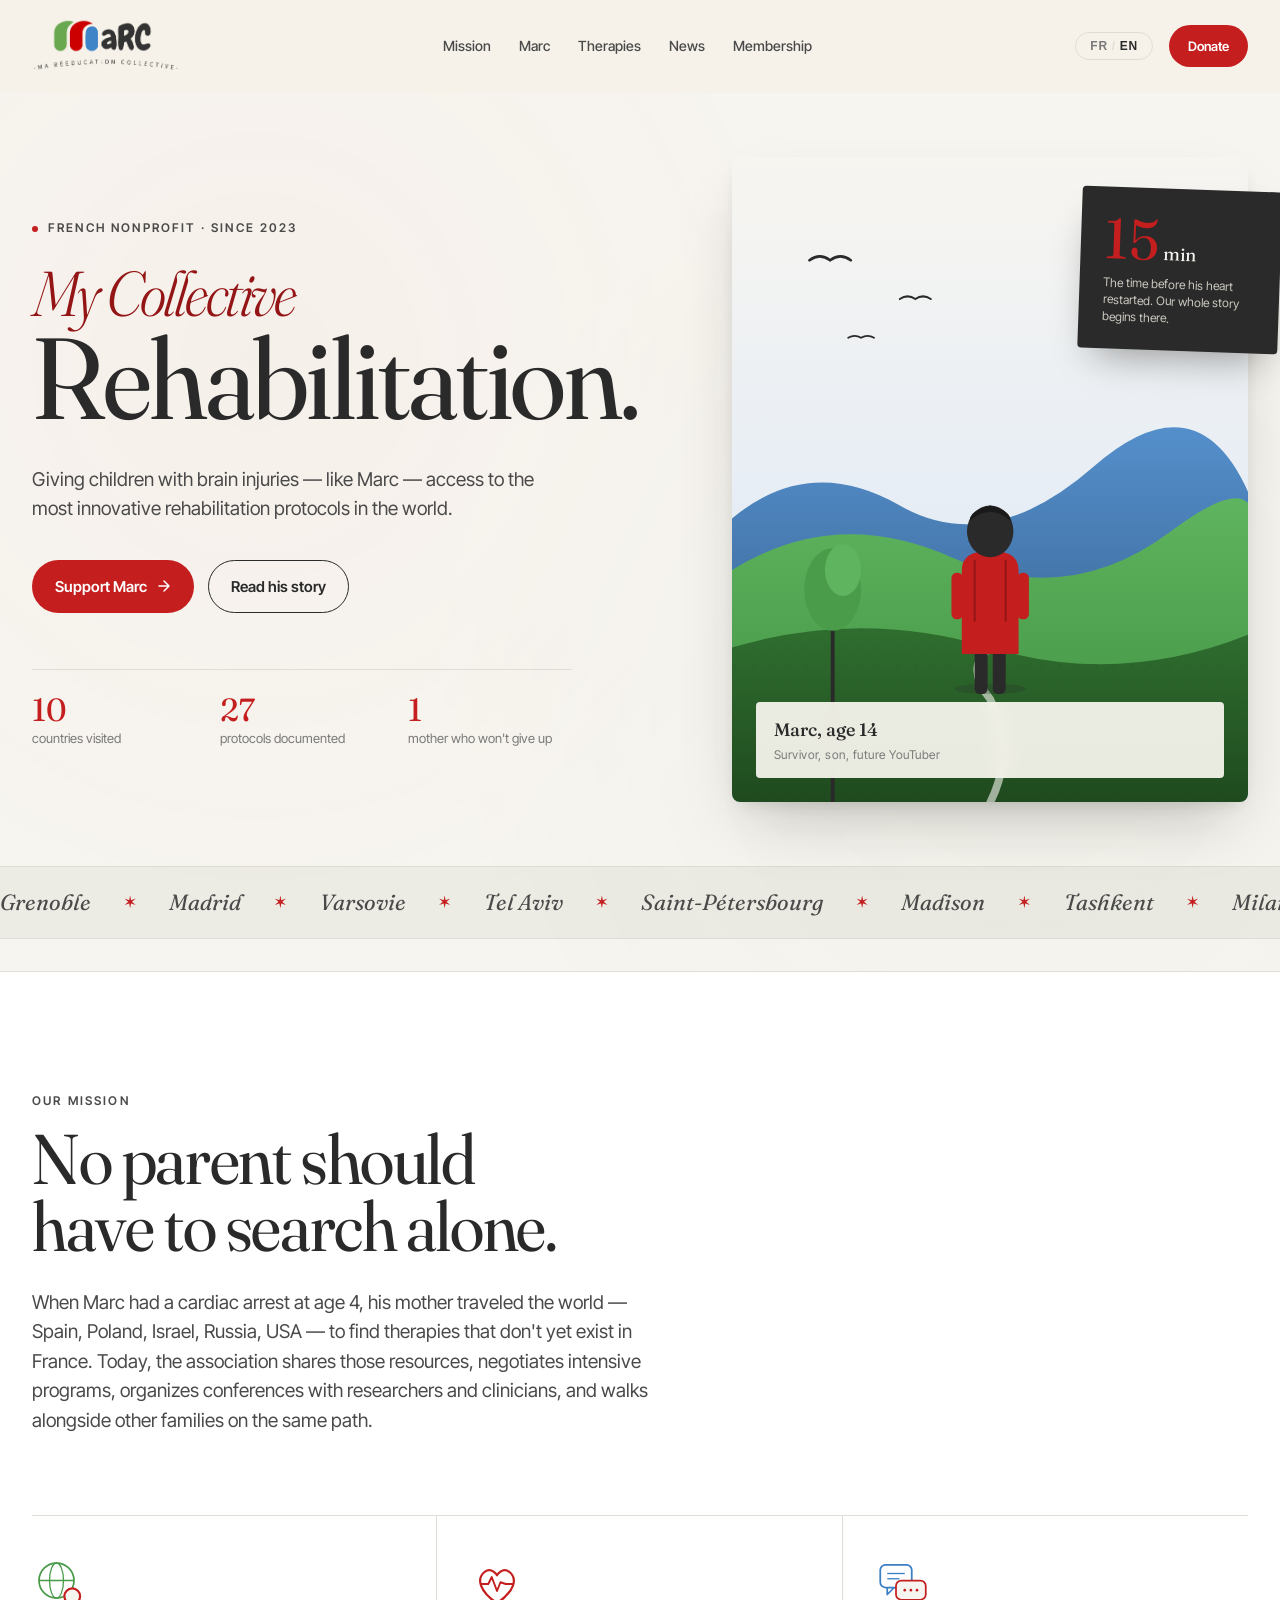
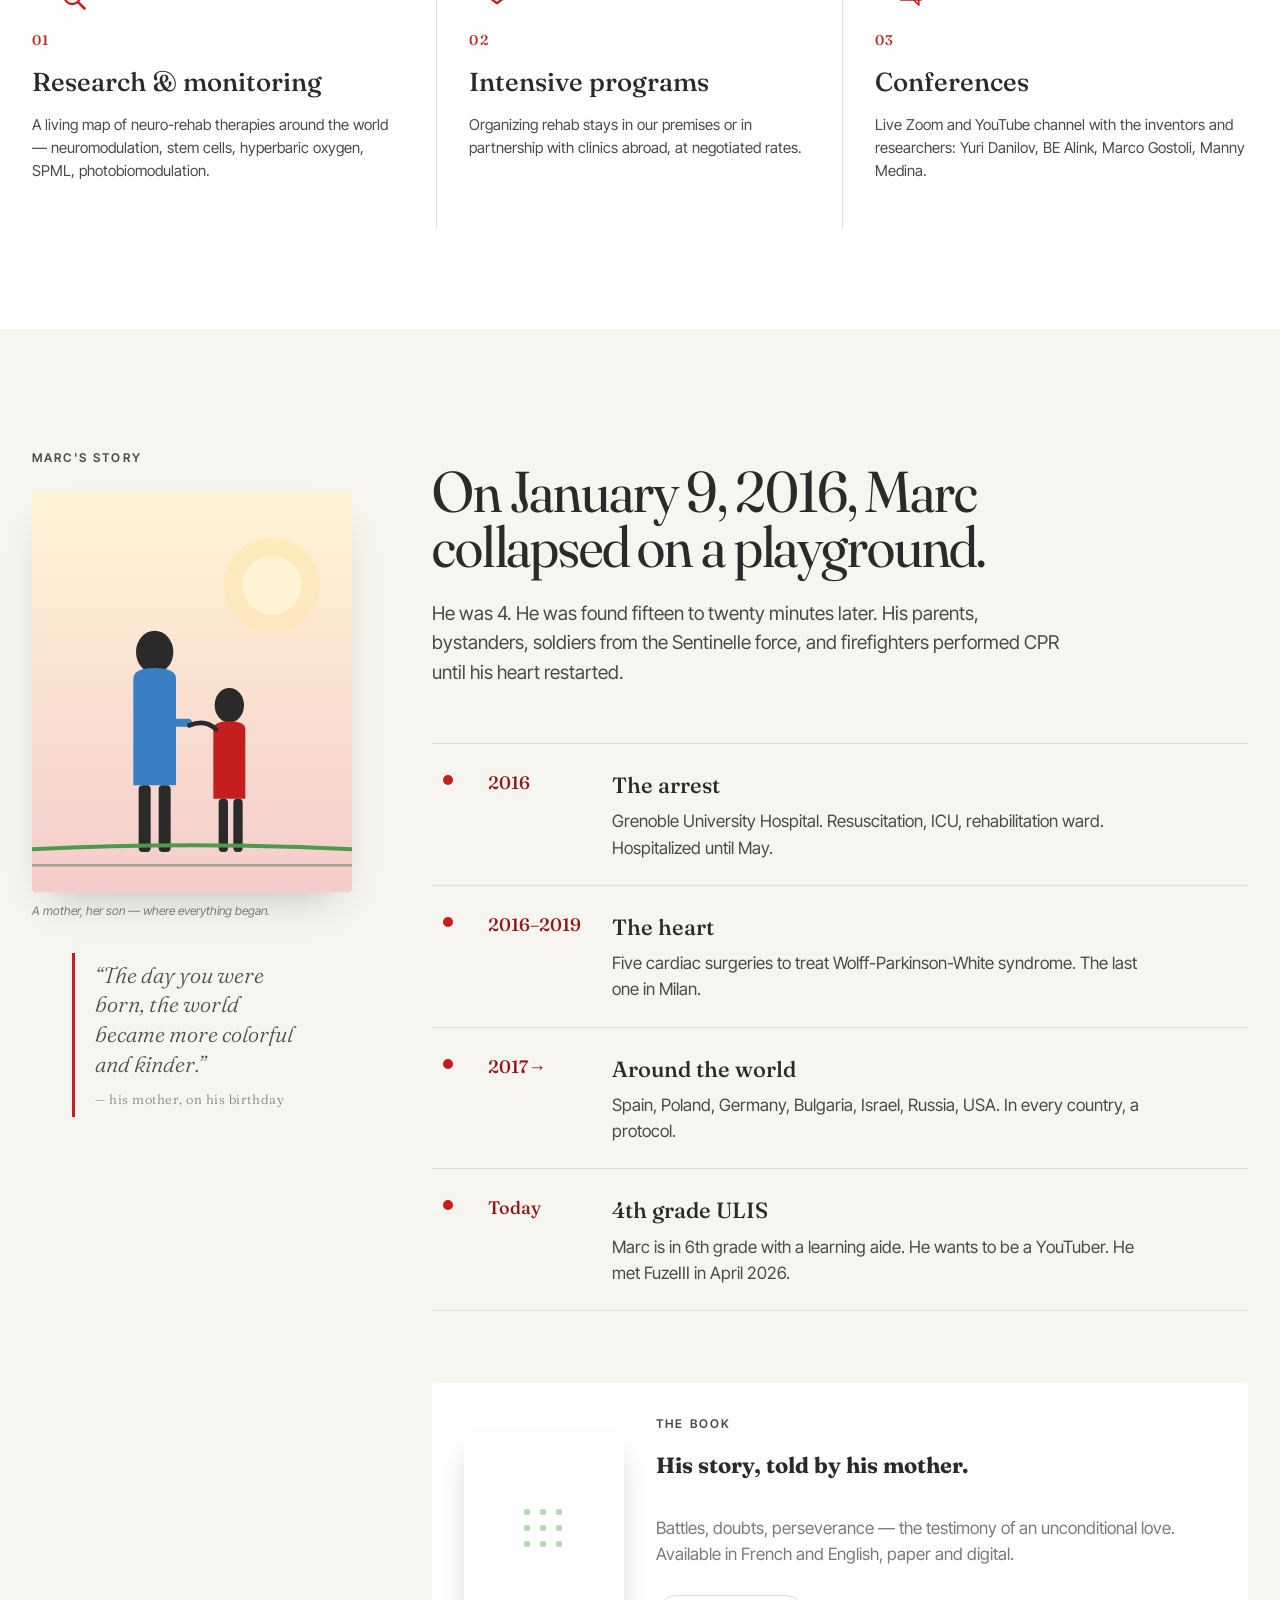
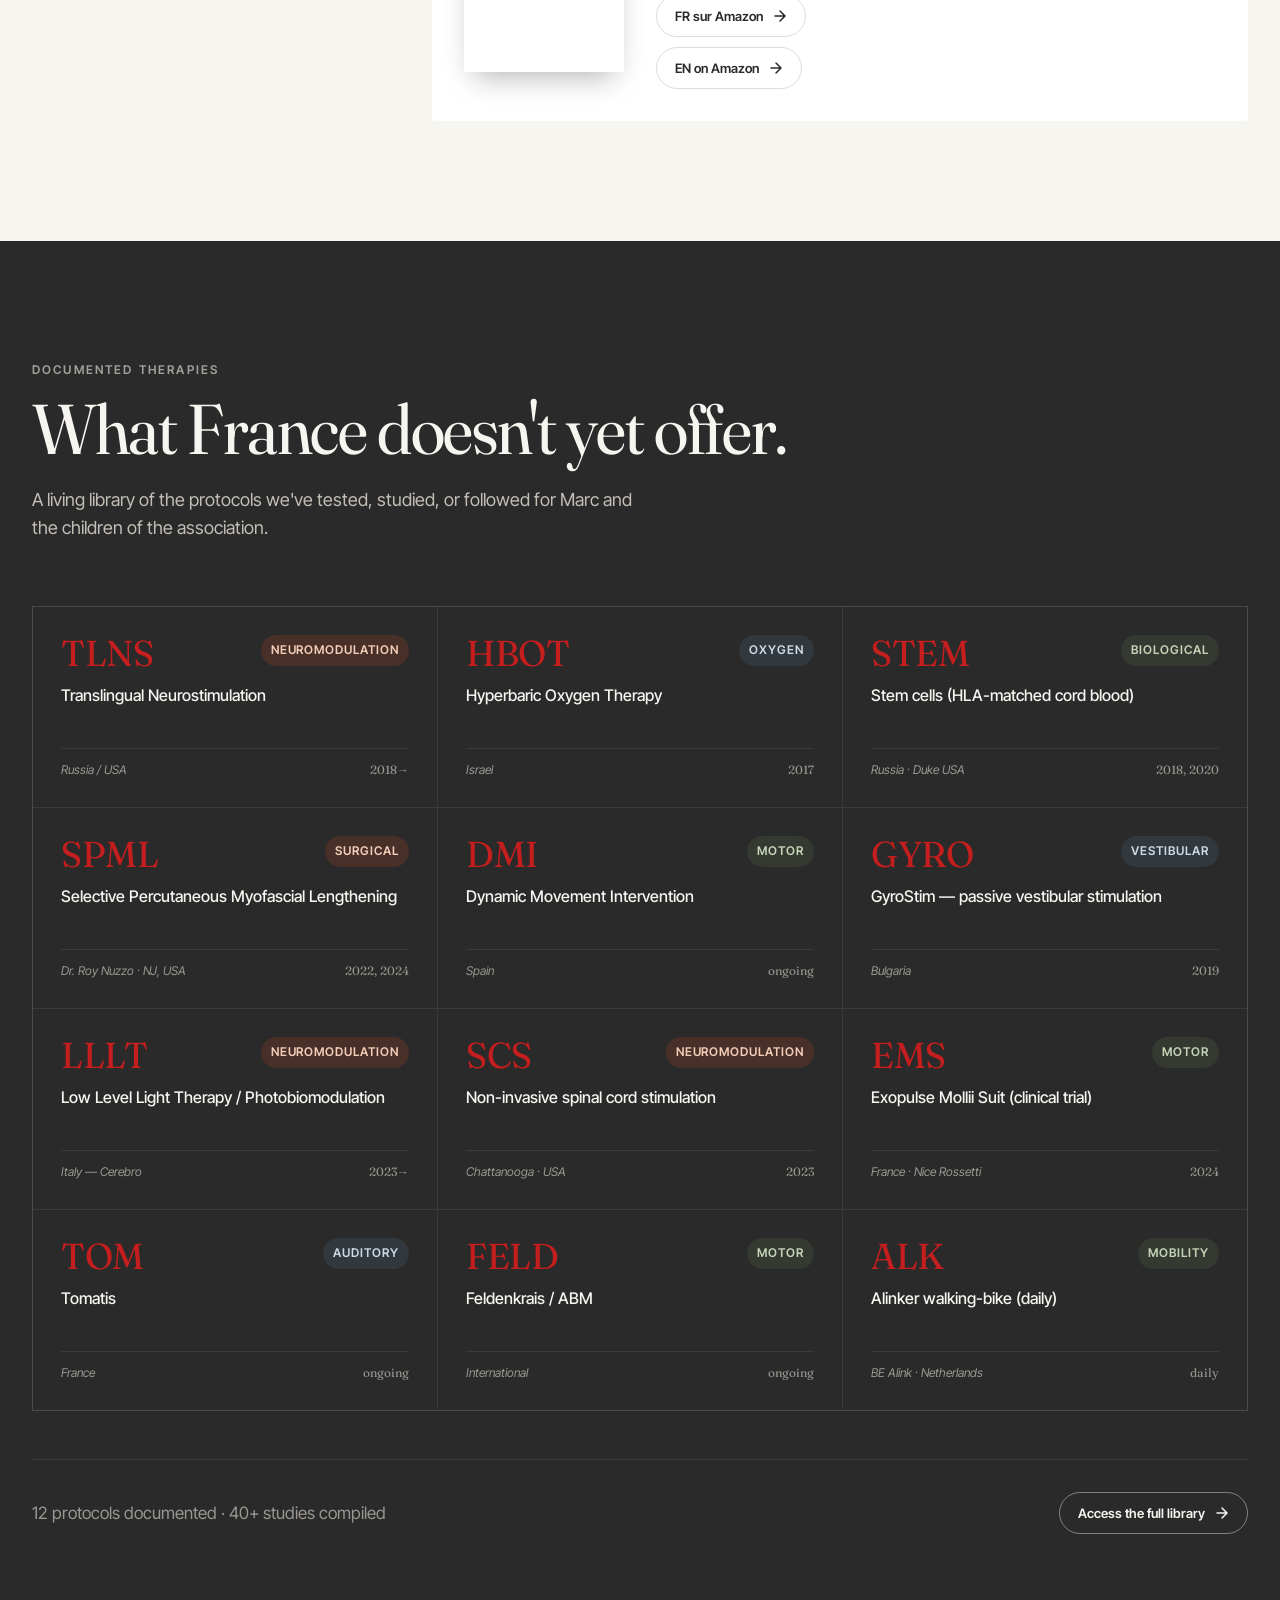
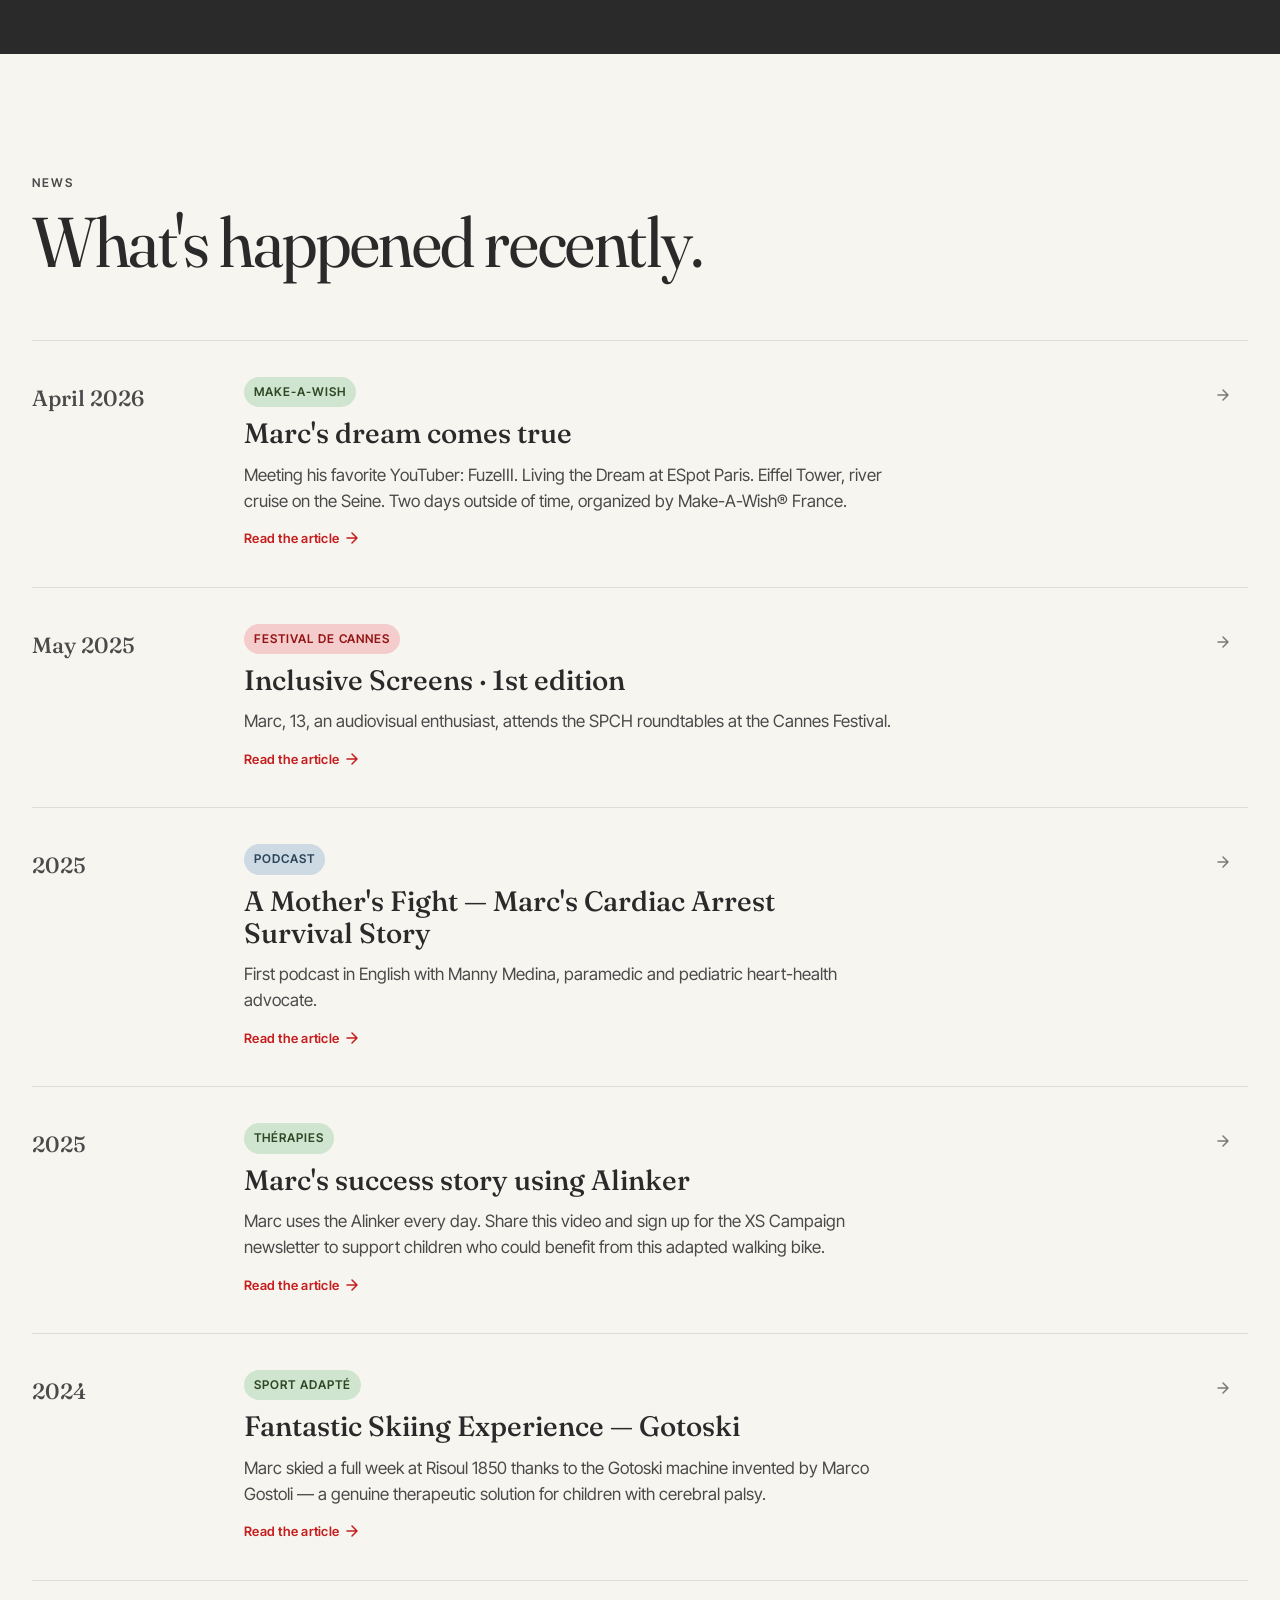
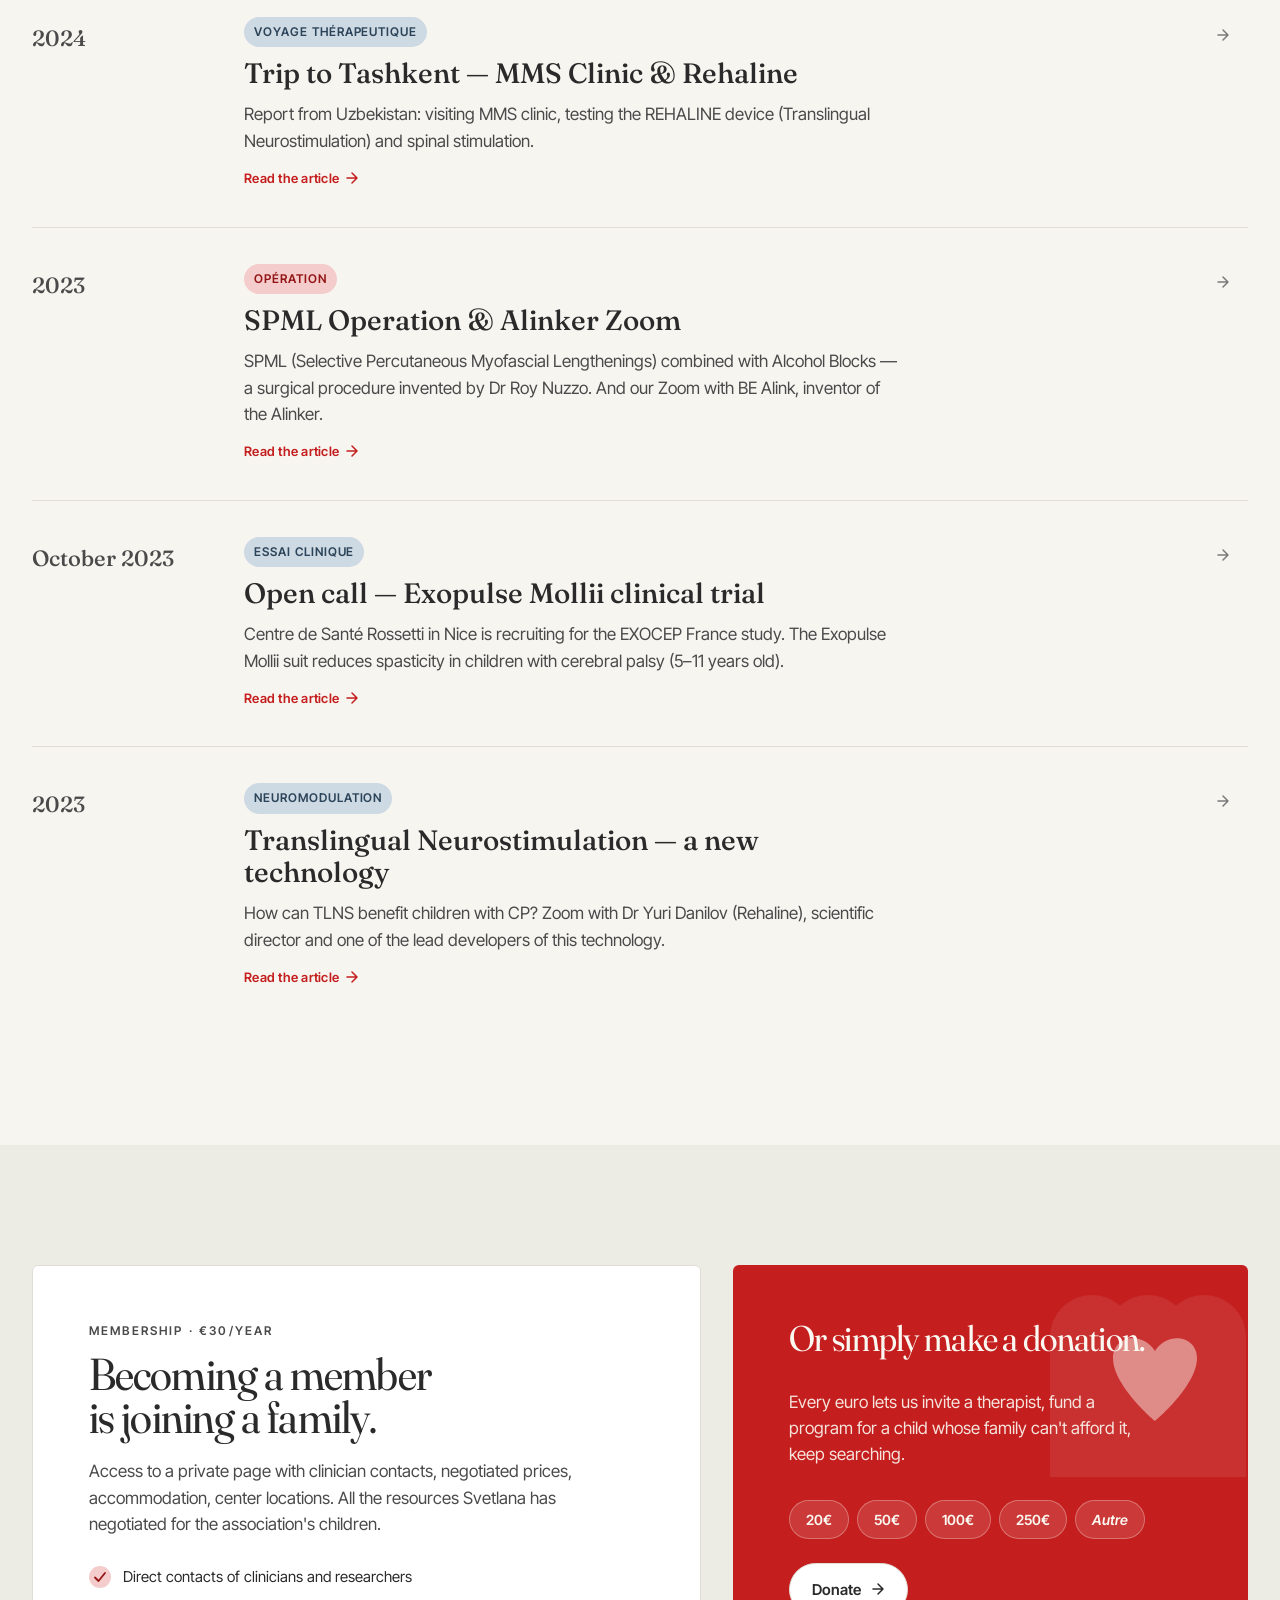
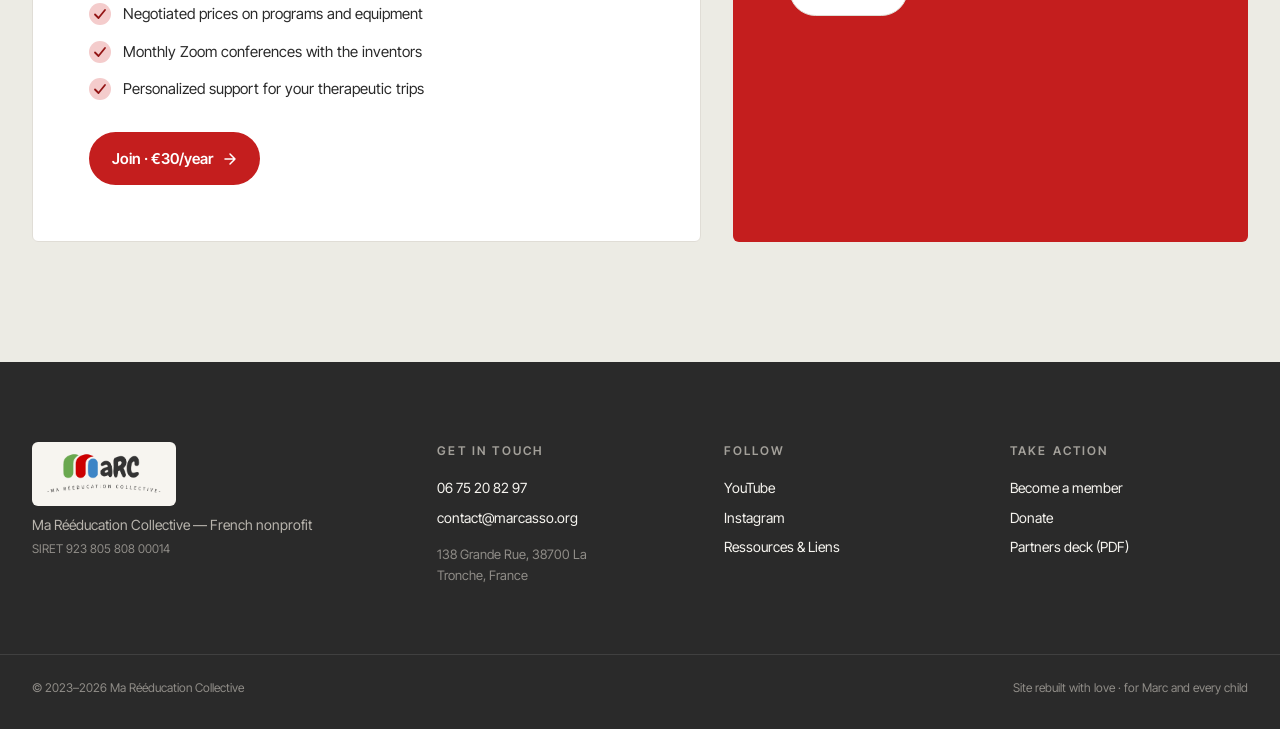
<file: index.html>
<!DOCTYPE html>
<html lang="fr">
<head>
  <meta charset="UTF-8">
  <meta name="viewport" content="width=device-width, initial-scale=1.0">
  <title>marc·asso — Ma Rééducation Collective</title>

  <link rel="preconnect" href="https://fonts.googleapis.com">
  <link rel="preconnect" href="https://fonts.gstatic.com" crossorigin>
  <link href="https://fonts.googleapis.com/css2?family=Fraunces:opsz,wght@9..144,300;9..144,400;9..144,500;9..144,600&family=Inter+Tight:wght@400;500;600;700&display=swap" rel="stylesheet">

  <link rel="stylesheet" href="style.css">
  <link rel="stylesheet" href="assets/css/page.css">
</head>
<body data-screen-label="Homepage">

  <!-- Page is composed from one mount point per section.
       Each section's HTML is generated by its own JS module under js/sections/.
       Articles live in articles/ and are listed in articles/index.json. -->

  <div id="app-header"></div>
  <main>
    <div id="app-hero"></div>
    <div id="app-mission"></div>
    <div id="app-story"></div>
    <div id="app-therapies"></div>
    <div id="app-news"></div>
    <div id="app-join"></div>
  </main>
  <div id="app-footer"></div>

  <!-- Data + utils -->
  <script src="assets/js/utils.js"></script>
  <script src="assets/js/data.js"></script>

  <!-- Sections — one file each -->
  <script src="assets/js/sections/header.js"></script>
  <script src="assets/js/sections/hero.js"></script>
  <script src="assets/js/sections/mission.js"></script>
  <script src="assets/js/sections/story.js"></script>
  <script src="assets/js/sections/therapies.js"></script>
  <script src="assets/js/sections/news.js"></script>
  <script src="assets/js/sections/join.js"></script>
  <script src="assets/js/sections/footer.js"></script>

  <!-- Boot -->
  <script src="assets/js/app.js"></script>
</body>
</html>
</file>
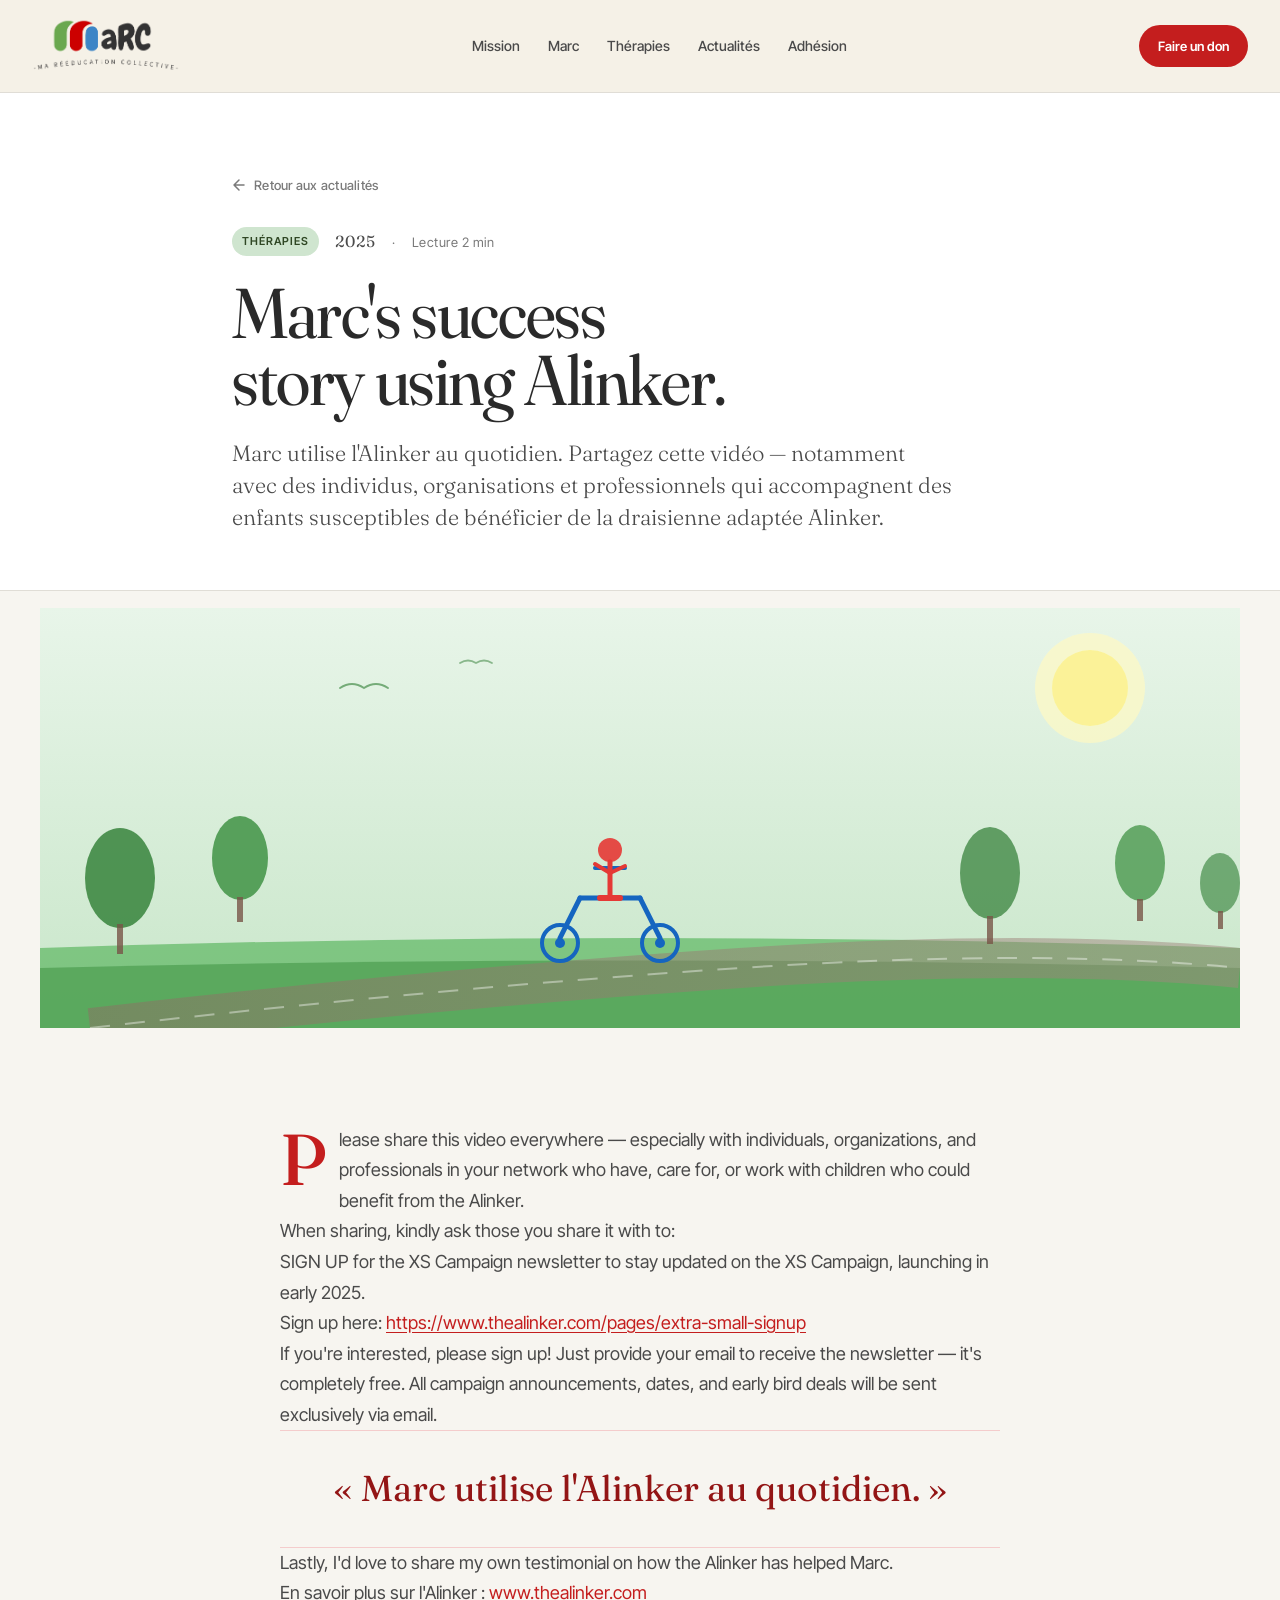
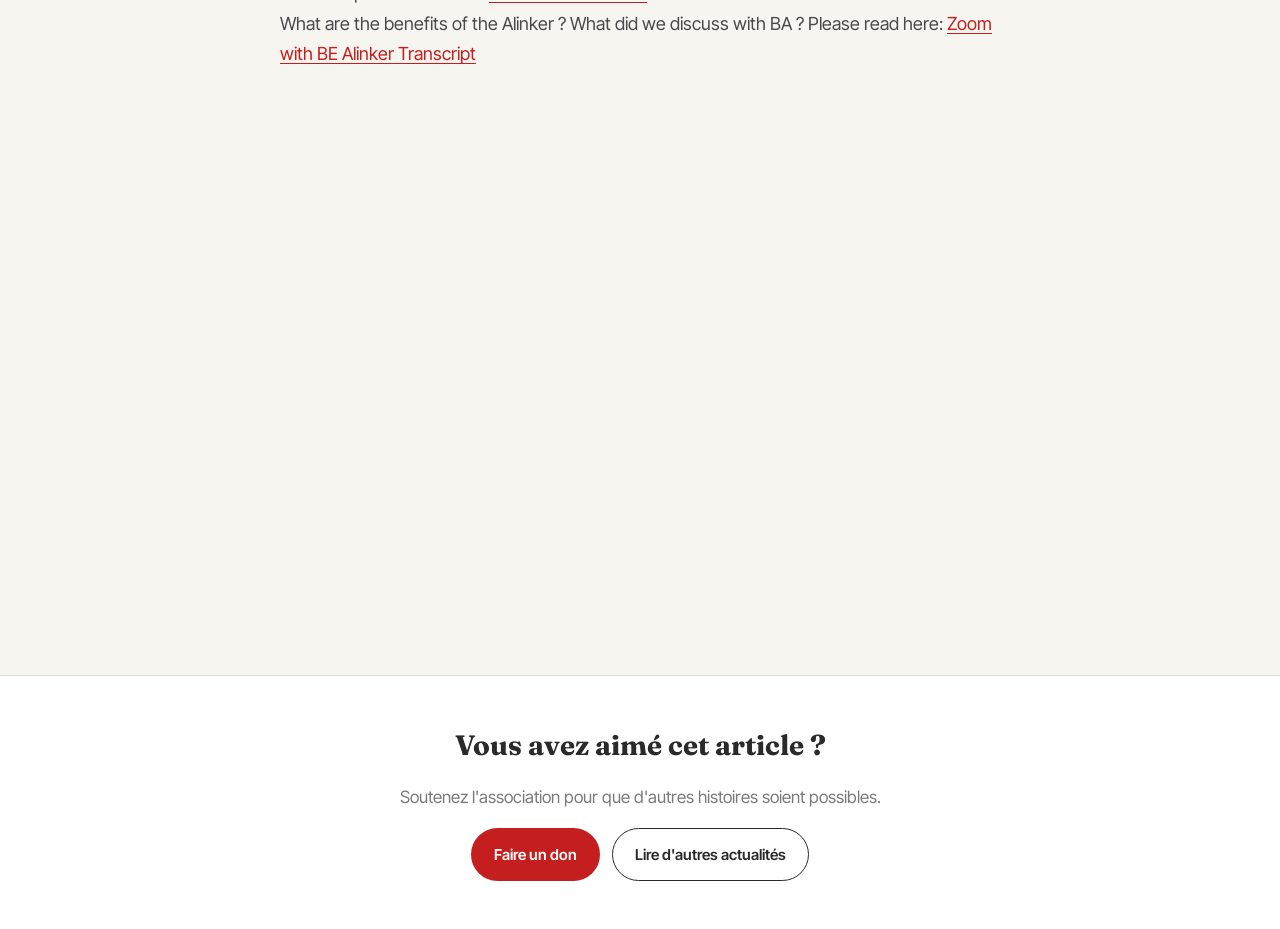
<file: articles/alinker-2025.html>
<!DOCTYPE html>
<html lang="fr">
<head>
<meta charset="UTF-8">
<meta name="viewport" content="width=device-width, initial-scale=1.0">
<title>Marc's success story using Alinker — marc·asso</title>
<link rel="preconnect" href="https://fonts.googleapis.com">
<link rel="preconnect" href="https://fonts.gstatic.com" crossorigin>
<link href="https://fonts.googleapis.com/css2?family=Fraunces:opsz,wght@9..144,300;9..144,400;9..144,500;9..144,600&family=Inter+Tight:wght@400;500;600;700&display=swap" rel="stylesheet">
<link rel="stylesheet" href="../style.css">
<link rel="stylesheet" href="../assets/css/page.css">
<link rel="stylesheet" href="../assets/css/article.css">
</head>
<body class="article-page" data-screen-label="Article — Alinker 2025">

<!-- Slim header (re-used minimal version) -->
<header class="site-header is-scrolled">
  <div class="wrap header-inner">
    <a href="../index.html" class="brand">
      <img src="../assets/images/logo.png" alt="MaRC — Ma Rééducation Collective" class="brand-mark"/>
    </a>
    <nav class="site-nav">
      <a href="../index.html#mission">Mission</a>
      <a href="../index.html#marc">Marc</a>
      <a href="../index.html#therapies">Thérapies</a>
      <a href="../index.html#news">Actualités</a>
      <a href="../index.html#join">Adhésion</a>
    </nav>
    <div class="header-actions">
      <a href="../index.html#join" class="btn btn-primary btn-sm">Faire un don</a>
    </div>
  </div>
</header>

<!-- HERO -->
<section class="article-hero">
  <div class="wrap-narrow">
    <a href="../index.html#news" class="article-back">
      <svg width="14" height="14" viewBox="0 0 14 14" fill="none"><path d="M12 7H2M2 7L7 2M2 7L7 12" stroke="currentColor" stroke-width="1.5" stroke-linecap="round" stroke-linejoin="round"/></svg>
      Retour aux actualités
    </a>
    <div class="article-meta">
      <span class="tag tag-leaf">Thérapies</span>
      <span class="article-date">2025</span>
      <span>·</span>
      <span>Lecture 2 min</span>
    </div>
    <h1 class="display article-title">Marc's success story using Alinker.</h1>
    <p class="article-lede">
      Marc utilise l'Alinker au quotidien. Partagez cette vidéo — notamment avec des individus,
      organisations et professionnels qui accompagnent des enfants susceptibles de bénéficier
      de la draisienne adaptée Alinker.
    </p>
  </div>
</section>

<!-- COVER illustration -->
<figure class="article-cover">
  <svg viewBox="0 0 1200 420" preserveAspectRatio="xMidYMid slice">
    <defs>
      <linearGradient id="alinker-sky" x1="0" x2="0" y1="0" y2="1">
        <stop offset="0" stop-color="#e8f5e9"/>
        <stop offset="1" stop-color="#c8e6c9"/>
      </linearGradient>
      <linearGradient id="path-grad" x1="0" x2="1" y1="0" y2="0">
        <stop offset="0" stop-color="#8d6e63"/>
        <stop offset="1" stop-color="#a1887f"/>
      </linearGradient>
    </defs>
    <!-- Sky -->
    <rect width="1200" height="420" fill="url(#alinker-sky)"/>
    <!-- Ground -->
    <path d="M 0 340 Q 600 320, 1200 340 L 1200 420 L 0 420 Z" fill="#4caf50" opacity="0.6"/>
    <path d="M 0 360 Q 600 345, 1200 360 L 1200 420 L 0 420 Z" fill="#388e3c" opacity="0.5"/>
    <!-- Path / road -->
    <path d="M 50 420 Q 400 380, 700 360 Q 1000 340, 1200 360" stroke="url(#path-grad)" stroke-width="40" fill="none" opacity="0.5"/>
    <!-- Path dashes -->
    <path d="M 50 420 Q 400 380, 700 360 Q 1000 340, 1200 360" stroke="#fff" stroke-width="2" fill="none" opacity="0.4" stroke-dasharray="20,15"/>
    <!-- Trees -->
    <g>
      <ellipse cx="80" cy="270" rx="35" ry="50" fill="#2e7d32" opacity="0.8"/>
      <rect x="77" y="316" width="6" height="30" fill="#795548" opacity="0.8"/>
      <ellipse cx="200" cy="250" rx="28" ry="42" fill="#388e3c" opacity="0.8"/>
      <rect x="197" y="289" width="6" height="25" fill="#795548" opacity="0.8"/>
      <ellipse cx="950" cy="265" rx="30" ry="46" fill="#2e7d32" opacity="0.7"/>
      <rect x="947" y="308" width="6" height="28" fill="#795548" opacity="0.8"/>
      <ellipse cx="1100" cy="255" rx="25" ry="38" fill="#388e3c" opacity="0.7"/>
      <rect x="1097" y="291" width="6" height="22" fill="#795548" opacity="0.8"/>
      <ellipse cx="1180" cy="275" rx="20" ry="30" fill="#2e7d32" opacity="0.6"/>
      <rect x="1178" y="303" width="5" height="18" fill="#795548" opacity="0.8"/>
    </g>
    <!-- Alinker silhouette (walking bike) -->
    <g transform="translate(500, 270)">
      <!-- Frame -->
      <line x1="40" y1="20" x2="100" y2="20" stroke="#1565c0" stroke-width="5" stroke-linecap="round"/>
      <line x1="40" y1="20" x2="20" y2="60" stroke="#1565c0" stroke-width="5" stroke-linecap="round"/>
      <line x1="100" y1="20" x2="120" y2="60" stroke="#1565c0" stroke-width="5" stroke-linecap="round"/>
      <line x1="70" y1="20" x2="70" y2="-10" stroke="#1565c0" stroke-width="4" stroke-linecap="round"/>
      <!-- Handlebar -->
      <line x1="55" y1="-10" x2="85" y2="-10" stroke="#1565c0" stroke-width="4" stroke-linecap="round"/>
      <!-- Seat -->
      <line x1="60" y1="20" x2="80" y2="20" stroke="#e53935" stroke-width="6" stroke-linecap="round"/>
      <!-- Wheels -->
      <circle cx="20" cy="65" r="18" fill="none" stroke="#1565c0" stroke-width="4"/>
      <circle cx="120" cy="65" r="18" fill="none" stroke="#1565c0" stroke-width="4"/>
      <circle cx="20" cy="65" r="5" fill="#1565c0"/>
      <circle cx="120" cy="65" r="5" fill="#1565c0"/>
      <!-- Person silhouette -->
      <circle cx="70" cy="-28" r="12" fill="#e53935" opacity="0.9"/>
      <line x1="70" y1="-16" x2="70" y2="20" stroke="#e53935" stroke-width="5" stroke-linecap="round"/>
      <line x1="70" y1="-5" x2="55" y2="-14" stroke="#e53935" stroke-width="4" stroke-linecap="round"/>
      <line x1="70" y1="-5" x2="85" y2="-12" stroke="#e53935" stroke-width="4" stroke-linecap="round"/>
    </g>
    <!-- Sun -->
    <circle cx="1050" cy="80" r="55" fill="#fff9c4" opacity="0.7"/>
    <circle cx="1050" cy="80" r="38" fill="#fff176" opacity="0.6"/>
    <!-- Birds -->
    <path d="M 300 80 q 12 -8 24 0 q 12 -8 24 0" stroke="#2e7d32" stroke-width="2" fill="none" stroke-linecap="round" opacity="0.6"/>
    <path d="M 420 55 q 8 -5 16 0 q 8 -5 16 0" stroke="#2e7d32" stroke-width="1.8" fill="none" stroke-linecap="round" opacity="0.5"/>
  </svg>
</figure>

<!-- BODY -->
<article class="wrap-narrow article-body">

<p>
  Please share this video everywhere — especially with individuals, organizations,
  and professionals in your network who have, care for, or work with children who
  could benefit from the Alinker.
</p>

<p>When sharing, kindly ask those you share it with to:</p>

<p>
  SIGN UP for the XS Campaign newsletter to stay updated on the XS Campaign,
  launching in early 2025.
</p>

<p>
  Sign up here: <a href="https://www.thealinker.com/pages/extra-small-signup" target="_blank" rel="noopener">https://www.thealinker.com/pages/extra-small-signup</a>
</p>

<p>
  If you're interested, please sign up! Just provide your email to receive the
  newsletter — it's completely free. All campaign announcements, dates, and early
  bird deals will be sent exclusively via email.
</p>

<p class="article-pull">
  « Marc utilise l'Alinker au quotidien. »
</p>

<p>
  Lastly, I'd love to share my own testimonial on how the Alinker has helped Marc.
</p>

<p>
  En savoir plus sur l'Alinker : <a href="https://www.thealinker.com/" target="_blank" rel="noopener">www.thealinker.com</a>
</p>

<p>
  What are the benefits of the Alinker ? What did we discuss with BA ?
  Please read here: <a href="https://marcasso.org/wp-content/uploads/2024/01/Zoom-with-BE-Alinker-Transcript.pdf" target="_blank" rel="noopener">Zoom with BE Alinker Transcript</a>
</p>

<iframe title="Marc XS Alinker Testimonial" width="800" height="450" src="https://www.youtube.com/embed/JWxhQ8vRp_Y?feature=oembed" frameborder="0" allow="accelerometer; autoplay; clipboard-write; encrypted-media; gyroscope; picture-in-picture; web-share" referrerpolicy="strict-origin-when-cross-origin" allowfullscreen=""></iframe>

</article>

<!-- FOOTER CTA -->
<section class="article-foot">
  <div class="wrap-narrow">
    <h2 class="article-foot-title">Vous avez aimé cet article ?</h2>
    <p class="muted">Soutenez l'association pour que d'autres histoires soient possibles.</p>
    <div class="article-foot-actions">
      <a href="../index.html#join" class="btn btn-primary">Faire un don</a>
      <a href="../index.html#news" class="btn btn-ghost">Lire d'autres actualités</a>
    </div>
  </div>
</section>

</body>
</html>
</file>
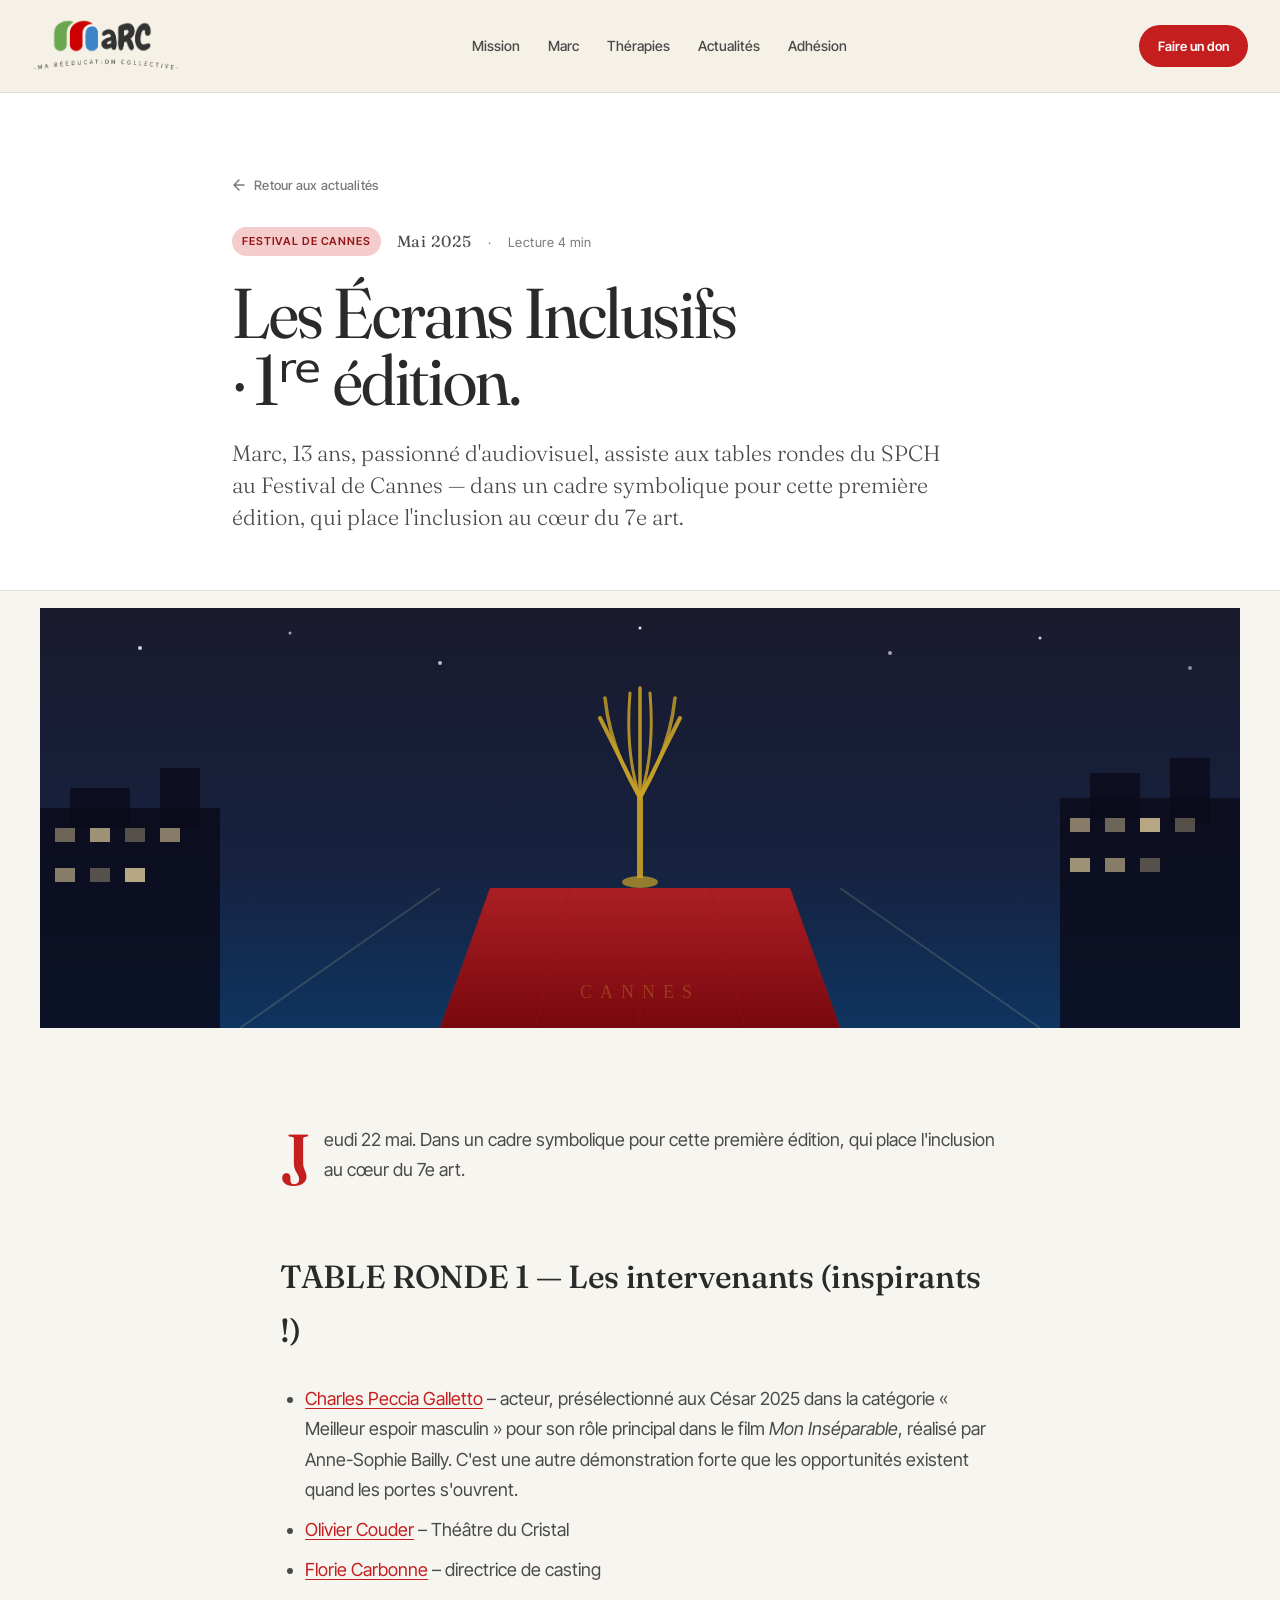
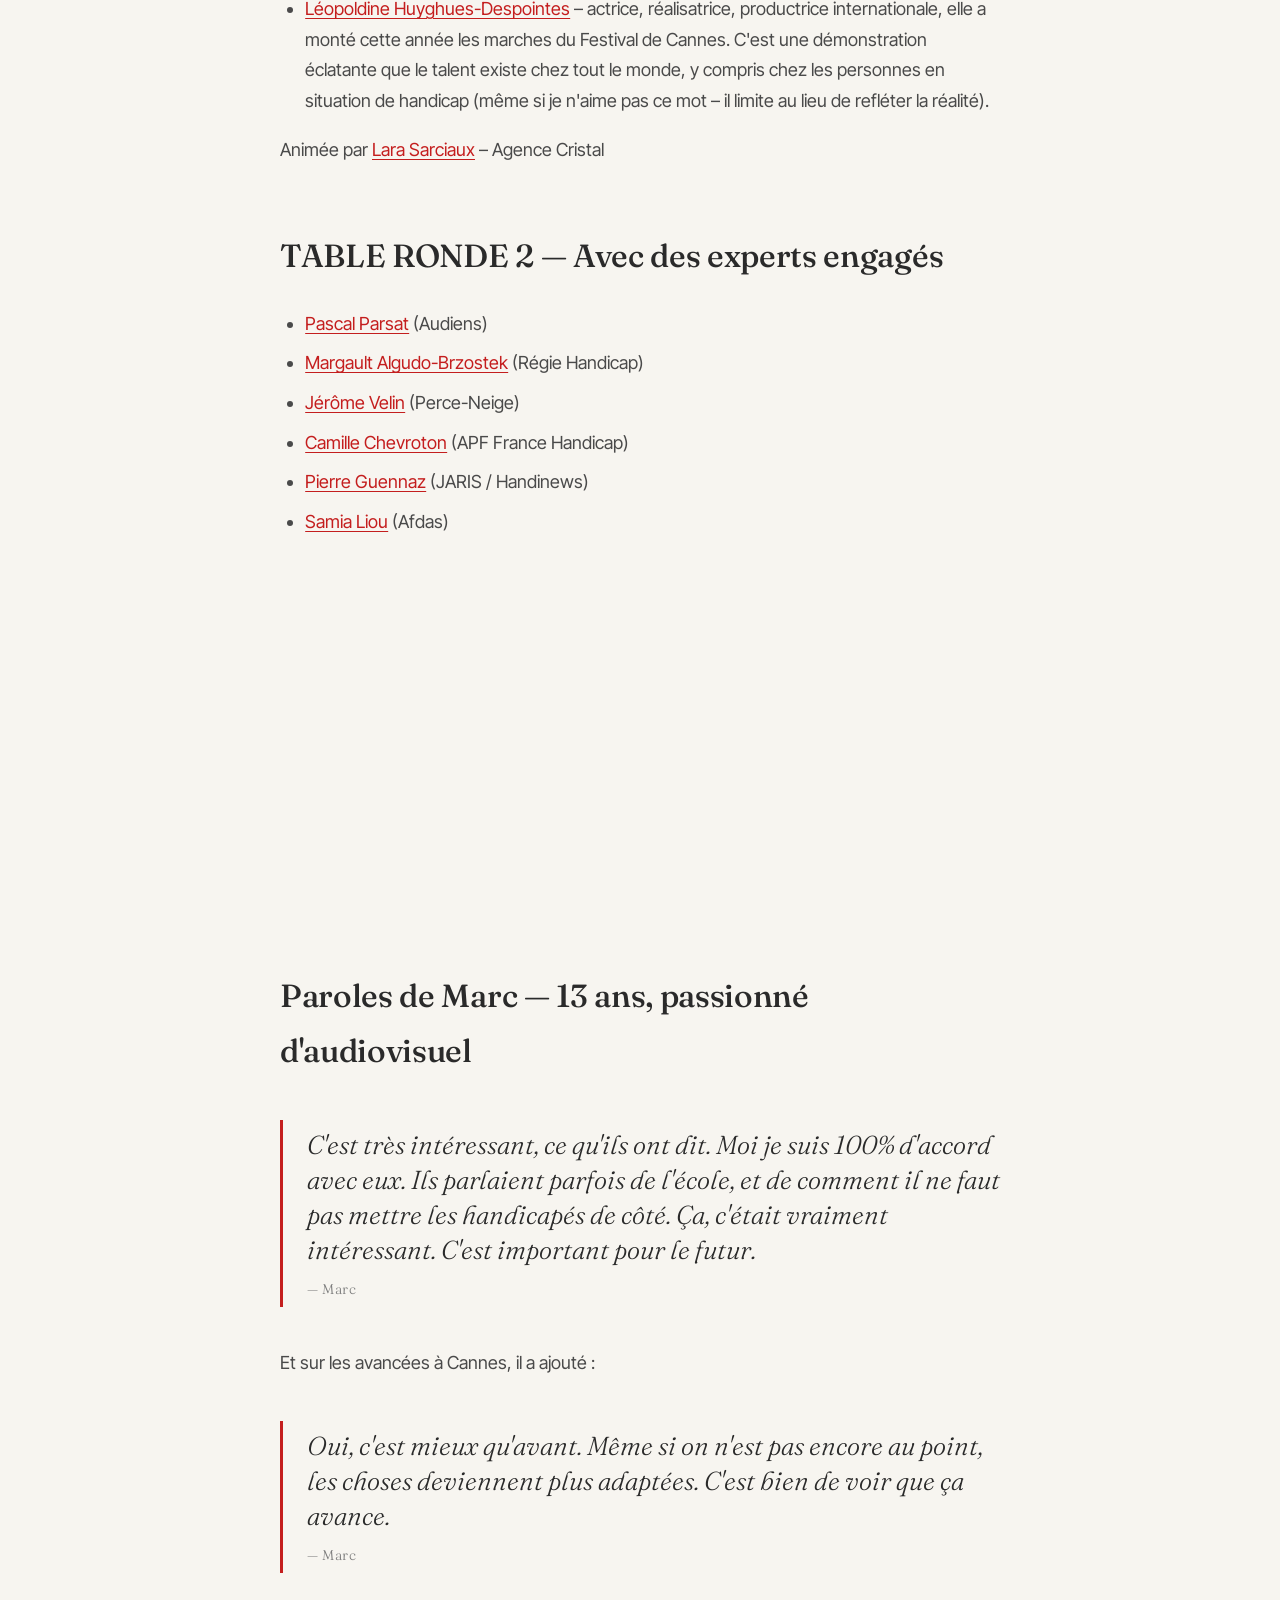
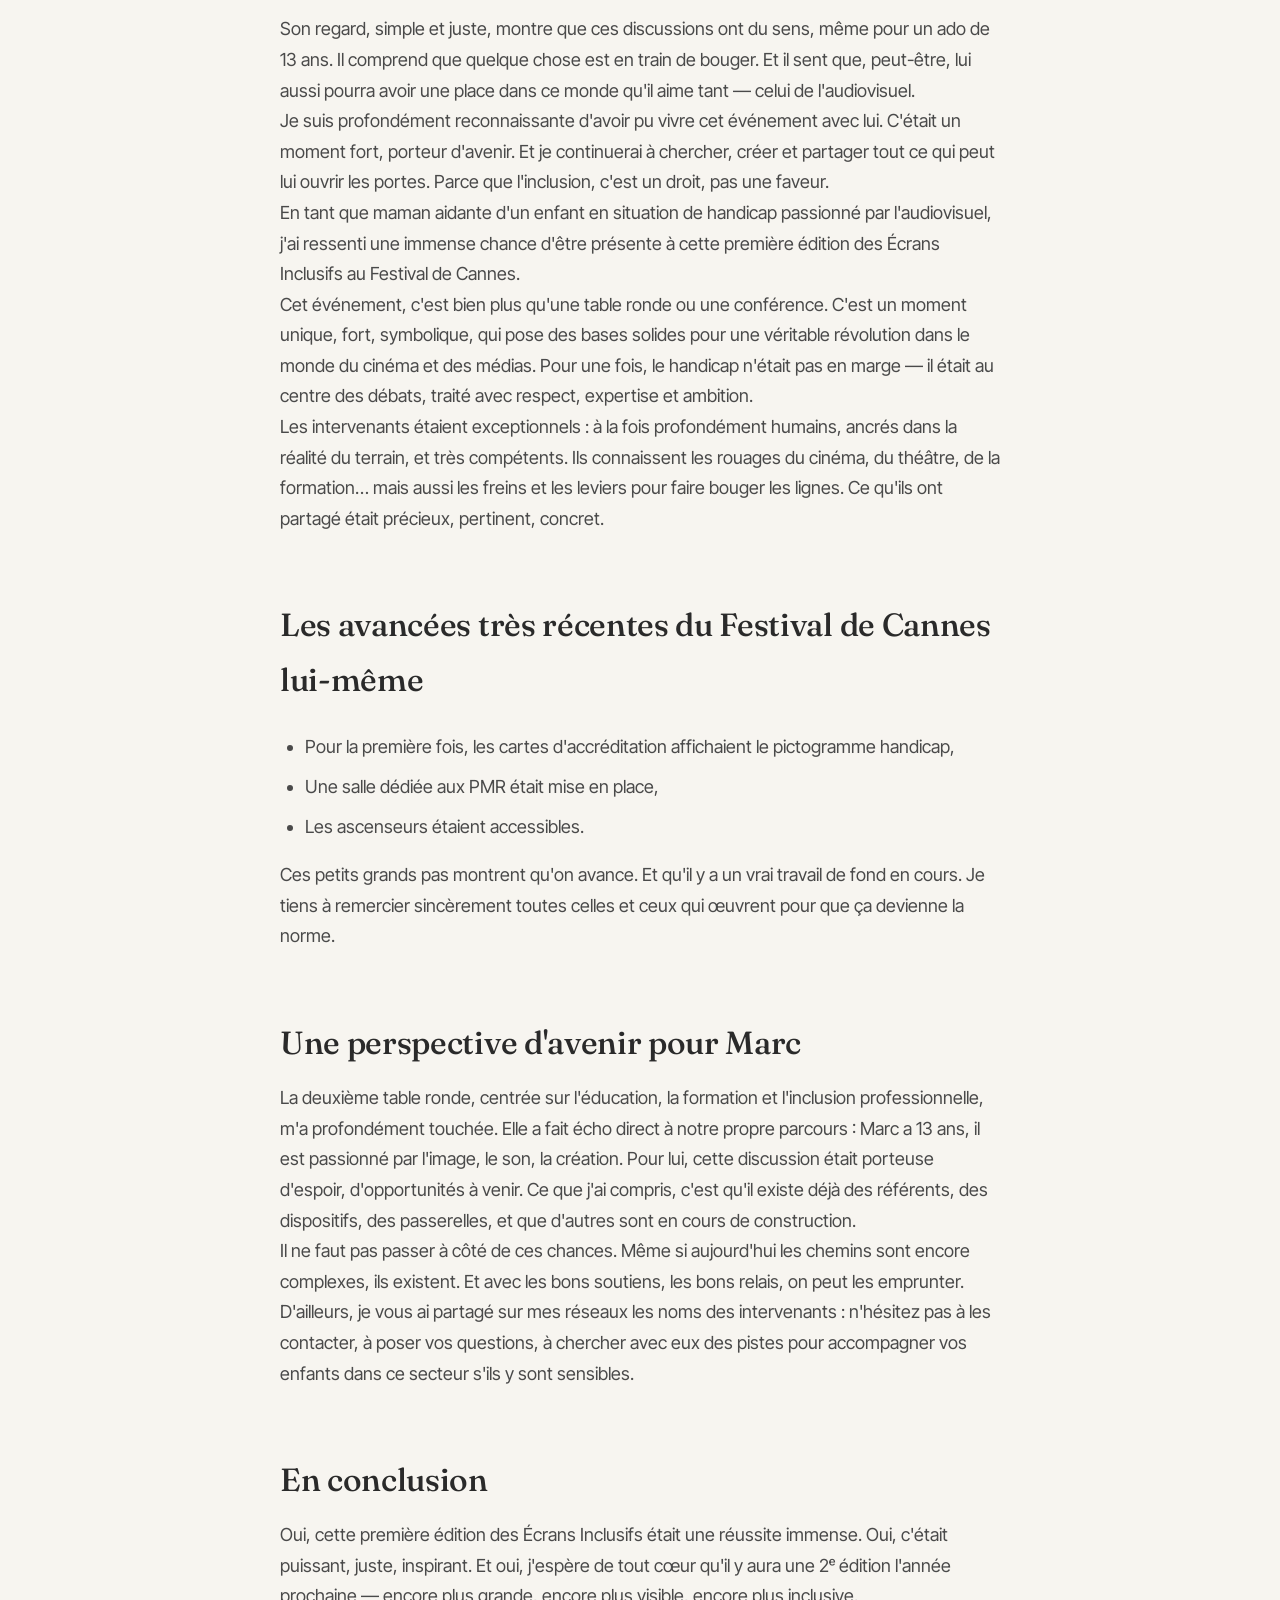
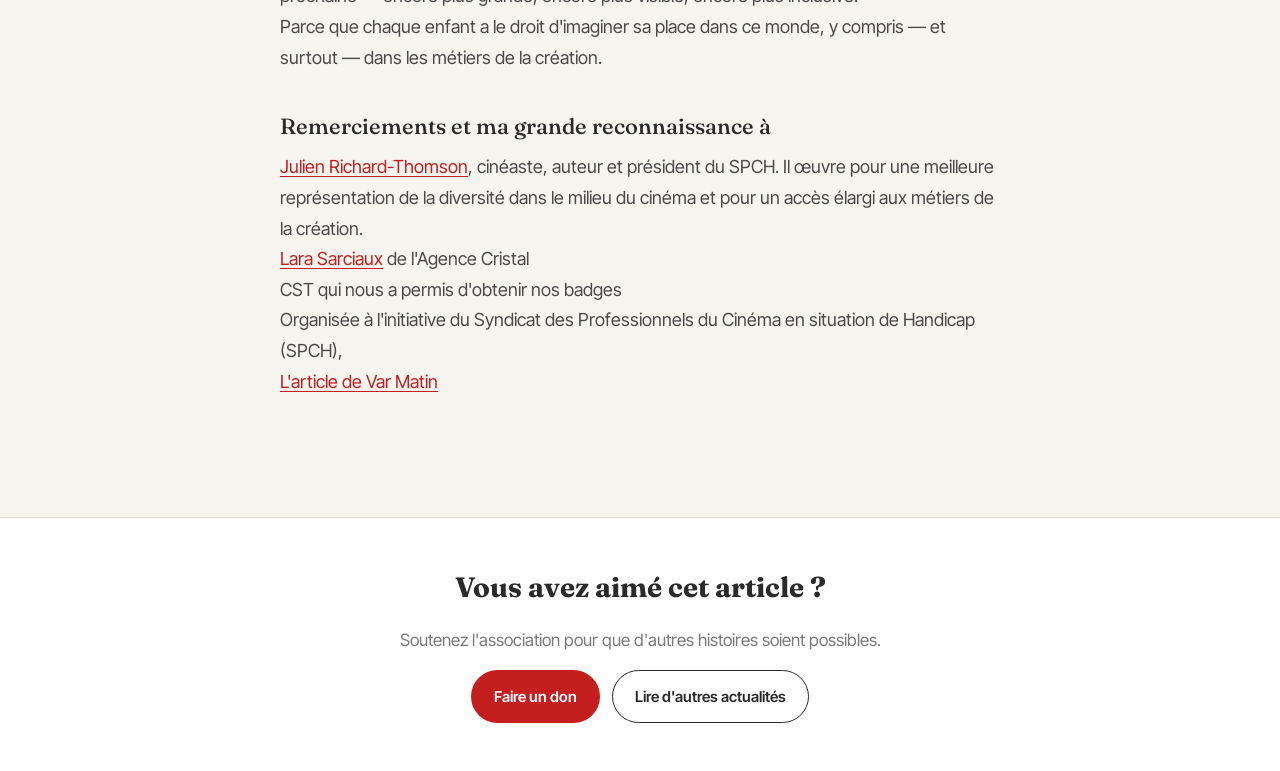
<file: articles/cannes-2025.html>
<!DOCTYPE html>
<html lang="fr">
<head>
<meta charset="UTF-8">
<meta name="viewport" content="width=device-width, initial-scale=1.0">
<title>Les Écrans Inclusifs · 1ʳᵉ édition — marc·asso</title>
<link rel="preconnect" href="https://fonts.googleapis.com">
<link rel="preconnect" href="https://fonts.gstatic.com" crossorigin>
<link href="https://fonts.googleapis.com/css2?family=Fraunces:opsz,wght@9..144,300;9..144,400;9..144,500;9..144,600&family=Inter+Tight:wght@400;500;600;700&display=swap" rel="stylesheet">
<link rel="stylesheet" href="../style.css">
<link rel="stylesheet" href="../assets/css/page.css">
<link rel="stylesheet" href="../assets/css/article.css">
</head>
<body class="article-page" data-screen-label="Article — Festival de Cannes 2025">

<!-- Slim header (re-used minimal version) -->
<header class="site-header is-scrolled">
  <div class="wrap header-inner">
    <a href="../index.html" class="brand">
      <img src="../assets/images/logo.png" alt="MaRC — Ma Rééducation Collective" class="brand-mark"/>
    </a>
    <nav class="site-nav">
      <a href="../index.html#mission">Mission</a>
      <a href="../index.html#marc">Marc</a>
      <a href="../index.html#therapies">Thérapies</a>
      <a href="../index.html#news">Actualités</a>
      <a href="../index.html#join">Adhésion</a>
    </nav>
    <div class="header-actions">
      <a href="../index.html#join" class="btn btn-primary btn-sm">Faire un don</a>
    </div>
  </div>
</header>

<!-- HERO -->
<section class="article-hero">
  <div class="wrap-narrow">
    <a href="../index.html#news" class="article-back">
      <svg width="14" height="14" viewBox="0 0 14 14" fill="none"><path d="M12 7H2M2 7L7 2M2 7L7 12" stroke="currentColor" stroke-width="1.5" stroke-linecap="round" stroke-linejoin="round"/></svg>
      Retour aux actualités
    </a>
    <div class="article-meta">
      <span class="tag tag-accent">Festival de Cannes</span>
      <span class="article-date">Mai 2025</span>
      <span>·</span>
      <span>Lecture 4 min</span>
    </div>
    <h1 class="display article-title">Les Écrans Inclusifs · 1ʳᵉ édition.</h1>
    <p class="article-lede">
      Marc, 13 ans, passionné d'audiovisuel, assiste aux tables rondes du SPCH
      au Festival de Cannes — dans un cadre symbolique pour cette première édition,
      qui place l'inclusion au cœur du 7e art.
    </p>
  </div>
</section>

<!-- COVER illustration -->
<figure class="article-cover">
  <svg viewBox="0 0 1200 420" preserveAspectRatio="xMidYMid slice">
    <defs>
      <linearGradient id="cannes-sky" x1="0" x2="0" y1="0" y2="1">
        <stop offset="0" stop-color="#1a1a2e"/>
        <stop offset="0.6" stop-color="#16213e"/>
        <stop offset="1" stop-color="#0f3460"/>
      </linearGradient>
      <linearGradient id="carpet-grad" x1="0" x2="0" y1="0" y2="1">
        <stop offset="0" stop-color="#c41e1e"/>
        <stop offset="1" stop-color="#8b0000"/>
      </linearGradient>
    </defs>
    <!-- Sky -->
    <rect width="1200" height="420" fill="url(#cannes-sky)"/>
    <!-- Stars -->
    <circle cx="100" cy="40" r="2" fill="#fff" opacity="0.8"/>
    <circle cx="250" cy="25" r="1.5" fill="#fff" opacity="0.6"/>
    <circle cx="400" cy="55" r="2" fill="#fff" opacity="0.7"/>
    <circle cx="600" cy="20" r="1.5" fill="#fff" opacity="0.9"/>
    <circle cx="850" cy="45" r="2" fill="#fff" opacity="0.6"/>
    <circle cx="1000" cy="30" r="1.5" fill="#fff" opacity="0.8"/>
    <circle cx="1150" cy="60" r="2" fill="#fff" opacity="0.5"/>
    <!-- Palme d'Or silhouette (center) -->
    <g transform="translate(560,30)">
      <!-- stem -->
      <rect x="37" y="160" width="6" height="80" fill="#c9a227" opacity="0.9"/>
      <!-- base -->
      <ellipse cx="40" cy="244" rx="18" ry="6" fill="#c9a227" opacity="0.7"/>
      <!-- palm fronds -->
      <path d="M40 160 Q20 120, 0 80" stroke="#c9a227" stroke-width="4" fill="none" stroke-linecap="round" opacity="0.9"/>
      <path d="M40 160 Q10 110, 5 60" stroke="#c9a227" stroke-width="3.5" fill="none" stroke-linecap="round" opacity="0.8"/>
      <path d="M40 160 Q25 115, 30 55" stroke="#c9a227" stroke-width="3" fill="none" stroke-linecap="round" opacity="0.85"/>
      <path d="M40 160 Q40 110, 40 50" stroke="#c9a227" stroke-width="3.5" fill="none" stroke-linecap="round" opacity="0.9"/>
      <path d="M40 160 Q55 115, 50 55" stroke="#c9a227" stroke-width="3" fill="none" stroke-linecap="round" opacity="0.85"/>
      <path d="M40 160 Q70 110, 75 60" stroke="#c9a227" stroke-width="3.5" fill="none" stroke-linecap="round" opacity="0.8"/>
      <path d="M40 160 Q60 120, 80 80" stroke="#c9a227" stroke-width="4" fill="none" stroke-linecap="round" opacity="0.9"/>
    </g>
    <!-- Red carpet -->
    <path d="M 400 420 L 450 280 L 750 280 L 800 420 Z" fill="url(#carpet-grad)" opacity="0.85"/>
    <!-- Carpet stripes -->
    <line x1="450" y1="280" x2="400" y2="420" stroke="#a01515" stroke-width="1" opacity="0.4"/>
    <line x1="530" y1="280" x2="495" y2="420" stroke="#a01515" stroke-width="1" opacity="0.4"/>
    <line x1="600" y1="280" x2="600" y2="420" stroke="#a01515" stroke-width="1" opacity="0.4"/>
    <line x1="670" y1="280" x2="705" y2="420" stroke="#a01515" stroke-width="1" opacity="0.4"/>
    <line x1="750" y1="280" x2="800" y2="420" stroke="#a01515" stroke-width="1" opacity="0.4"/>
    <!-- Building silhouette left -->
    <rect x="0" y="200" width="180" height="220" fill="#0a0a1a" opacity="0.8"/>
    <rect x="30" y="180" width="60" height="40" fill="#0a0a1a" opacity="0.8"/>
    <rect x="120" y="160" width="40" height="60" fill="#0a0a1a" opacity="0.8"/>
    <!-- Windows left -->
    <rect x="15" y="220" width="20" height="14" fill="#ffe9b0" opacity="0.4"/>
    <rect x="50" y="220" width="20" height="14" fill="#ffe9b0" opacity="0.6"/>
    <rect x="85" y="220" width="20" height="14" fill="#ffe9b0" opacity="0.3"/>
    <rect x="120" y="220" width="20" height="14" fill="#ffe9b0" opacity="0.5"/>
    <rect x="15" y="260" width="20" height="14" fill="#ffe9b0" opacity="0.5"/>
    <rect x="50" y="260" width="20" height="14" fill="#ffe9b0" opacity="0.3"/>
    <rect x="85" y="260" width="20" height="14" fill="#ffe9b0" opacity="0.7"/>
    <!-- Building silhouette right -->
    <rect x="1020" y="190" width="180" height="230" fill="#0a0a1a" opacity="0.8"/>
    <rect x="1050" y="165" width="50" height="45" fill="#0a0a1a" opacity="0.8"/>
    <rect x="1130" y="150" width="40" height="65" fill="#0a0a1a" opacity="0.8"/>
    <!-- Windows right -->
    <rect x="1030" y="210" width="20" height="14" fill="#ffe9b0" opacity="0.5"/>
    <rect x="1065" y="210" width="20" height="14" fill="#ffe9b0" opacity="0.4"/>
    <rect x="1100" y="210" width="20" height="14" fill="#ffe9b0" opacity="0.7"/>
    <rect x="1135" y="210" width="20" height="14" fill="#ffe9b0" opacity="0.3"/>
    <rect x="1030" y="250" width="20" height="14" fill="#ffe9b0" opacity="0.6"/>
    <rect x="1065" y="250" width="20" height="14" fill="#ffe9b0" opacity="0.5"/>
    <rect x="1100" y="250" width="20" height="14" fill="#ffe9b0" opacity="0.3"/>
    <!-- Spotlights -->
    <path d="M 200 420 L 400 280" stroke="#ffe9b0" stroke-width="2" opacity="0.15"/>
    <path d="M 1000 420 L 800 280" stroke="#ffe9b0" stroke-width="2" opacity="0.15"/>
    <!-- Cannes text reflection -->
    <text x="600" y="390" font-family="serif" font-size="18" fill="#c9a227" opacity="0.3" text-anchor="middle" letter-spacing="8">CANNES</text>
  </svg>
</figure>

<!-- BODY -->
<article class="wrap-narrow article-body">

<p>
  Jeudi 22 mai. Dans un cadre symbolique pour cette première édition, qui place
  l'inclusion au cœur du 7e art.
</p>

<h2>TABLE RONDE 1 — Les intervenants (inspirants !)</h2>

<ul>
  <li>
    <a href="https://www.instagram.com/pecciagalletto" target="_blank" rel="noopener">Charles Peccia Galletto</a>
    – acteur, présélectionné aux César 2025 dans la catégorie « Meilleur espoir
    masculin » pour son rôle principal dans le film <em>Mon Inséparable</em>, réalisé par
    Anne-Sophie Bailly. C'est une autre démonstration forte que les opportunités existent quand les
    portes s'ouvrent.
  </li>
  <li>
    <a href="https://www.linkedin.com/in/olivier-couder-49a34141/" target="_blank" rel="noopener">Olivier Couder</a>
    – Théâtre du Cristal
  </li>
  <li>
    <a href="https://www.instagram.com/florie.cast" target="_blank" rel="noopener">Florie Carbonne</a>
    – directrice de casting
  </li>
  <li>
    <a href="https://www.instagram.com/leopoldinehd" target="_blank" rel="noopener">Léopoldine Huyghues-Despointes</a>
    – actrice, réalisatrice, productrice internationale, elle a monté cette année les
    marches du Festival de Cannes. C'est une démonstration éclatante que le talent existe chez tout le monde, y
    compris chez les personnes en situation de handicap (même si je n'aime pas ce mot –
    il limite au lieu de refléter la réalité).
  </li>
</ul>

<p>Animée par <a href="https://www.instagram.com/larasarciaux" target="_blank" rel="noopener">Lara Sarciaux</a> – Agence Cristal</p>

<h2>TABLE RONDE 2 — Avec des experts engagés</h2>

<ul>
  <li><a href="https://www.linkedin.com/in/pascalparsatexpertduvivreensemble/" target="_blank" rel="noopener">Pascal Parsat</a> (Audiens)</li>
  <li><a href="https://www.linkedin.com/in/margault-algudo-brzostek-b01355162/" target="_blank" rel="noopener">Margault Algudo-Brzostek</a> (Régie Handicap)</li>
  <li><a href="https://www.linkedin.com/in/j%C3%A9r%C3%B4me-velin/" target="_blank" rel="noopener">Jérôme Velin</a> (Perce-Neige)</li>
  <li><a href="https://www.linkedin.com/in/camille-chevroton-833824143/" target="_blank" rel="noopener">Camille Chevroton</a> (APF France Handicap)</li>
  <li><a href="https://www.linkedin.com/in/pierre-guennaz-84229019/" target="_blank" rel="noopener">Pierre Guennaz</a> (JARIS / Handinews)</li>
  <li><a href="https://www.linkedin.com/in/samia-liou/" target="_blank" rel="noopener">Samia Liou</a> (Afdas)</li>
</ul>

<iframe width="560" height="315" src="https://www.youtube.com/embed/7Y5b32ozPy0?si=2b9beWp5EXUQ9W66" title="YouTube video player" frameborder="0" allow="accelerometer; autoplay; clipboard-write; encrypted-media; gyroscope; picture-in-picture; web-share" referrerpolicy="strict-origin-when-cross-origin" allowfullscreen></iframe>
<h2>Paroles de Marc — 13 ans, passionné d'audiovisuel</h2>

<blockquote>
  C'est très intéressant, ce qu'ils ont dit. Moi je suis 100% d'accord avec eux.
  Ils parlaient parfois de l'école, et de comment il ne faut pas mettre les
  handicapés de côté. Ça, c'était vraiment intéressant. C'est important pour le futur.
  <cite>— Marc</cite>
</blockquote>

<p>Et sur les avancées à Cannes, il a ajouté :</p>

<blockquote>
  Oui, c'est mieux qu'avant. Même si on n'est pas encore au point, les choses
  deviennent plus adaptées. C'est bien de voir que ça avance.
  <cite>— Marc</cite>
</blockquote>

<p>
  Son regard, simple et juste, montre que ces discussions ont du sens, même pour
  un ado de 13 ans. Il comprend que quelque chose est en train de bouger. Et il
  sent que, peut-être, lui aussi pourra avoir une place dans ce monde qu'il aime tant
  — celui de l'audiovisuel.
</p>

<p>
  Je suis profondément reconnaissante d'avoir pu vivre cet événement avec lui.
  C'était un moment fort, porteur d'avenir. Et je continuerai à chercher, créer et partager
  tout ce qui peut lui ouvrir les portes. Parce que l'inclusion, c'est un droit, pas une faveur.
</p>

<p>
  En tant que maman aidante d'un enfant en situation de handicap passionné par
  l'audiovisuel, j'ai ressenti une immense chance d'être présente à cette première
  édition des Écrans Inclusifs au Festival de Cannes.
</p>

<p>
  Cet événement, c'est bien plus qu'une table ronde ou une conférence. C'est un
  moment unique, fort, symbolique, qui pose des bases solides pour une véritable
  révolution dans le monde du cinéma et des médias. Pour une fois, le handicap
  n'était pas en marge — il était au centre des débats, traité avec respect, expertise
  et ambition.
</p>

<p>
  Les intervenants étaient exceptionnels : à la fois profondément humains, ancrés
  dans la réalité du terrain, et très compétents. Ils connaissent les rouages du
  cinéma, du théâtre, de la formation… mais aussi les freins et les leviers pour
  faire bouger les lignes. Ce qu'ils ont partagé était précieux, pertinent, concret.
</p>

<h2>Les avancées très récentes du Festival de Cannes lui-même</h2>

<ul>
  <li>Pour la première fois, les cartes d'accréditation affichaient le pictogramme handicap,</li>
  <li>Une salle dédiée aux PMR était mise en place,</li>
  <li>Les ascenseurs étaient accessibles.</li>
</ul>

<p>
  Ces petits grands pas montrent qu'on avance. Et qu'il y a un vrai travail de
  fond en cours. Je tiens à remercier sincèrement toutes celles et ceux qui œuvrent
  pour que ça devienne la norme.
</p>

<h2>Une perspective d'avenir pour Marc</h2>

<p>
  La deuxième table ronde, centrée sur l'éducation, la formation et l'inclusion
  professionnelle, m'a profondément touchée. Elle a fait écho direct à notre propre
  parcours : Marc a 13 ans, il est passionné par l'image, le son, la création.
  Pour lui, cette discussion était porteuse d'espoir, d'opportunités à venir.
  Ce que j'ai compris, c'est qu'il existe déjà des référents, des dispositifs, des
  passerelles, et que d'autres sont en cours de construction.
</p>

<p>
  Il ne faut pas passer à côté de ces chances. Même si aujourd'hui les chemins
  sont encore complexes, ils existent. Et avec les bons soutiens, les bons relais, on
  peut les emprunter. D'ailleurs, je vous ai partagé sur mes réseaux les noms des
  intervenants : n'hésitez pas à les contacter, à poser vos questions, à chercher
  avec eux des pistes pour accompagner vos enfants dans ce secteur s'ils y sont
  sensibles.
</p>

<h2>En conclusion</h2>

<p>
  Oui, cette première édition des Écrans Inclusifs était une réussite immense.
  Oui, c'était puissant, juste, inspirant. Et oui, j'espère de tout cœur qu'il y aura une
  2ᵉ édition l'année prochaine — encore plus grande, encore plus visible, encore plus inclusive.
</p>

<p>
  Parce que chaque enfant a le droit d'imaginer sa place dans ce monde, y compris
  — et surtout — dans les métiers de la création.
</p>

<h3>Remerciements et ma grande reconnaissance à</h3>

<p>
  <a href="https://www.instagram.com/julienrichardthomson" target="_blank" rel="noopener">Julien Richard-Thomson</a>,
  cinéaste, auteur et président du SPCH. Il œuvre pour une meilleure
  représentation de la diversité dans le milieu du cinéma et pour un accès élargi aux métiers
  de la création.
</p>

<p>
  <a href="https://www.linkedin.com/in/lara-sarciaux-2b5771339/" target="_blank" rel="noopener">Lara Sarciaux</a>
  de l'Agence Cristal
</p>

<p>CST qui nous a permis d'obtenir nos badges</p>

<p>
  Organisée à l'initiative du Syndicat des Professionnels du Cinéma en situation
  de Handicap (SPCH),
</p>

<p>
  <a href="https://www.varmatin.com/festival-de-cannes/le-handicap-sera-plus-democratise-a-l-ecran-quand-il-fera-de-l-argent-au-festival-de-cannes-le-monde-du-cinema-appele-a-un-eveil-des-consciences-sur-la-place-du-handicap-987042" target="_blank" rel="noopener">L'article de Var Matin</a>
</p>

</article>

<!-- FOOTER CTA -->
<section class="article-foot">
  <div class="wrap-narrow">
    <h2 class="article-foot-title">Vous avez aimé cet article ?</h2>
    <p class="muted">Soutenez l'association pour que d'autres histoires soient possibles.</p>
    <div class="article-foot-actions">
      <a href="../index.html#join" class="btn btn-primary">Faire un don</a>
      <a href="../index.html#news" class="btn btn-ghost">Lire d'autres actualités</a>
    </div>
  </div>
</section>

</body>
</html>
</file>
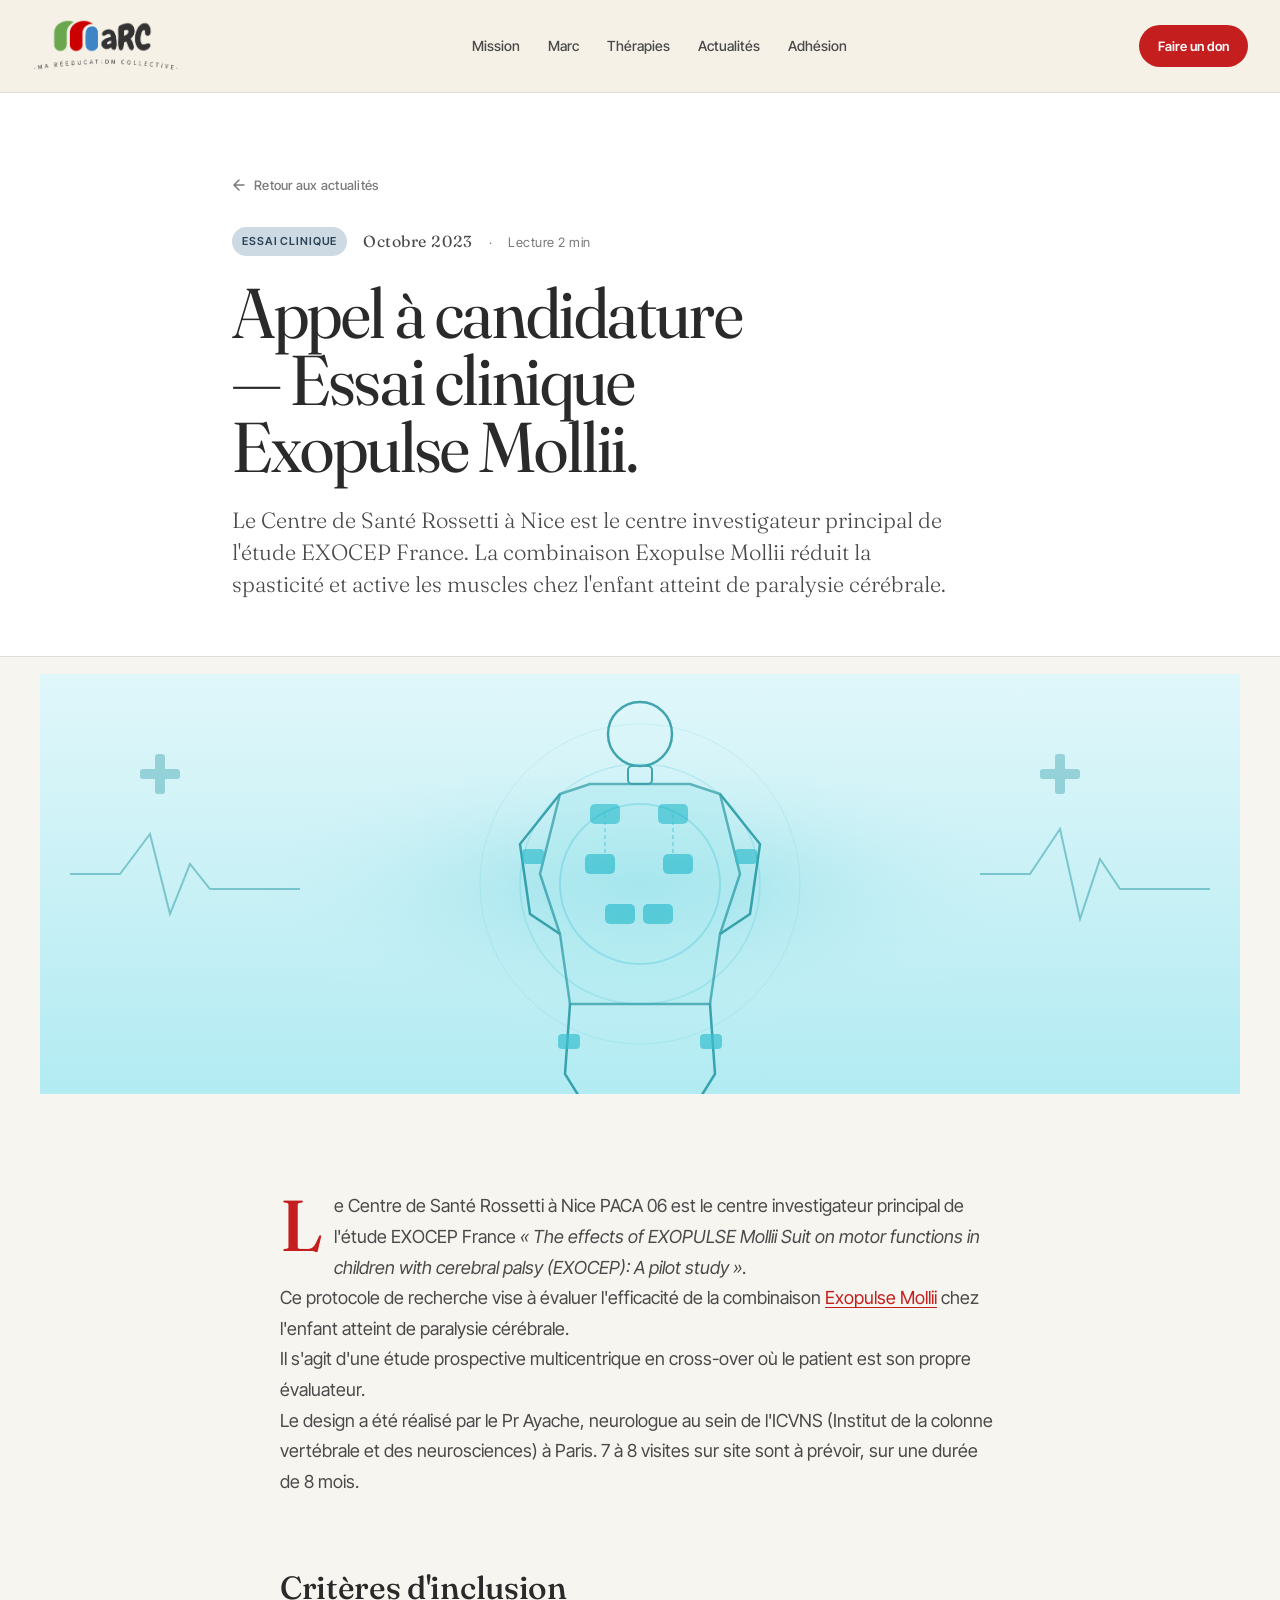
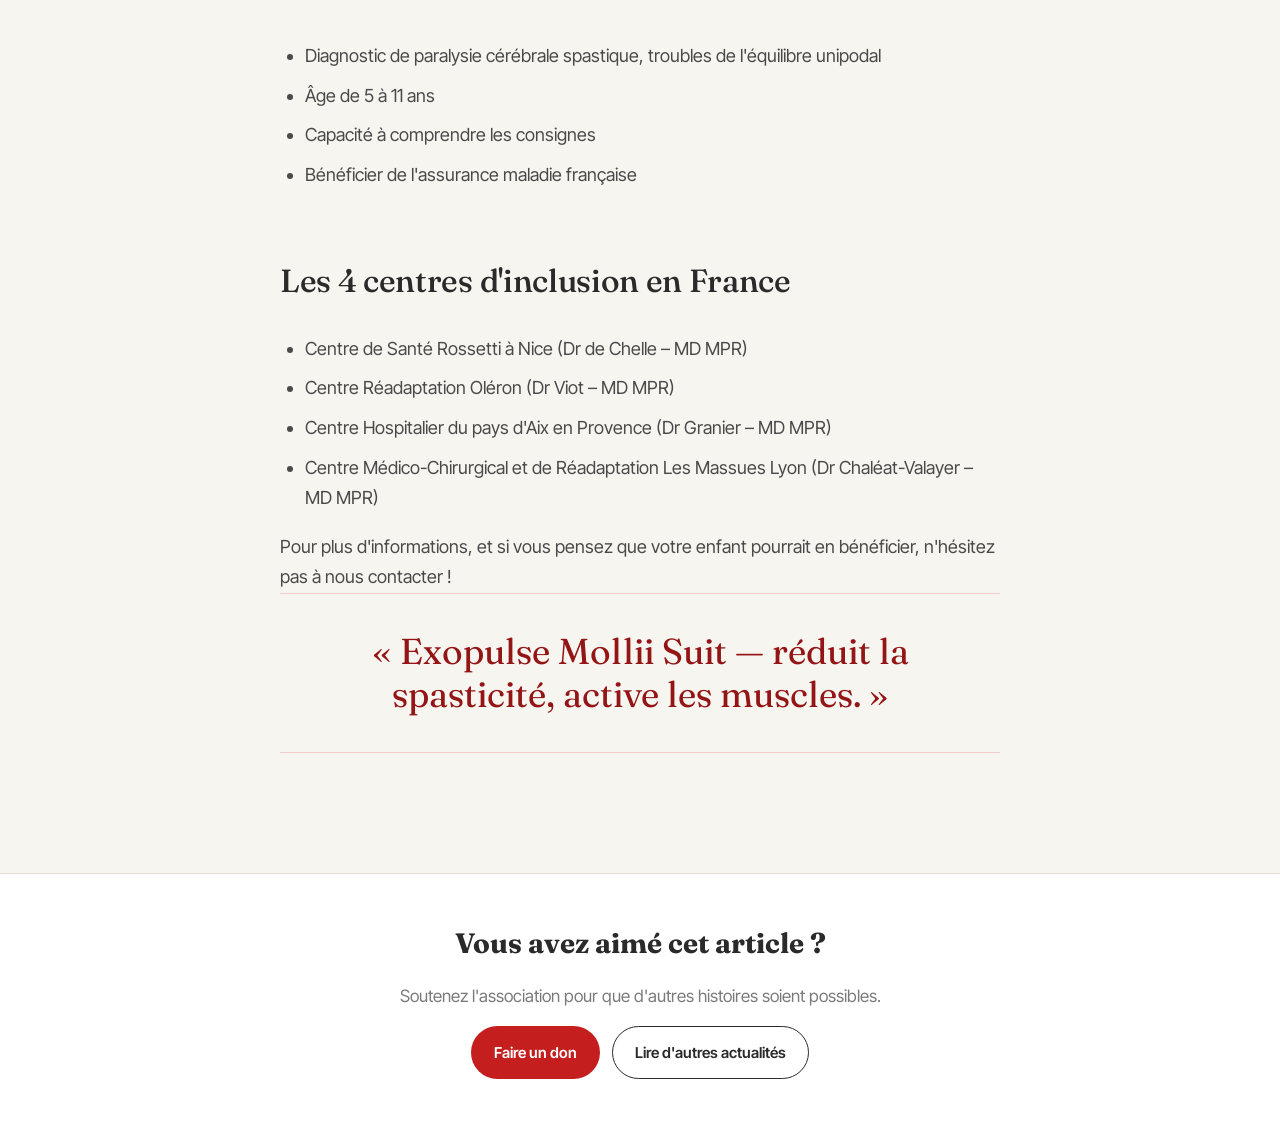
<file: articles/exopulse-2023.html>
<!DOCTYPE html>
<html lang="fr">
<head>
<meta charset="UTF-8">
<meta name="viewport" content="width=device-width, initial-scale=1.0">
<title>Appel à candidature — Essai clinique Exopulse Mollii — marc·asso</title>
<link rel="preconnect" href="https://fonts.googleapis.com">
<link rel="preconnect" href="https://fonts.gstatic.com" crossorigin>
<link href="https://fonts.googleapis.com/css2?family=Fraunces:opsz,wght@9..144,300;9..144,400;9..144,500;9..144,600&family=Inter+Tight:wght@400;500;600;700&display=swap" rel="stylesheet">
<link rel="stylesheet" href="../style.css">
<link rel="stylesheet" href="../assets/css/page.css">
<link rel="stylesheet" href="../assets/css/article.css">
</head>
<body class="article-page" data-screen-label="Article — Exopulse 2023">

<!-- Slim header (re-used minimal version) -->
<header class="site-header is-scrolled">
  <div class="wrap header-inner">
    <a href="../index.html" class="brand">
      <img src="../assets/images/logo.png" alt="MaRC — Ma Rééducation Collective" class="brand-mark"/>
    </a>
    <nav class="site-nav">
      <a href="../index.html#mission">Mission</a>
      <a href="../index.html#marc">Marc</a>
      <a href="../index.html#therapies">Thérapies</a>
      <a href="../index.html#news">Actualités</a>
      <a href="../index.html#join">Adhésion</a>
    </nav>
    <div class="header-actions">
      <a href="../index.html#join" class="btn btn-primary btn-sm">Faire un don</a>
    </div>
  </div>
</header>

<!-- HERO -->
<section class="article-hero">
  <div class="wrap-narrow">
    <a href="../index.html#news" class="article-back">
      <svg width="14" height="14" viewBox="0 0 14 14" fill="none"><path d="M12 7H2M2 7L7 2M2 7L7 12" stroke="currentColor" stroke-width="1.5" stroke-linecap="round" stroke-linejoin="round"/></svg>
      Retour aux actualités
    </a>
    <div class="article-meta">
      <span class="tag tag-sky">Essai clinique</span>
      <span class="article-date">Octobre 2023</span>
      <span>·</span>
      <span>Lecture 2 min</span>
    </div>
    <h1 class="display article-title">Appel à candidature — Essai clinique Exopulse Mollii.</h1>
    <p class="article-lede">
      Le Centre de Santé Rossetti à Nice est le centre investigateur principal de l'étude
      EXOCEP France. La combinaison Exopulse Mollii réduit la spasticité et active
      les muscles chez l'enfant atteint de paralysie cérébrale.
    </p>
  </div>
</section>

<!-- COVER illustration -->
<figure class="article-cover">
  <svg viewBox="0 0 1200 420" preserveAspectRatio="xMidYMid slice">
    <defs>
      <linearGradient id="exo-bg" x1="0" x2="0" y1="0" y2="1">
        <stop offset="0" stop-color="#e0f7fa"/>
        <stop offset="1" stop-color="#b2ebf2"/>
      </linearGradient>
      <radialGradient id="exo-pulse" cx="50%" cy="50%" r="35%">
        <stop offset="0" stop-color="#00acc1" stop-opacity="0.25"/>
        <stop offset="1" stop-color="#e0f7fa" stop-opacity="0"/>
      </radialGradient>
    </defs>
    <rect width="1200" height="420" fill="url(#exo-bg)"/>
    <rect width="1200" height="420" fill="url(#exo-pulse)"/>
    <!-- Body suit outline (Exopulse Mollii) -->
    <g transform="translate(470, 20)" opacity="0.7">
      <!-- Head -->
      <circle cx="130" cy="40" r="32" fill="none" stroke="#00838f" stroke-width="2.5"/>
      <!-- Neck -->
      <rect x="118" y="72" width="24" height="18" rx="4" fill="none" stroke="#00838f" stroke-width="2"/>
      <!-- Torso (suit) -->
      <path d="M 80 90 L 50 100 L 30 180 L 50 240 L 60 310 L 200 310 L 210 240 L 230 180 L 210 100 L 180 90 Z"
            fill="#b2ebf2" stroke="#00838f" stroke-width="2.5" opacity="0.8"/>
      <!-- Suit electrode patches -->
      <rect x="80" y="110" width="30" height="20" rx="5" fill="#00acc1" opacity="0.7"/>
      <rect x="148" y="110" width="30" height="20" rx="5" fill="#00acc1" opacity="0.7"/>
      <rect x="75" y="160" width="30" height="20" rx="5" fill="#00acc1" opacity="0.7"/>
      <rect x="153" y="160" width="30" height="20" rx="5" fill="#00acc1" opacity="0.7"/>
      <rect x="95" y="210" width="30" height="20" rx="5" fill="#00acc1" opacity="0.7"/>
      <rect x="133" y="210" width="30" height="20" rx="5" fill="#00acc1" opacity="0.7"/>
      <!-- Electrode wires -->
      <line x1="95" y1="120" x2="95" y2="160" stroke="#00acc1" stroke-width="1.5" opacity="0.5" stroke-dasharray="4,3"/>
      <line x1="163" y1="120" x2="163" y2="160" stroke="#00acc1" stroke-width="1.5" opacity="0.5" stroke-dasharray="4,3"/>
      <!-- Arms (suit) -->
      <path d="M 50 100 L 10 150 L 20 220 L 50 240" fill="none" stroke="#00838f" stroke-width="2.5"/>
      <path d="M 210 100 L 250 150 L 240 220 L 210 240" fill="none" stroke="#00838f" stroke-width="2.5"/>
      <!-- Arm electrode -->
      <rect x="12" y="155" width="22" height="15" rx="4" fill="#00acc1" opacity="0.7"/>
      <rect x="225" y="155" width="22" height="15" rx="4" fill="#00acc1" opacity="0.7"/>
      <!-- Legs (suit) -->
      <path d="M 60 310 L 55 380 L 80 420" fill="none" stroke="#00838f" stroke-width="2.5" stroke-linecap="round"/>
      <path d="M 200 310 L 205 380 L 180 420" fill="none" stroke="#00838f" stroke-width="2.5" stroke-linecap="round"/>
      <!-- Leg electrode -->
      <rect x="48" y="340" width="22" height="15" rx="4" fill="#00acc1" opacity="0.7"/>
      <rect x="190" y="340" width="22" height="15" rx="4" fill="#00acc1" opacity="0.7"/>
    </g>
    <!-- Pulse rings -->
    <circle cx="600" cy="210" r="80" fill="none" stroke="#00acc1" stroke-width="2" opacity="0.2"/>
    <circle cx="600" cy="210" r="120" fill="none" stroke="#00acc1" stroke-width="1.5" opacity="0.15"/>
    <circle cx="600" cy="210" r="160" fill="none" stroke="#00acc1" stroke-width="1" opacity="0.1"/>
    <!-- EEG/ECG wave on the side -->
    <polyline points="30,200 80,200 110,160 130,240 150,190 170,215 220,215 260,215"
              fill="none" stroke="#00838f" stroke-width="2" opacity="0.4"/>
    <polyline points="940,200 990,200 1020,155 1040,245 1060,185 1080,215 1130,215 1170,215"
              fill="none" stroke="#00838f" stroke-width="2" opacity="0.4"/>
    <!-- Medical cross -->
    <g transform="translate(100, 80)" opacity="0.3">
      <rect x="15" y="0" width="10" height="40" rx="3" fill="#00838f"/>
      <rect x="0" y="15" width="40" height="10" rx="3" fill="#00838f"/>
    </g>
    <g transform="translate(1000, 80)" opacity="0.3">
      <rect x="15" y="0" width="10" height="40" rx="3" fill="#00838f"/>
      <rect x="0" y="15" width="40" height="10" rx="3" fill="#00838f"/>
    </g>
  </svg>
</figure>

<!-- BODY -->
<article class="wrap-narrow article-body">

<p>
  Le Centre de Santé Rossetti à Nice PACA 06 est le centre investigateur principal
  de l'étude EXOCEP France <em>« The effects of EXOPULSE Mollii Suit on motor functions
  in children with cerebral palsy (EXOCEP): A pilot study »</em>.
</p>

<p>
  Ce protocole de recherche vise à évaluer l'efficacité de la combinaison
  <a href="https://www.ottobock.com/fr-fr/product/28XP1000" target="_blank" rel="noopener">Exopulse Mollii</a>
  chez l'enfant atteint de paralysie cérébrale.
</p>

<p>
  Il s'agit d'une étude prospective multicentrique en cross-over où le patient est
  son propre évaluateur.
</p>

<p>
  Le design a été réalisé par le Pr Ayache, neurologue au sein de l'ICVNS (Institut
  de la colonne vertébrale et des neurosciences) à Paris. 7 à 8 visites sur site
  sont à prévoir, sur une durée de 8 mois.
</p>

<h2>Critères d'inclusion</h2>

<ul>
  <li>Diagnostic de paralysie cérébrale spastique, troubles de l'équilibre unipodal</li>
  <li>Âge de 5 à 11 ans</li>
  <li>Capacité à comprendre les consignes</li>
  <li>Bénéficier de l'assurance maladie française</li>
</ul>

<h2>Les 4 centres d'inclusion en France</h2>

<ul>
  <li>Centre de Santé Rossetti à Nice (Dr de Chelle – MD MPR)</li>
  <li>Centre Réadaptation Oléron (Dr Viot – MD MPR)</li>
  <li>Centre Hospitalier du pays d'Aix en Provence (Dr Granier – MD MPR)</li>
  <li>Centre Médico-Chirurgical et de Réadaptation Les Massues Lyon (Dr Chaléat-Valayer – MD MPR)</li>
</ul>

<p>
  Pour plus d'informations, et si vous pensez que votre enfant pourrait en
  bénéficier, n'hésitez pas à nous contacter !
</p>

<p class="article-pull">
  « Exopulse Mollii Suit — réduit la spasticité, active les muscles. »
</p>

</article>

<!-- FOOTER CTA -->
<section class="article-foot">
  <div class="wrap-narrow">
    <h2 class="article-foot-title">Vous avez aimé cet article ?</h2>
    <p class="muted">Soutenez l'association pour que d'autres histoires soient possibles.</p>
    <div class="article-foot-actions">
      <a href="../index.html#join" class="btn btn-primary">Faire un don</a>
      <a href="../index.html#news" class="btn btn-ghost">Lire d'autres actualités</a>
    </div>
  </div>
</section>

</body>
</html>
</file>
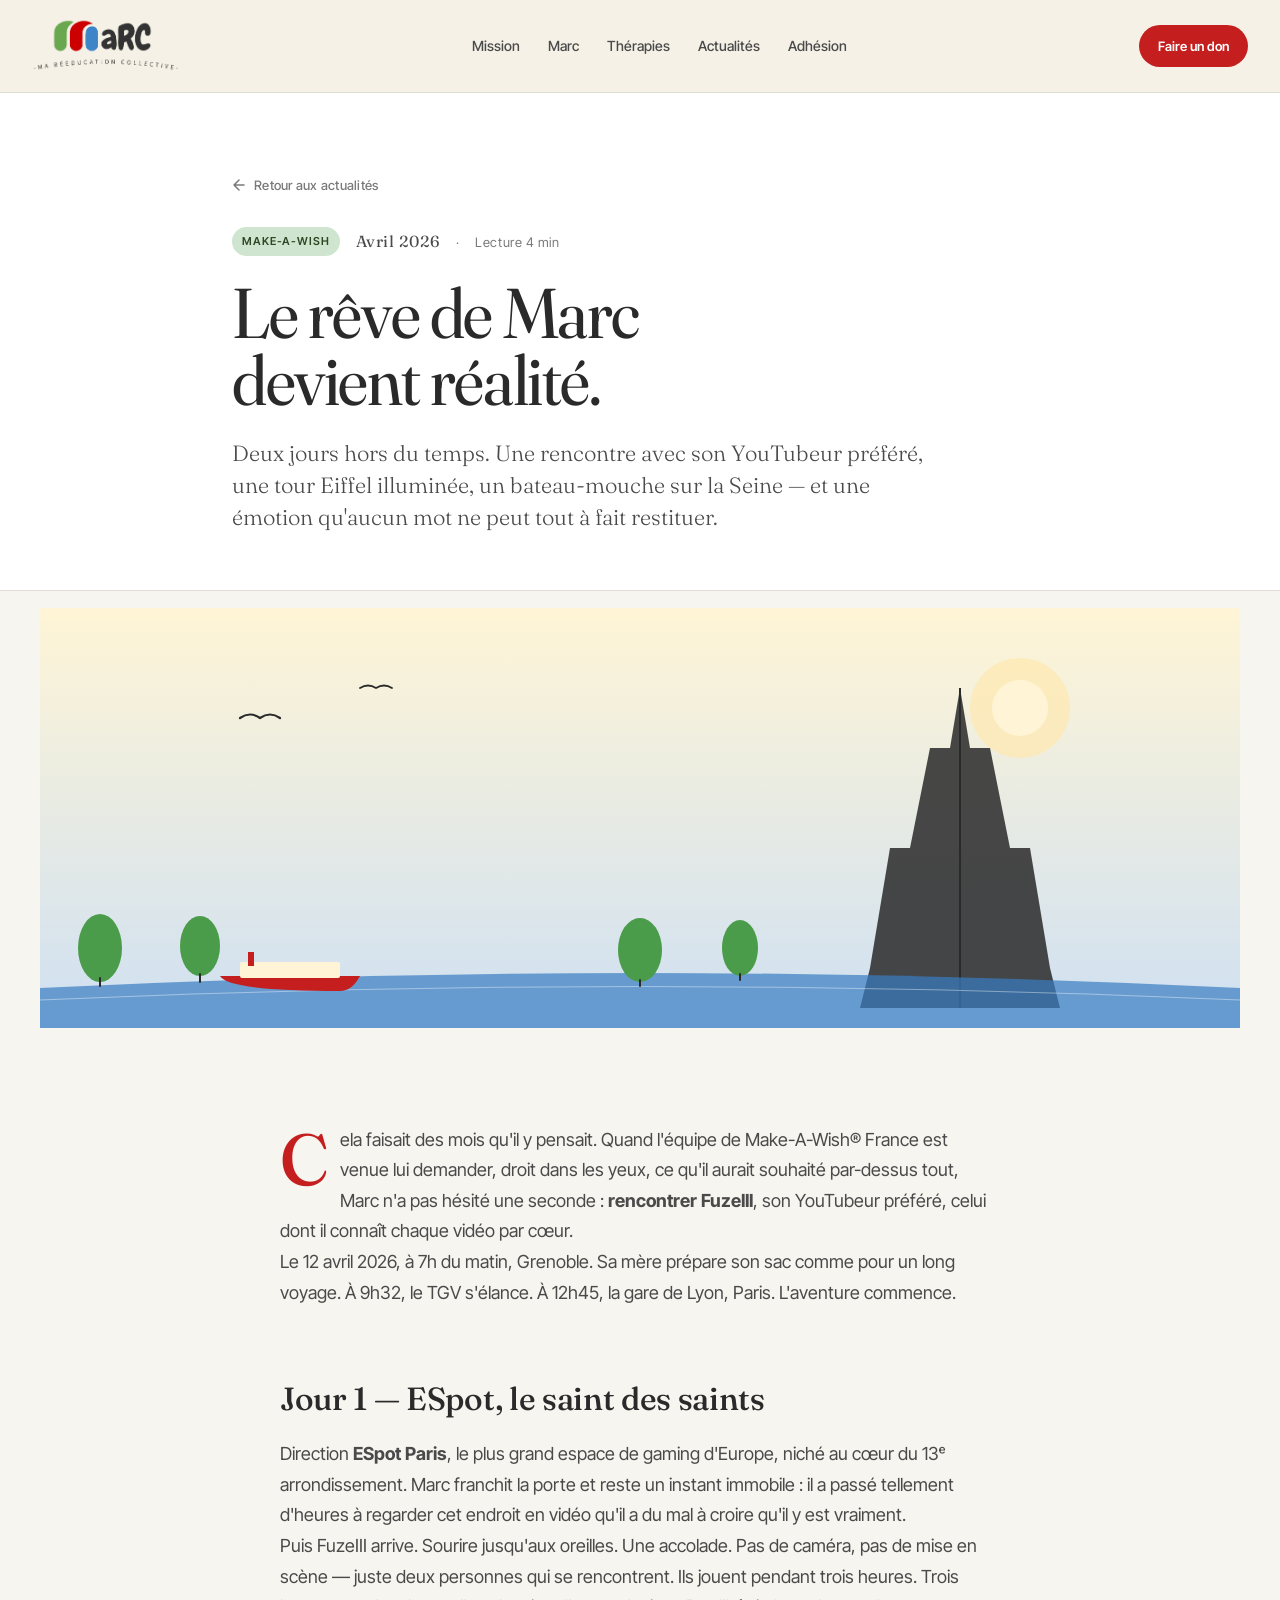
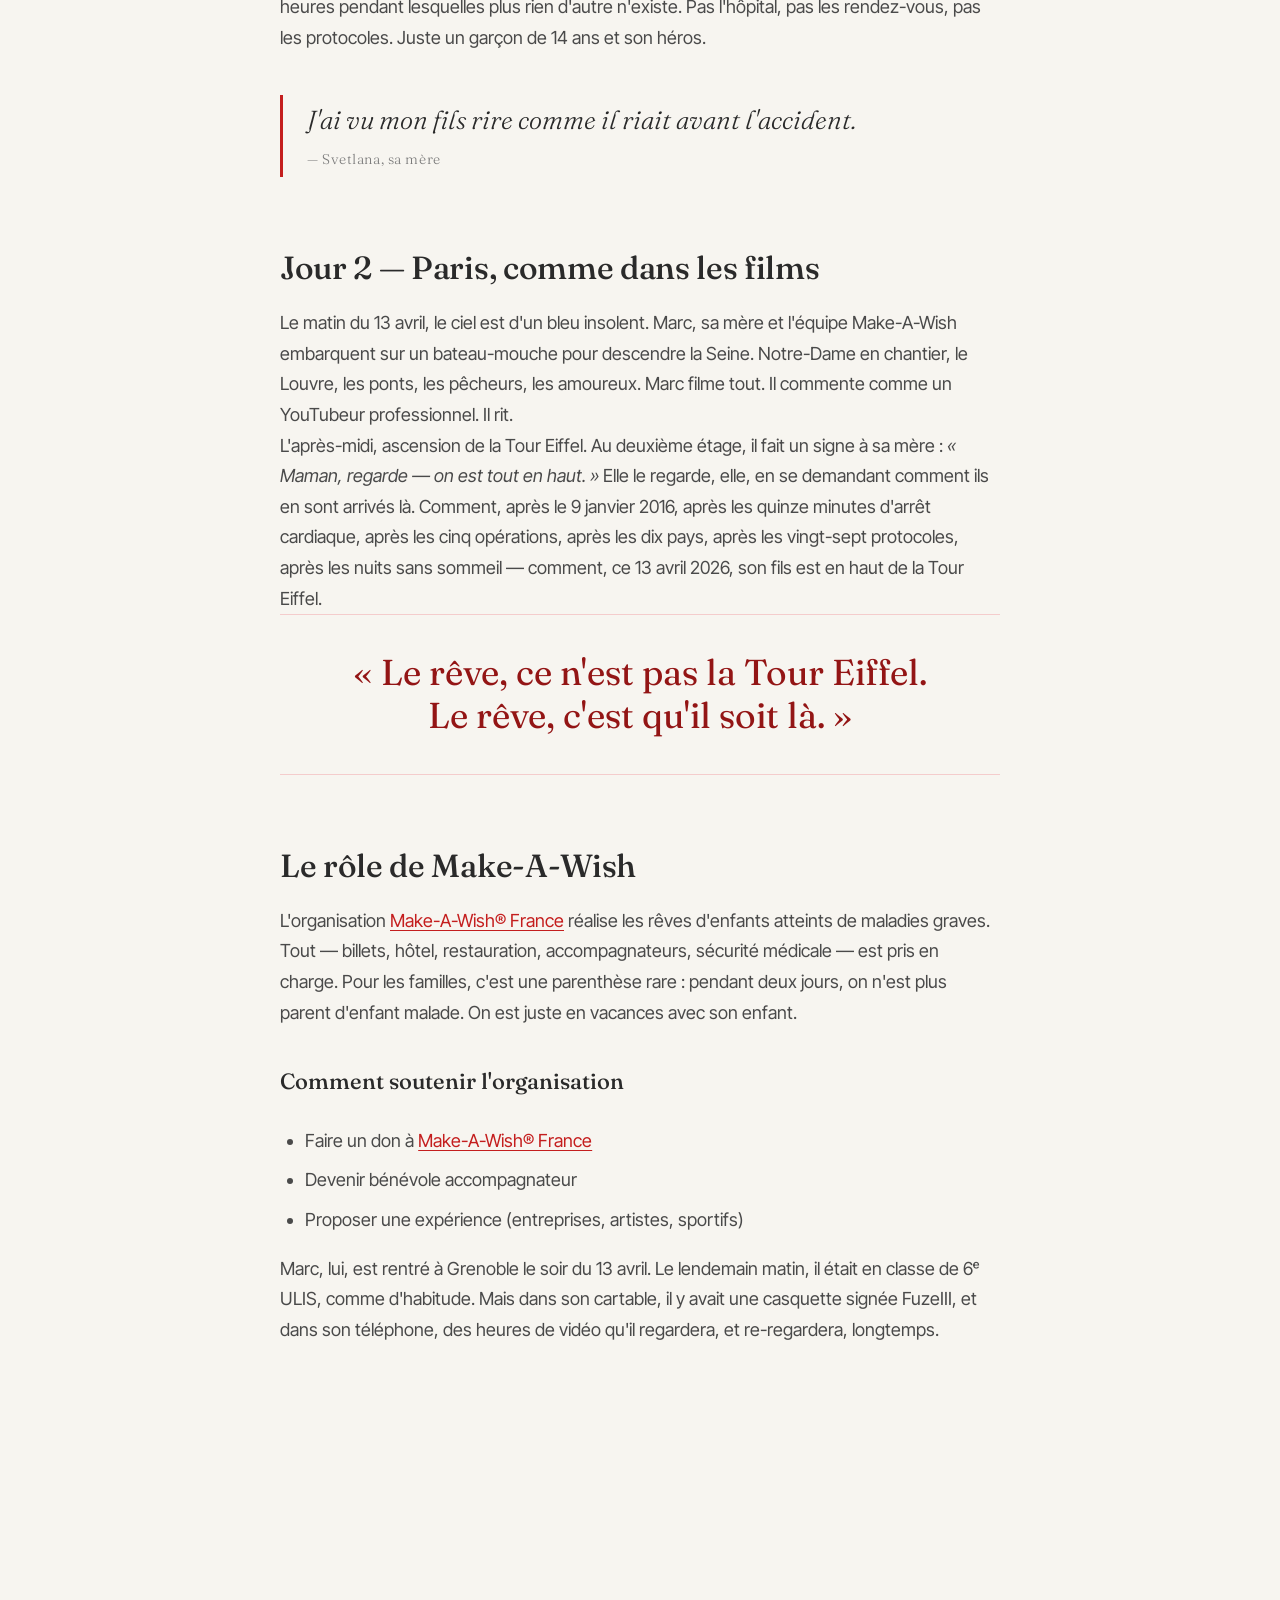
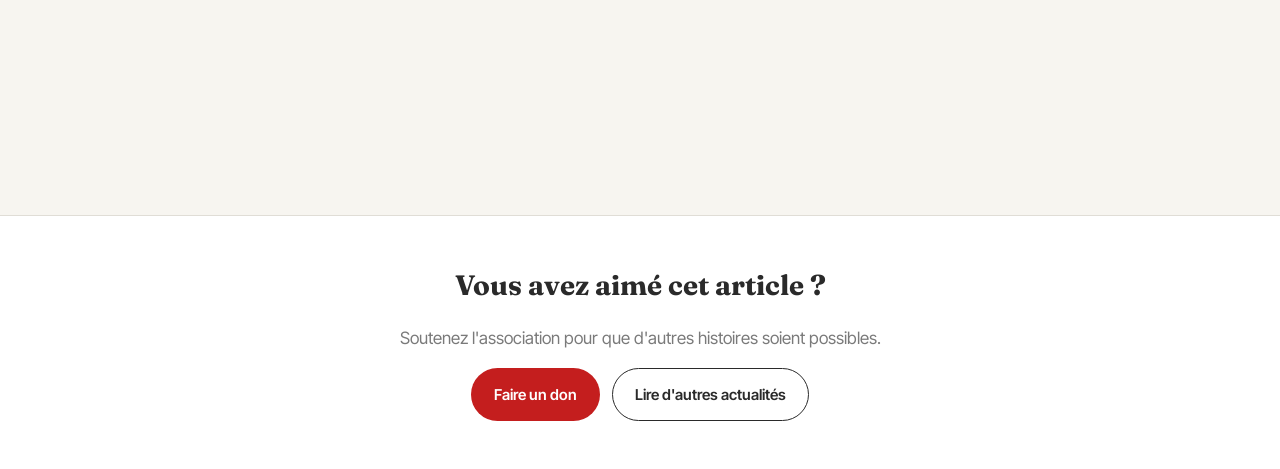
<file: articles/make-a-wish-2026.html>
<!DOCTYPE html>
<html lang="fr">
<head>
<meta charset="UTF-8">
<meta name="viewport" content="width=device-width, initial-scale=1.0">
<title>Le rêve de Marc devient réalité — marc·asso</title>
<link rel="preconnect" href="https://fonts.googleapis.com">
<link rel="preconnect" href="https://fonts.gstatic.com" crossorigin>
<link href="https://fonts.googleapis.com/css2?family=Fraunces:opsz,wght@9..144,300;9..144,400;9..144,500;9..144,600&family=Inter+Tight:wght@400;500;600;700&display=swap" rel="stylesheet">
<link rel="stylesheet" href="../style.css">
<link rel="stylesheet" href="../assets/css/page.css">
<link rel="stylesheet" href="../assets/css/article.css">
</head>
<body class="article-page" data-screen-label="Article — Make-A-Wish 2026">

<!-- Slim header (re-used minimal version) -->
<header class="site-header is-scrolled">
  <div class="wrap header-inner">
    <a href="../marcasso.html" class="brand">
      <img src="../assets/images/logo.png" alt="MaRC — Ma Rééducation Collective" class="brand-mark"/>
    </a>
    <nav class="site-nav">
      <a href="../marcasso.html#mission">Mission</a>
      <a href="../marcasso.html#marc">Marc</a>
      <a href="../marcasso.html#therapies">Thérapies</a>
      <a href="../marcasso.html#news">Actualités</a>
      <a href="../marcasso.html#join">Adhésion</a>
    </nav>
    <div class="header-actions">
      <a href="../marcasso.html#join" class="btn btn-primary btn-sm">Faire un don</a>
    </div>
  </div>
</header>

<!-- HERO -->
<section class="article-hero">
  <div class="wrap-narrow">
    <a href="../marcasso.html#news" class="article-back">
      <svg width="14" height="14" viewBox="0 0 14 14" fill="none"><path d="M12 7H2M2 7L7 2M2 7L7 12" stroke="currentColor" stroke-width="1.5" stroke-linecap="round" stroke-linejoin="round"/></svg>
      Retour aux actualités
    </a>
    <div class="article-meta">
      <span class="tag tag-leaf">Make-A-Wish</span>
      <span class="article-date">Avril 2026</span>
      <span>·</span>
      <span>Lecture 4 min</span>
    </div>
    <h1 class="display article-title">Le rêve de Marc devient réalité.</h1>
    <p class="article-lede">
      Deux jours hors du temps. Une rencontre avec son YouTubeur préféré, une
      tour Eiffel illuminée, un bateau-mouche sur la Seine — et une émotion
      qu'aucun mot ne peut tout à fait restituer.
    </p>
  </div>
</section>

<!-- COVER illustration -->
<figure class="article-cover">
  <svg viewBox="0 0 1200 420" preserveAspectRatio="xMidYMid slice">
    <defs>
      <linearGradient id="paris-sky" x1="0" x2="0" y1="0" y2="1">
        <stop offset="0" stop-color="#fff5d6"/>
        <stop offset="1" stop-color="#cfe0f2"/>
      </linearGradient>
    </defs>
    <rect width="1200" height="420" fill="url(#paris-sky)"/>
    <!-- Sun -->
    <circle cx="980" cy="100" r="50" fill="#ffe9b0" opacity="0.7"/>
    <circle cx="980" cy="100" r="28" fill="#fff5d6"/>
    <!-- Eiffel tower silhouette -->
    <g transform="translate(820,80)">
      <path d="M 100 0 L 90 60 L 70 60 L 50 160 L 30 160 L 10 280 L 0 320 L 200 320 L 190 280 L 170 160 L 150 160 L 130 60 L 110 60 Z"
            fill="#2a2a2a" opacity="0.85"/>
      <line x1="100" y1="0" x2="100" y2="320" stroke="#2a2a2a" stroke-width="2"/>
    </g>
    <!-- Seine river boat -->
    <path d="M 0 380 Q 600 350, 1200 380 L 1200 420 L 0 420 Z" fill="#3a7ec4" opacity="0.7"/>
    <path d="M 0 392 Q 600 365, 1200 392" stroke="#fff" stroke-width="1" fill="none" opacity="0.4"/>
    <g transform="translate(180,348)">
      <path d="M 0 20 Q 8 35, 120 35 Q 132 35, 140 20 Z" fill="#c41e1e"/>
      <rect x="20" y="6" width="100" height="16" rx="2" fill="#fff5d6"/>
      <rect x="28" y="-4" width="6" height="14" fill="#c41e1e"/>
    </g>
    <!-- Birds -->
    <path d="M 200 110 q 10 -7 20 0 q 10 -7 20 0" stroke="#2a2a2a" stroke-width="2.2" fill="none" stroke-linecap="round"/>
    <path d="M 320 80 q 8 -5 16 0 q 8 -5 16 0" stroke="#2a2a2a" stroke-width="1.8" fill="none" stroke-linecap="round"/>
    <!-- Trees lining the riverside -->
    <g fill="#4a9c4a">
      <ellipse cx="60" cy="340" rx="22" ry="34"/>
      <ellipse cx="160" cy="338" rx="20" ry="30"/>
      <ellipse cx="600" cy="342" rx="22" ry="32"/>
      <ellipse cx="700" cy="340" rx="18" ry="28"/>
    </g>
    <g stroke="#2a2a2a" stroke-width="2" stroke-linecap="round">
      <line x1="60" y1="370" x2="60" y2="378"/>
      <line x1="160" y1="366" x2="160" y2="374"/>
      <line x1="600" y1="372" x2="600" y2="378"/>
      <line x1="700" y1="366" x2="700" y2="372"/>
    </g>
  </svg>
</figure>

<!-- BODY -->
<article class="wrap-narrow article-body">

<p>
  Cela faisait des mois qu'il y pensait. Quand l'équipe de Make-A-Wish® France
  est venue lui demander, droit dans les yeux, ce qu'il aurait souhaité par-dessus
  tout, Marc n'a pas hésité une seconde : <strong>rencontrer FuzeIII</strong>, son
  YouTubeur préféré, celui dont il connaît chaque vidéo par cœur.
</p>

<p>
  Le 12 avril 2026, à 7h du matin, Grenoble. Sa mère prépare son sac comme pour
  un long voyage. À 9h32, le TGV s'élance. À 12h45, la gare de Lyon, Paris.
  L'aventure commence.
</p>

<h2>Jour 1 — ESpot, le saint des saints</h2>

<p>
  Direction <strong>ESpot Paris</strong>, le plus grand espace de gaming d'Europe,
  niché au cœur du 13ᵉ arrondissement. Marc franchit la porte et reste un
  instant immobile : il a passé tellement d'heures à regarder cet endroit en
  vidéo qu'il a du mal à croire qu'il y est vraiment.
</p>

<p>
  Puis FuzeIII arrive. Sourire jusqu'aux oreilles. Une accolade. Pas de caméra,
  pas de mise en scène — juste deux personnes qui se rencontrent. Ils jouent
  pendant trois heures. Trois heures pendant lesquelles plus rien d'autre
  n'existe. Pas l'hôpital, pas les rendez-vous, pas les protocoles. Juste un
  garçon de 14 ans et son héros.
</p>

<blockquote>
  J'ai vu mon fils rire comme il riait avant l'accident.
  <cite>— Svetlana, sa mère</cite>
</blockquote>

<h2>Jour 2 — Paris, comme dans les films</h2>

<p>
  Le matin du 13 avril, le ciel est d'un bleu insolent. Marc, sa mère et l'équipe
  Make-A-Wish embarquent sur un bateau-mouche pour descendre la Seine.
  Notre-Dame en chantier, le Louvre, les ponts, les pêcheurs, les amoureux. Marc
  filme tout. Il commente comme un YouTubeur professionnel. Il rit.
</p>

<p>
  L'après-midi, ascension de la Tour Eiffel. Au deuxième étage, il fait un
  signe à sa mère : <em>« Maman, regarde — on est tout en haut. »</em>
  Elle le regarde, elle, en se demandant comment ils en sont arrivés là.
  Comment, après le 9 janvier 2016, après les quinze minutes d'arrêt cardiaque,
  après les cinq opérations, après les dix pays, après les vingt-sept protocoles,
  après les nuits sans sommeil — comment, ce 13 avril 2026, son fils est en
  haut de la Tour Eiffel.
</p>

<p class="article-pull">
  « Le rêve, ce n'est pas la Tour Eiffel.<br/>
  Le rêve, c'est qu'il soit là. »
</p>

<h2>Le rôle de Make-A-Wish</h2>

<p>
  L'organisation <a href="https://makeawish.fr" target="_blank" rel="noopener">Make-A-Wish® France</a>
  réalise les rêves d'enfants atteints de maladies graves. Tout — billets, hôtel,
  restauration, accompagnateurs, sécurité médicale — est pris en charge. Pour les
  familles, c'est une parenthèse rare : pendant deux jours, on n'est plus parent
  d'enfant malade. On est juste en vacances avec son enfant.
</p>

<h3>Comment soutenir l'organisation</h3>

<ul>
  <li>Faire un don à <a href="https://makeawish.fr" target="_blank" rel="noopener">Make-A-Wish® France</a></li>
  <li>Devenir bénévole accompagnateur</li>
  <li>Proposer une expérience (entreprises, artistes, sportifs)</li>
</ul>

<p>
  Marc, lui, est rentré à Grenoble le soir du 13 avril. Le lendemain matin, il
  était en classe de 6ᵉ ULIS, comme d'habitude. Mais dans son cartable, il y
  avait une casquette signée FuzeIII, et dans son téléphone, des heures de vidéo
  qu'il regardera, et re-regardera, longtemps.
</p>

<iframe width="560" height="315" src="https://www.youtube.com/embed/qfKPOztpmpA?si=s6jbS_ofjufKKpVq" title="YouTube video player" frameborder="0" allow="accelerometer; autoplay; clipboard-write; encrypted-media; gyroscope; picture-in-picture; web-share" referrerpolicy="strict-origin-when-cross-origin" allowfullscreen></iframe>

</article>

<!-- FOOTER CTA -->
<section class="article-foot">
  <div class="wrap-narrow">
    <h2 class="article-foot-title">Vous avez aimé cet article ?</h2>
    <p class="muted">Soutenez l'association pour que d'autres histoires soient possibles.</p>
    <div class="article-foot-actions">
      <a href="../marcasso.html#join" class="btn btn-primary">Faire un don</a>
      <a href="../marcasso.html#news" class="btn btn-ghost">Lire d'autres actualités</a>
    </div>
  </div>
</section>

</body>
</html>
</file>
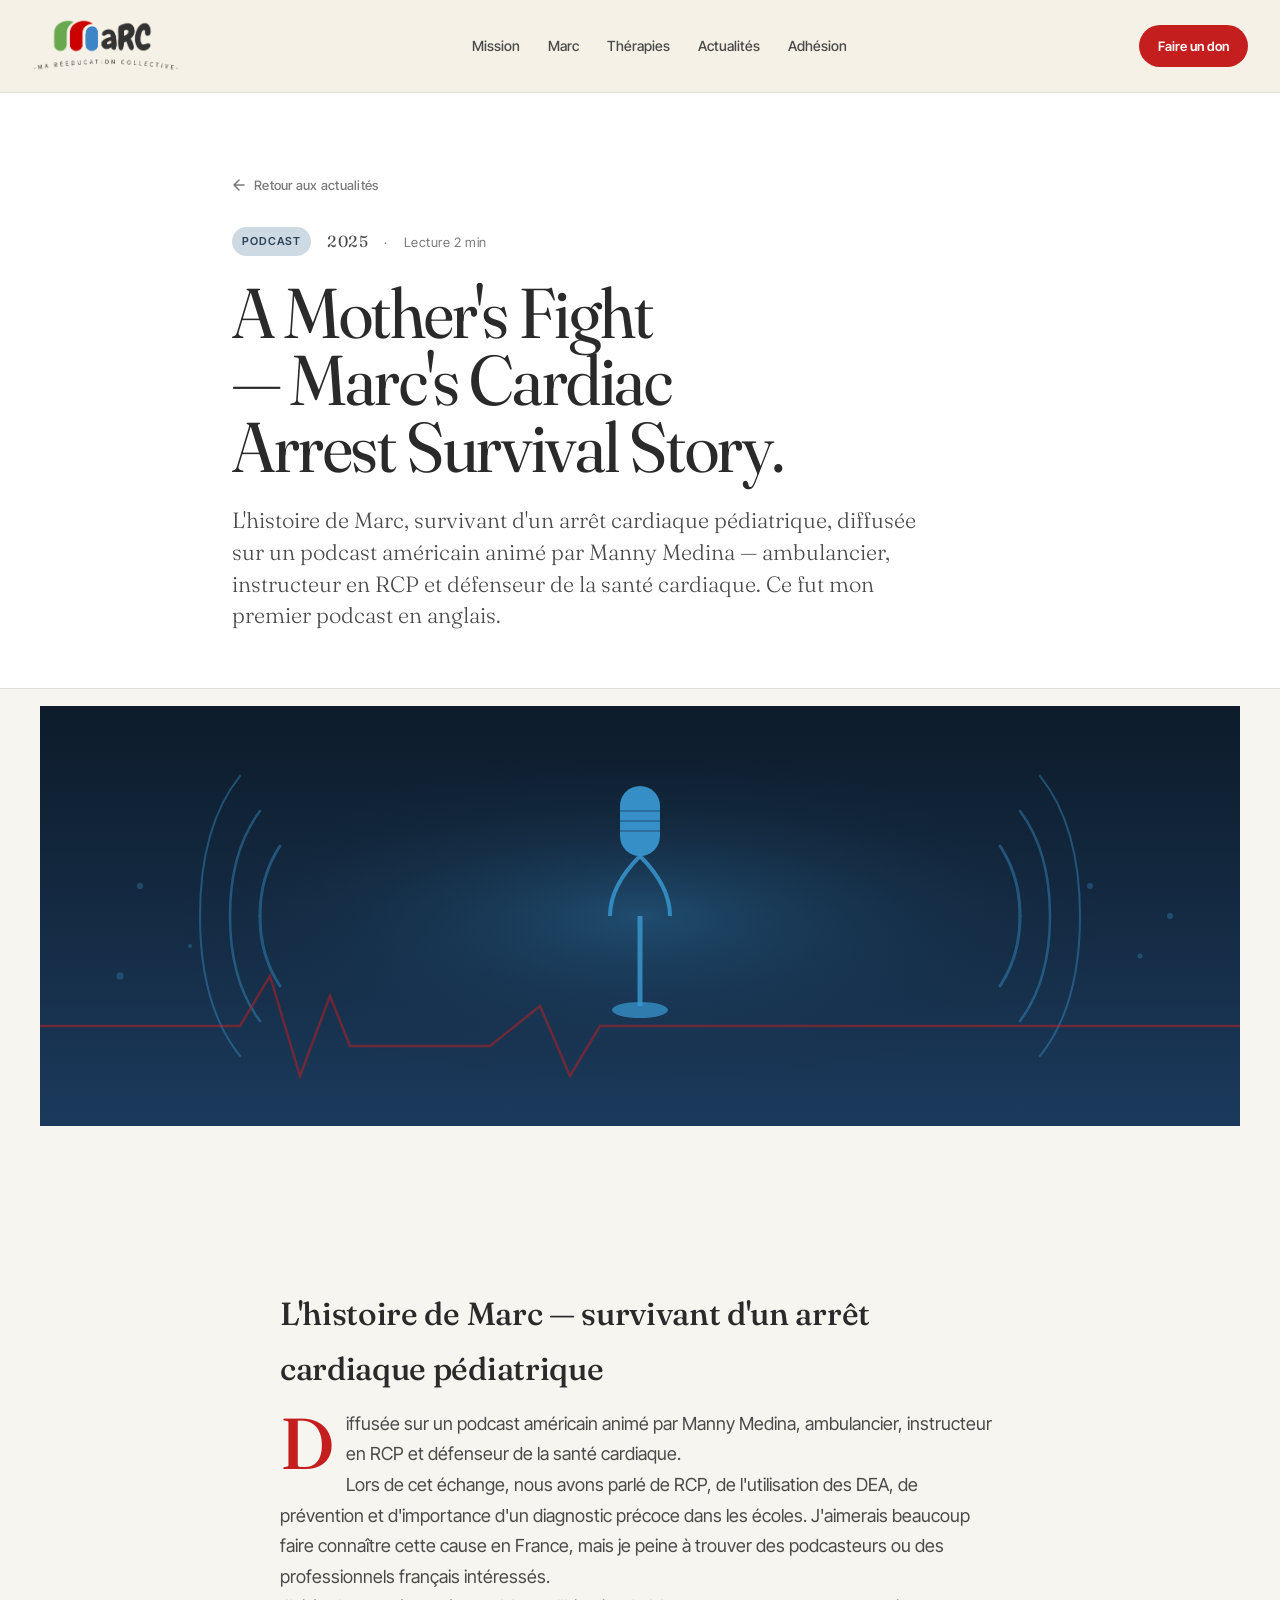
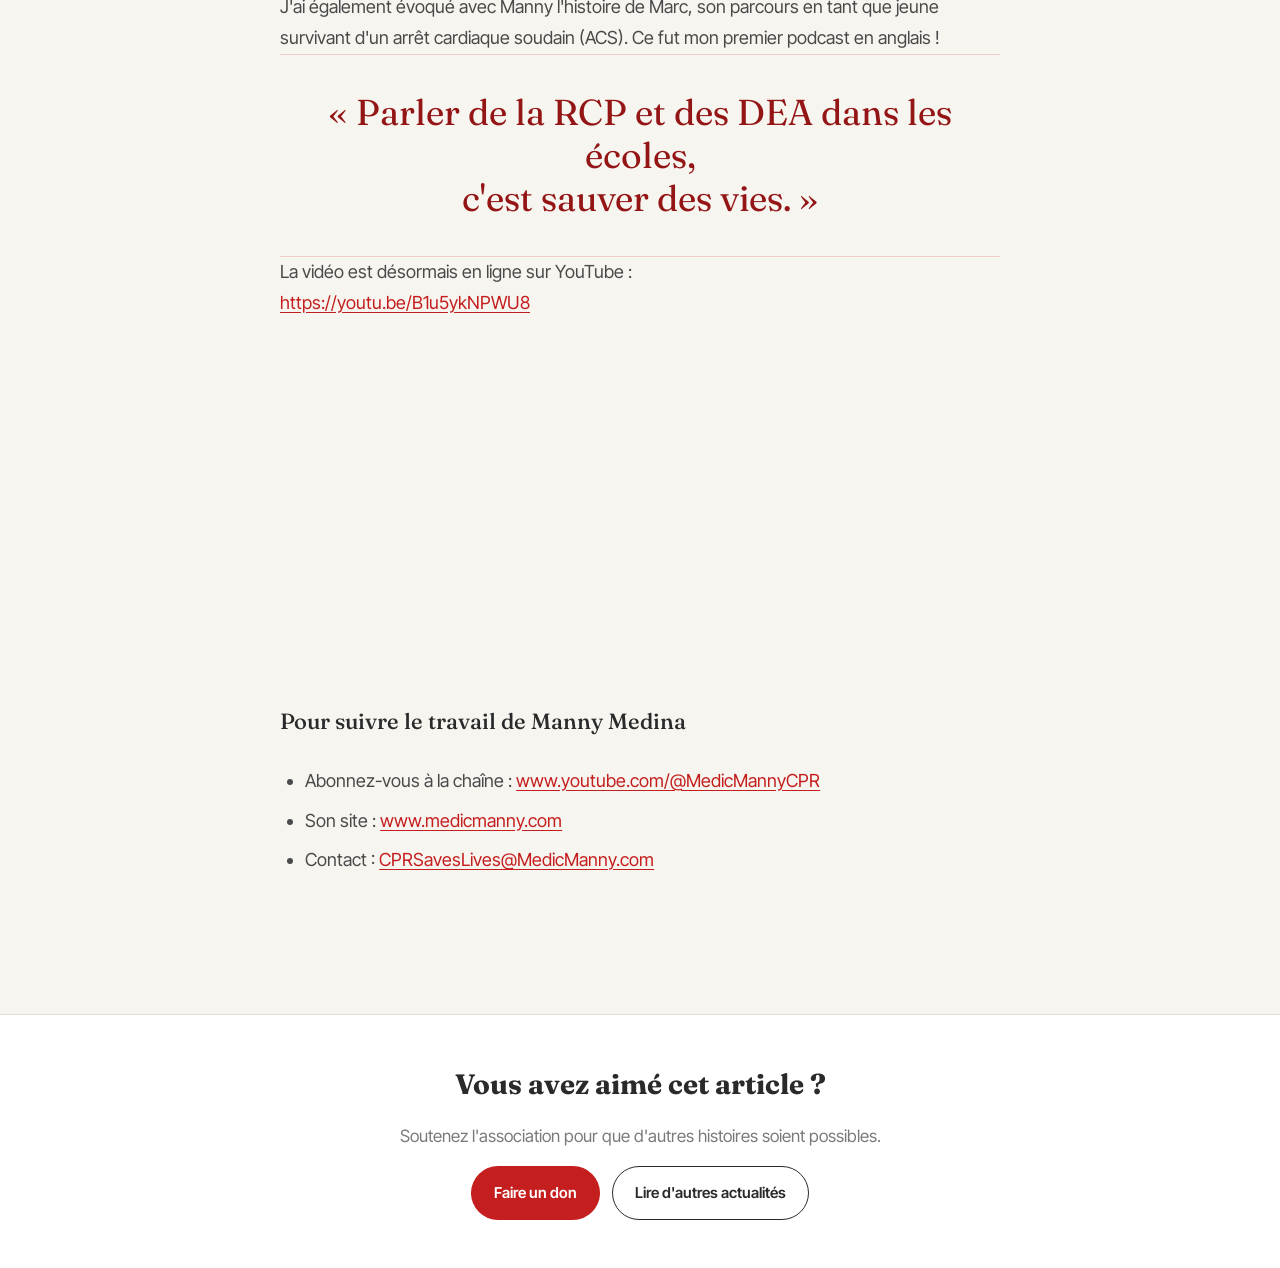
<file: articles/podcast-mothers-fight.html>
<!DOCTYPE html>
<html lang="fr">
<head>
<meta charset="UTF-8">
<meta name="viewport" content="width=device-width, initial-scale=1.0">
<title>A Mother's Fight — Marc's Cardiac Arrest Survival Story — marc·asso</title>
<link rel="preconnect" href="https://fonts.googleapis.com">
<link rel="preconnect" href="https://fonts.gstatic.com" crossorigin>
<link href="https://fonts.googleapis.com/css2?family=Fraunces:opsz,wght@9..144,300;9..144,400;9..144,500;9..144,600&family=Inter+Tight:wght@400;500;600;700&display=swap" rel="stylesheet">
<link rel="stylesheet" href="../style.css">
<link rel="stylesheet" href="../assets/css/page.css">
<link rel="stylesheet" href="../assets/css/article.css">
</head>
<body class="article-page" data-screen-label="Article — Podcast A Mother's Fight">

<!-- Slim header (re-used minimal version) -->
<header class="site-header is-scrolled">
  <div class="wrap header-inner">
    <a href="../index.html" class="brand">
      <img src="../assets/images/logo.png" alt="MaRC — Ma Rééducation Collective" class="brand-mark"/>
    </a>
    <nav class="site-nav">
      <a href="../index.html#mission">Mission</a>
      <a href="../index.html#marc">Marc</a>
      <a href="../index.html#therapies">Thérapies</a>
      <a href="../index.html#news">Actualités</a>
      <a href="../index.html#join">Adhésion</a>
    </nav>
    <div class="header-actions">
      <a href="../index.html#join" class="btn btn-primary btn-sm">Faire un don</a>
    </div>
  </div>
</header>

<!-- HERO -->
<section class="article-hero">
  <div class="wrap-narrow">
    <a href="../index.html#news" class="article-back">
      <svg width="14" height="14" viewBox="0 0 14 14" fill="none"><path d="M12 7H2M2 7L7 2M2 7L7 12" stroke="currentColor" stroke-width="1.5" stroke-linecap="round" stroke-linejoin="round"/></svg>
      Retour aux actualités
    </a>
    <div class="article-meta">
      <span class="tag tag-sky">Podcast</span>
      <span class="article-date">2025</span>
      <span>·</span>
      <span>Lecture 2 min</span>
    </div>
    <h1 class="display article-title">A Mother's Fight — Marc's Cardiac Arrest Survival Story.</h1>
    <p class="article-lede">
      L'histoire de Marc, survivant d'un arrêt cardiaque pédiatrique, diffusée sur un podcast américain
      animé par Manny Medina — ambulancier, instructeur en RCP et défenseur de la santé cardiaque.
      Ce fut mon premier podcast en anglais.
    </p>
  </div>
</section>

<!-- COVER illustration -->
<figure class="article-cover">
  <svg viewBox="0 0 1200 420" preserveAspectRatio="xMidYMid slice">
    <defs>
      <linearGradient id="pod-bg" x1="0" x2="0" y1="0" y2="1">
        <stop offset="0" stop-color="#0d1b2a"/>
        <stop offset="1" stop-color="#1b3a5c"/>
      </linearGradient>
      <radialGradient id="pod-glow" cx="50%" cy="50%" r="40%">
        <stop offset="0" stop-color="#3a9bd5" stop-opacity="0.3"/>
        <stop offset="1" stop-color="#0d1b2a" stop-opacity="0"/>
      </radialGradient>
    </defs>
    <rect width="1200" height="420" fill="url(#pod-bg)"/>
    <rect width="1200" height="420" fill="url(#pod-glow)"/>
    <!-- Sound waves (left) -->
    <g transform="translate(300,210)" fill="none" stroke="#3a9bd5" opacity="0.4">
      <path d="M-80 0 Q-80 -40, -60 -70" stroke-width="3" stroke-linecap="round"/>
      <path d="M-80 0 Q-80 40, -60 70" stroke-width="3" stroke-linecap="round"/>
      <path d="M-110 0 Q-110 -65, -80 -105" stroke-width="2.5" stroke-linecap="round"/>
      <path d="M-110 0 Q-110 65, -80 105" stroke-width="2.5" stroke-linecap="round"/>
      <path d="M-140 0 Q-140 -90, -100 -140" stroke-width="2" stroke-linecap="round"/>
      <path d="M-140 0 Q-140 90, -100 140" stroke-width="2" stroke-linecap="round"/>
    </g>
    <!-- Microphone (center) -->
    <g transform="translate(560,80)">
      <!-- Mic body -->
      <rect x="20" y="0" width="40" height="70" rx="20" fill="#3a9bd5" opacity="0.9"/>
      <!-- Mic grille lines -->
      <line x1="20" y1="25" x2="60" y2="25" stroke="#1b3a5c" stroke-width="1.5" opacity="0.5"/>
      <line x1="20" y1="35" x2="60" y2="35" stroke="#1b3a5c" stroke-width="1.5" opacity="0.5"/>
      <line x1="20" y1="45" x2="60" y2="45" stroke="#1b3a5c" stroke-width="1.5" opacity="0.5"/>
      <!-- Mic stand arm -->
      <path d="M40 70 Q10 100, 10 130" stroke="#3a9bd5" stroke-width="4" fill="none" opacity="0.8"/>
      <path d="M40 70 Q70 100, 70 130" stroke="#3a9bd5" stroke-width="4" fill="none" opacity="0.8"/>
      <!-- Mic stand pole -->
      <line x1="40" y1="130" x2="40" y2="220" stroke="#3a9bd5" stroke-width="5" opacity="0.8"/>
      <!-- Base -->
      <ellipse cx="40" cy="224" rx="28" ry="8" fill="#3a9bd5" opacity="0.7"/>
    </g>
    <!-- Sound waves (right) -->
    <g transform="translate(900,210)" fill="none" stroke="#3a9bd5" opacity="0.4">
      <path d="M80 0 Q80 -40, 60 -70" stroke-width="3" stroke-linecap="round"/>
      <path d="M80 0 Q80 40, 60 70" stroke-width="3" stroke-linecap="round"/>
      <path d="M110 0 Q110 -65, 80 -105" stroke-width="2.5" stroke-linecap="round"/>
      <path d="M110 0 Q110 65, 80 105" stroke-width="2.5" stroke-linecap="round"/>
      <path d="M140 0 Q140 -90, 100 -140" stroke-width="2" stroke-linecap="round"/>
      <path d="M140 0 Q140 90, 100 140" stroke-width="2" stroke-linecap="round"/>
    </g>
    <!-- Heartbeat line -->
    <polyline points="0,320 150,320 200,320 230,270 260,370 290,290 310,340 400,340 450,340 500,300 530,370 560,320 1200,320"
              fill="none" stroke="#c41e1e" stroke-width="2.5" opacity="0.5"/>
    <!-- Dots (audio waveform decoration) -->
    <g fill="#3a9bd5" opacity="0.3">
      <circle cx="100" cy="180" r="3"/>
      <circle cx="150" cy="240" r="2"/>
      <circle cx="80" cy="270" r="3.5"/>
      <circle cx="1050" cy="180" r="3"/>
      <circle cx="1100" cy="250" r="2.5"/>
      <circle cx="1130" cy="210" r="3"/>
    </g>
  </svg>
</figure>

<!-- BODY -->
<article class="wrap-narrow article-body">

<h2>L'histoire de Marc — survivant d'un arrêt cardiaque pédiatrique</h2>

<p>
  Diffusée sur un podcast américain animé par Manny Medina, ambulancier,
  instructeur en RCP et défenseur de la santé cardiaque.
</p>

<p>
  Lors de cet échange, nous avons parlé de RCP, de l'utilisation des DEA, de
  prévention et d'importance d'un diagnostic précoce dans les écoles. J'aimerais
  beaucoup faire connaître cette cause en France, mais je peine à trouver des
  podcasteurs ou des professionnels français intéressés.
</p>

<p>
  J'ai également évoqué avec Manny l'histoire de Marc, son parcours en tant que
  jeune survivant d'un arrêt cardiaque soudain (ACS). Ce fut mon premier podcast en
  anglais !
</p>

<p class="article-pull">
  « Parler de la RCP et des DEA dans les écoles,<br/>
  c'est sauver des vies. »
</p>

<p>
  La vidéo est désormais en ligne sur YouTube :<br/>
  <a href="https://youtu.be/B1u5ykNPWU8" target="_blank" rel="noopener">https://youtu.be/B1u5ykNPWU8</a>
</p>

<iframe width="560" height="315" src="https://www.youtube.com/embed/B1u5ykNPWU8" title="A Mother's Fight — Marc's Cardiac Arrest Survival Story" frameborder="0" allow="accelerometer; autoplay; clipboard-write; encrypted-media; gyroscope; picture-in-picture; web-share" referrerpolicy="strict-origin-when-cross-origin" allowfullscreen></iframe>

<h3>Pour suivre le travail de Manny Medina</h3>

<ul>
  <li>Abonnez-vous à la chaîne : <a href="https://www.youtube.com/@MedicMannyCPR" target="_blank" rel="noopener">www.youtube.com/@MedicMannyCPR</a></li>
  <li>Son site : <a href="http://www.medicmanny.com/" target="_blank" rel="noopener">www.medicmanny.com</a></li>
  <li>Contact : <a href="mailto:CPRSavesLives@MedicManny.com">CPRSavesLives@MedicManny.com</a></li>
</ul>

</article>

<!-- FOOTER CTA -->
<section class="article-foot">
  <div class="wrap-narrow">
    <h2 class="article-foot-title">Vous avez aimé cet article ?</h2>
    <p class="muted">Soutenez l'association pour que d'autres histoires soient possibles.</p>
    <div class="article-foot-actions">
      <a href="../index.html#join" class="btn btn-primary">Faire un don</a>
      <a href="../index.html#news" class="btn btn-ghost">Lire d'autres actualités</a>
    </div>
  </div>
</section>

</body>
</html>
</file>
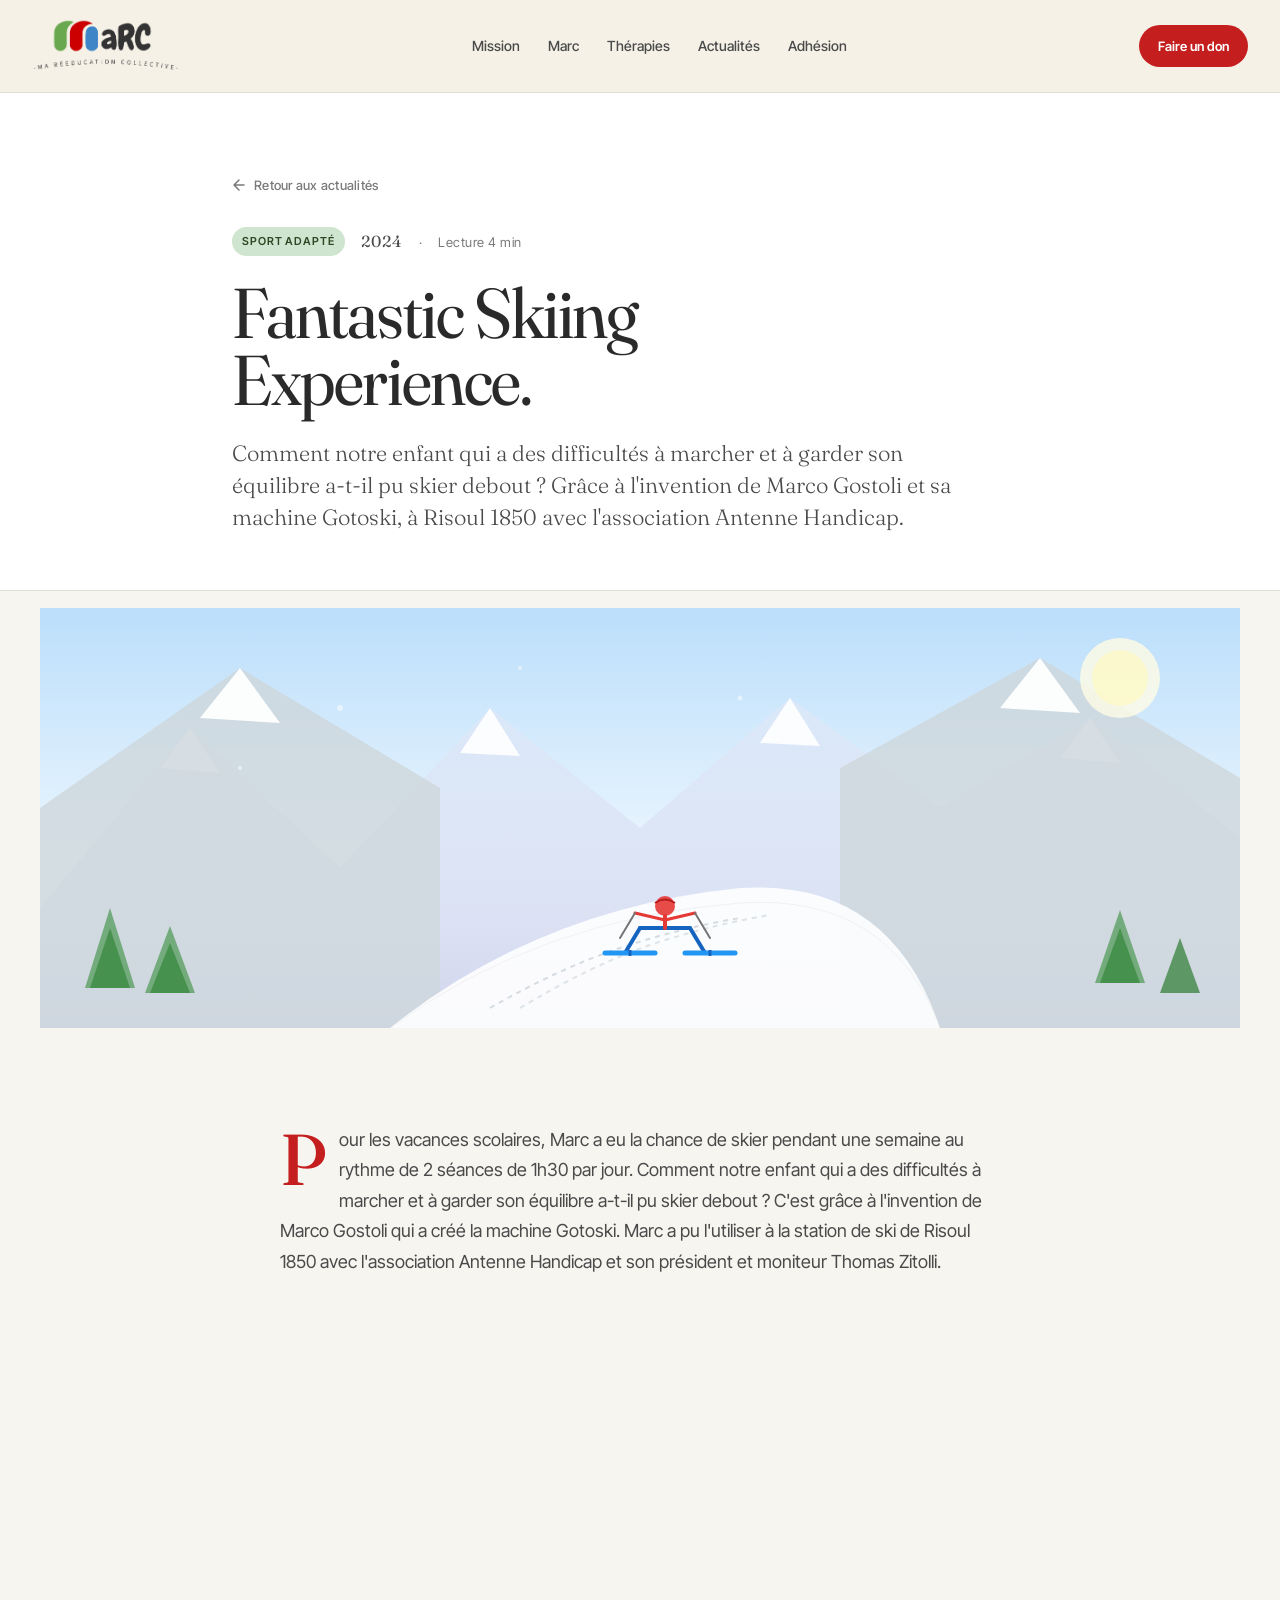
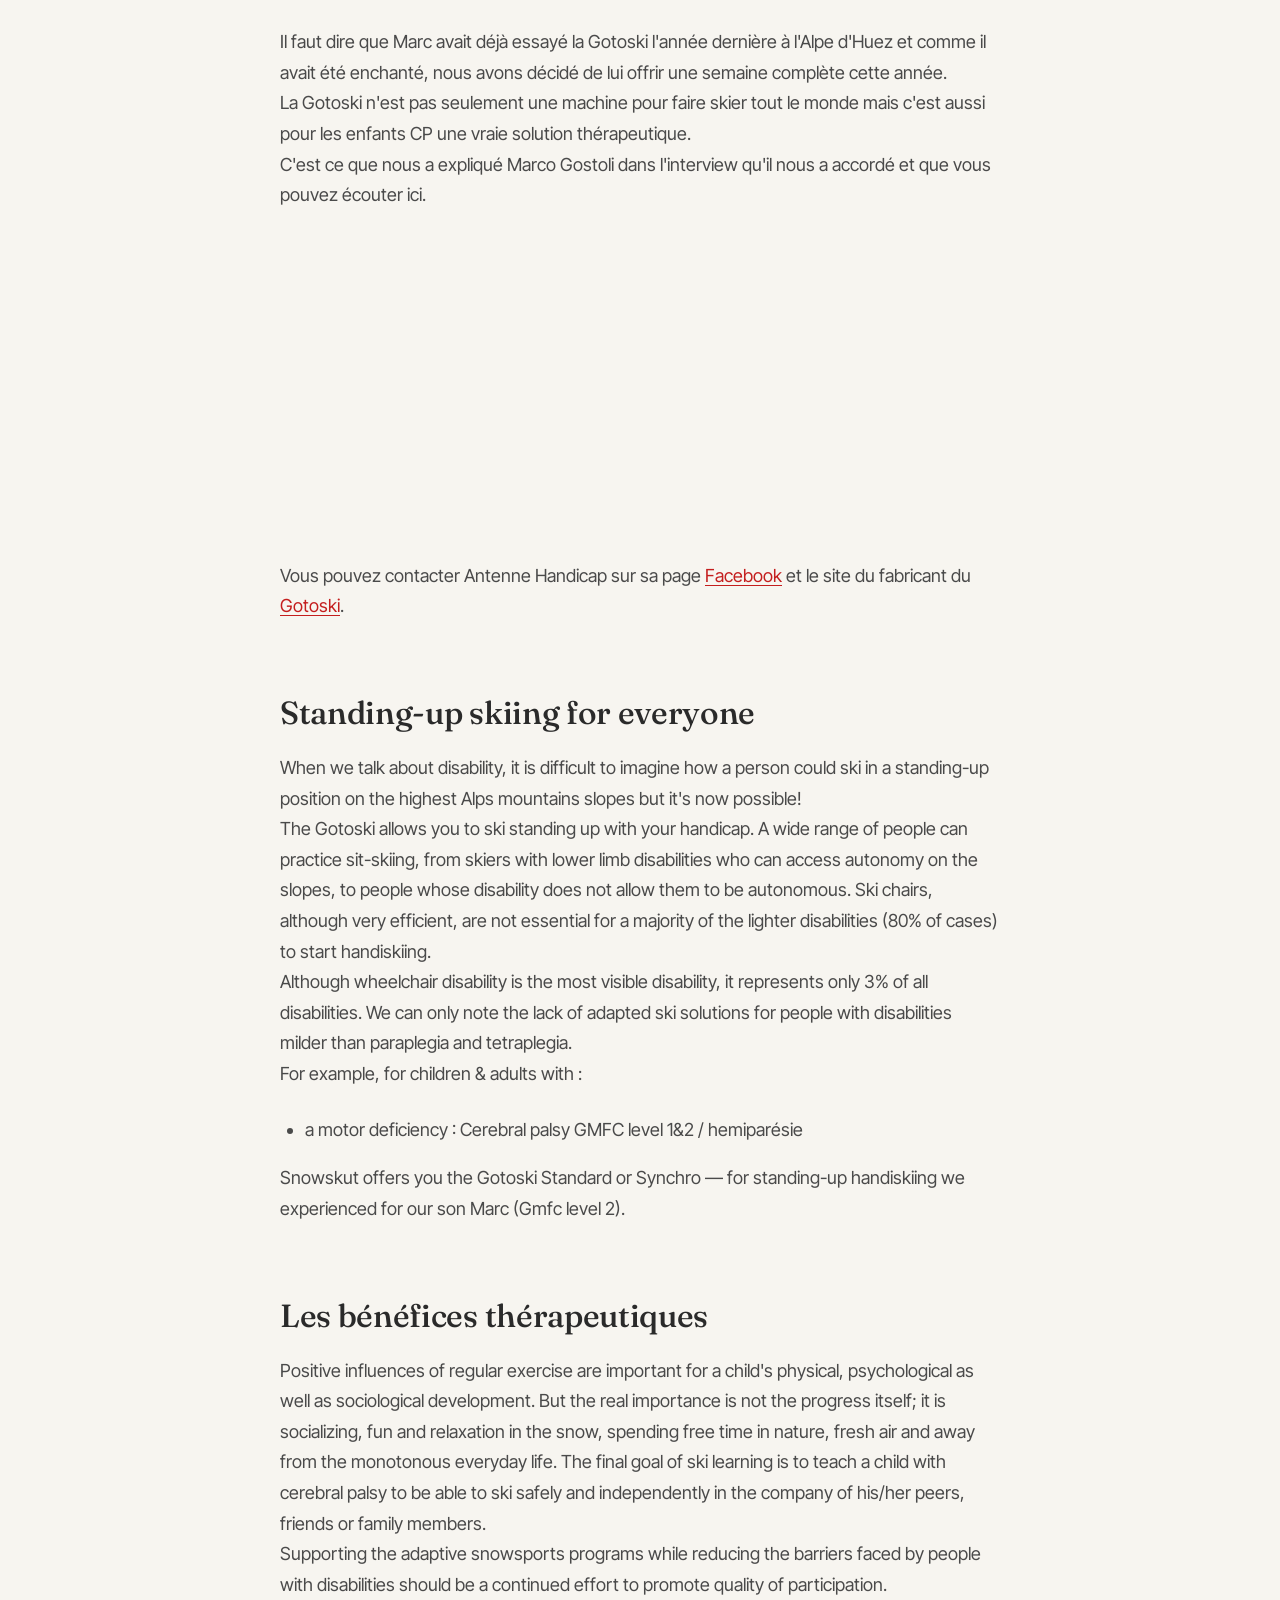
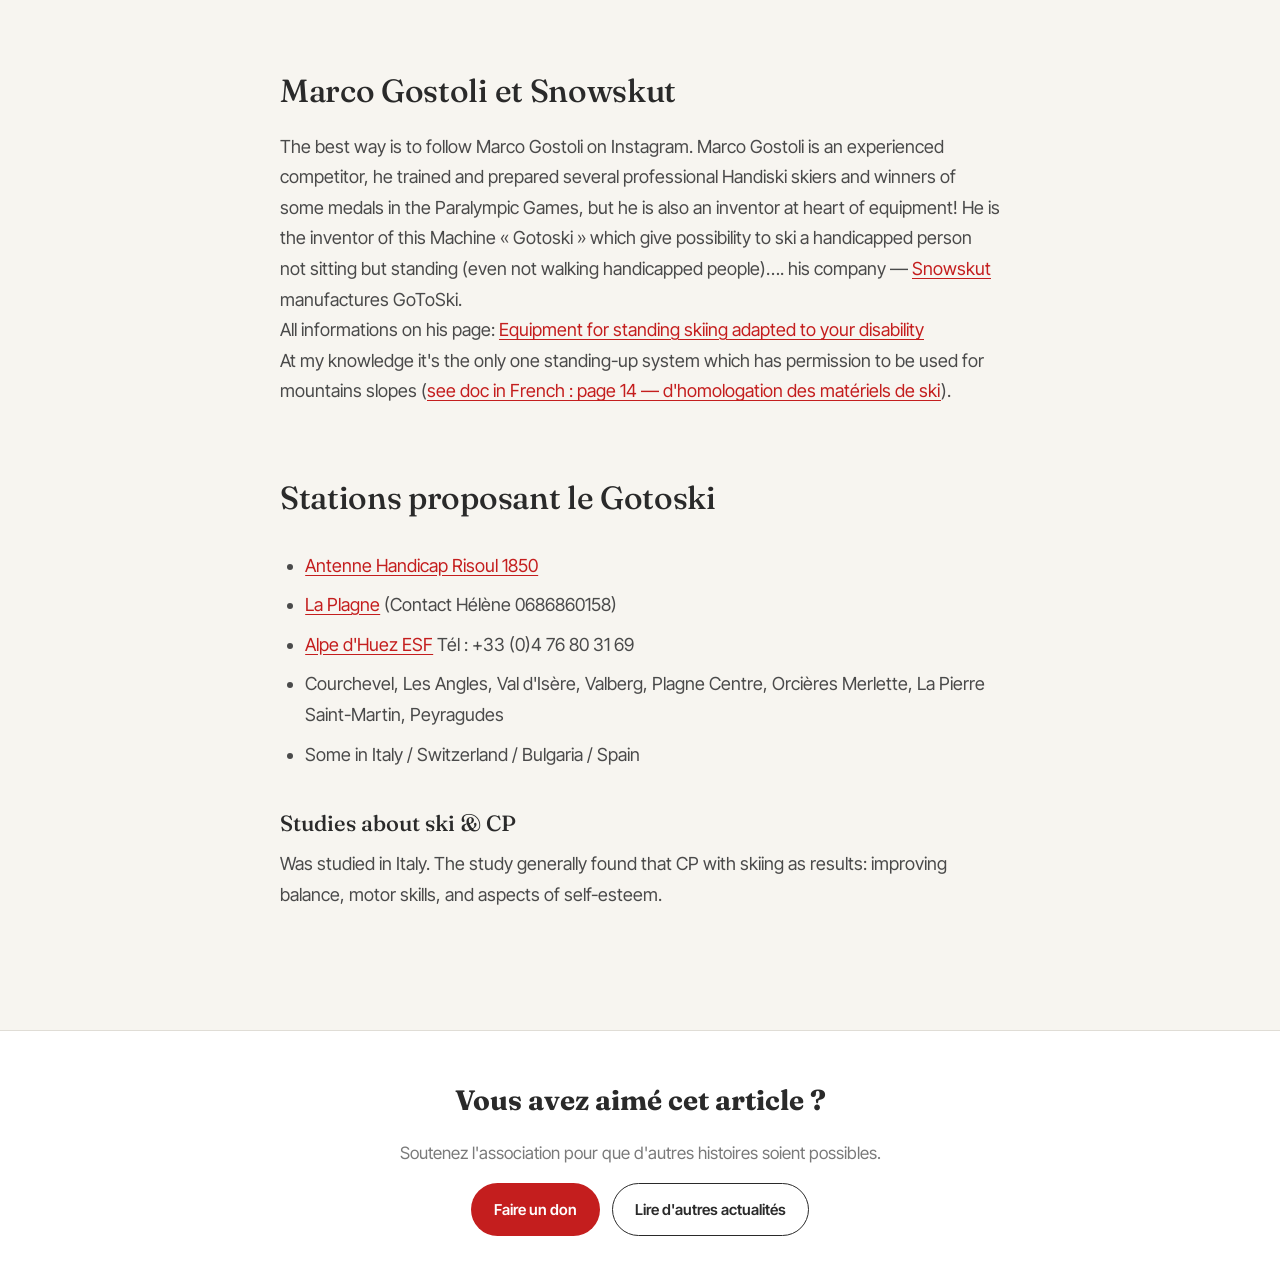
<file: articles/skiing-gotoski-2024.html>
<!DOCTYPE html>
<html lang="fr">
<head>
<meta charset="UTF-8">
<meta name="viewport" content="width=device-width, initial-scale=1.0">
<title>Fantastic Skiing Experience — Gotoski — marc·asso</title>
<link rel="preconnect" href="https://fonts.googleapis.com">
<link rel="preconnect" href="https://fonts.gstatic.com" crossorigin>
<link href="https://fonts.googleapis.com/css2?family=Fraunces:opsz,wght@9..144,300;9..144,400;9..144,500;9..144,600&family=Inter+Tight:wght@400;500;600;700&display=swap" rel="stylesheet">
<link rel="stylesheet" href="../style.css">
<link rel="stylesheet" href="../assets/css/page.css">
<link rel="stylesheet" href="../assets/css/article.css">
</head>
<body class="article-page" data-screen-label="Article — Skiing Gotoski 2024">

<!-- Slim header (re-used minimal version) -->
<header class="site-header is-scrolled">
  <div class="wrap header-inner">
    <a href="../index.html" class="brand">
      <img src="../assets/images/logo.png" alt="MaRC — Ma Rééducation Collective" class="brand-mark"/>
    </a>
    <nav class="site-nav">
      <a href="../index.html#mission">Mission</a>
      <a href="../index.html#marc">Marc</a>
      <a href="../index.html#therapies">Thérapies</a>
      <a href="../index.html#news">Actualités</a>
      <a href="../index.html#join">Adhésion</a>
    </nav>
    <div class="header-actions">
      <a href="../index.html#join" class="btn btn-primary btn-sm">Faire un don</a>
    </div>
  </div>
</header>

<!-- HERO -->
<section class="article-hero">
  <div class="wrap-narrow">
    <a href="../index.html#news" class="article-back">
      <svg width="14" height="14" viewBox="0 0 14 14" fill="none"><path d="M12 7H2M2 7L7 2M2 7L7 12" stroke="currentColor" stroke-width="1.5" stroke-linecap="round" stroke-linejoin="round"/></svg>
      Retour aux actualités
    </a>
    <div class="article-meta">
      <span class="tag tag-leaf">Sport adapté</span>
      <span class="article-date">2024</span>
      <span>·</span>
      <span>Lecture 4 min</span>
    </div>
    <h1 class="display article-title">Fantastic Skiing Experience.</h1>
    <p class="article-lede">
      Comment notre enfant qui a des difficultés à marcher et à garder son équilibre
      a-t-il pu skier debout ? Grâce à l'invention de Marco Gostoli et sa machine
      Gotoski, à Risoul 1850 avec l'association Antenne Handicap.
    </p>
  </div>
</section>

<!-- COVER illustration -->
<figure class="article-cover">
  <svg viewBox="0 0 1200 420" preserveAspectRatio="xMidYMid slice">
    <defs>
      <linearGradient id="ski-sky" x1="0" x2="0" y1="0" y2="1">
        <stop offset="0" stop-color="#bbdefb"/>
        <stop offset="0.5" stop-color="#e3f2fd"/>
        <stop offset="1" stop-color="#ffffff"/>
      </linearGradient>
      <linearGradient id="mountain-grad" x1="0" x2="0" y1="0" y2="1">
        <stop offset="0" stop-color="#e8eaf6"/>
        <stop offset="0.7" stop-color="#c5cae9"/>
        <stop offset="1" stop-color="#9fa8da"/>
      </linearGradient>
    </defs>
    <!-- Sky -->
    <rect width="1200" height="420" fill="url(#ski-sky)"/>
    <!-- Far mountains -->
    <path d="M 0 300 L 150 120 L 300 260 L 450 100 L 600 220 L 750 90 L 900 200 L 1050 110 L 1200 230 L 1200 420 L 0 420 Z"
          fill="url(#mountain-grad)" opacity="0.5"/>
    <!-- Snow on far mountains -->
    <path d="M 150 120 L 120 160 L 180 165 Z" fill="white" opacity="0.9"/>
    <path d="M 450 100 L 420 145 L 480 148 Z" fill="white" opacity="0.9"/>
    <path d="M 750 90 L 720 135 L 780 138 Z" fill="white" opacity="0.9"/>
    <path d="M 1050 110 L 1020 150 L 1080 155 Z" fill="white" opacity="0.9"/>
    <!-- Close mountain left -->
    <path d="M 0 420 L 0 200 L 200 60 L 400 180 L 400 420 Z" fill="#cfd8dc" opacity="0.8"/>
    <!-- Snow cap left -->
    <path d="M 200 60 L 160 110 L 240 115 Z" fill="white" opacity="0.95"/>
    <!-- Close mountain right -->
    <path d="M 800 420 L 800 160 L 1000 50 L 1200 170 L 1200 420 Z" fill="#cfd8dc" opacity="0.8"/>
    <!-- Snow cap right -->
    <path d="M 1000 50 L 960 100 L 1040 105 Z" fill="white" opacity="0.95"/>
    <!-- Snow slope (center) -->
    <path d="M 350 420 Q 500 300, 700 280 Q 850 270, 900 420 Z" fill="white" opacity="0.9"/>
    <path d="M 350 420 Q 500 310, 700 295 Q 850 285, 900 420" stroke="#e0e0e0" stroke-width="1" fill="none" opacity="0.4"/>
    <!-- Ski tracks on slope -->
    <path d="M 450 400 Q 520 360, 580 340 Q 640 320, 700 310" stroke="#b0bec5" stroke-width="2" fill="none" opacity="0.5" stroke-dasharray="5,5"/>
    <path d="M 480 400 Q 550 358, 610 337 Q 670 317, 730 307" stroke="#b0bec5" stroke-width="2" fill="none" opacity="0.4" stroke-dasharray="5,5"/>
    <!-- Skier silhouette (Gotoski) -->
    <g transform="translate(600, 290)">
      <!-- Frame / bars -->
      <line x1="0" y1="30" x2="50" y2="30" stroke="#1565c0" stroke-width="4" stroke-linecap="round"/>
      <line x1="0" y1="30" x2="-15" y2="55" stroke="#1565c0" stroke-width="4" stroke-linecap="round"/>
      <line x1="50" y1="30" x2="65" y2="55" stroke="#1565c0" stroke-width="4" stroke-linecap="round"/>
      <!-- Skis -->
      <line x1="-35" y1="55" x2="15" y2="55" stroke="#2196f3" stroke-width="5" stroke-linecap="round"/>
      <line x1="45" y1="55" x2="95" y2="55" stroke="#2196f3" stroke-width="5" stroke-linecap="round"/>
      <!-- Bindings -->
      <line x1="-10" y1="52" x2="-10" y2="58" stroke="#1565c0" stroke-width="3"/>
      <line x1="70" y1="52" x2="70" y2="58" stroke="#1565c0" stroke-width="3"/>
      <!-- Person -->
      <circle cx="25" cy="8" r="10" fill="#e53935" opacity="0.9"/>
      <!-- Helmet line -->
      <path d="M 15 5 Q 25 -2 35 5" stroke="#b71c1c" stroke-width="2" fill="none"/>
      <!-- Body -->
      <line x1="25" y1="18" x2="25" y2="30" stroke="#e53935" stroke-width="4" stroke-linecap="round"/>
      <!-- Arms with poles -->
      <line x1="25" y1="22" x2="-5" y2="15" stroke="#e53935" stroke-width="3" stroke-linecap="round"/>
      <line x1="-5" y1="15" x2="-20" y2="40" stroke="#757575" stroke-width="2" stroke-linecap="round"/>
      <line x1="25" y1="22" x2="55" y2="15" stroke="#e53935" stroke-width="3" stroke-linecap="round"/>
      <line x1="55" y1="15" x2="70" y2="40" stroke="#757575" stroke-width="2" stroke-linecap="round"/>
    </g>
    <!-- Pine trees at bottom left -->
    <g>
      <polygon points="50,380 70,320 90,380" fill="#2e7d32" opacity="0.7"/>
      <polygon points="45,380 70,300 95,380" fill="#388e3c" opacity="0.6"/>
      <polygon points="110,385 130,335 150,385" fill="#2e7d32" opacity="0.7"/>
      <polygon points="105,385 130,318 155,385" fill="#388e3c" opacity="0.6"/>
    </g>
    <!-- Pine trees at bottom right -->
    <g>
      <polygon points="1060,375 1080,320 1100,375" fill="#2e7d32" opacity="0.7"/>
      <polygon points="1055,375 1080,302 1105,375" fill="#388e3c" opacity="0.6"/>
      <polygon points="1120,385 1140,330 1160,385" fill="#2e7d32" opacity="0.7"/>
    </g>
    <!-- Sun -->
    <circle cx="1080" cy="70" r="40" fill="#fffde7" opacity="0.8"/>
    <circle cx="1080" cy="70" r="28" fill="#fff9c4" opacity="0.7"/>
    <!-- Snowflakes -->
    <g fill="white" opacity="0.5">
      <circle cx="300" cy="100" r="3"/>
      <circle cx="480" cy="60" r="2"/>
      <circle cx="700" cy="90" r="2.5"/>
      <circle cx="200" cy="160" r="2"/>
    </g>
  </svg>
</figure>

<!-- BODY -->
<article class="wrap-narrow article-body">

<p>
  Pour les vacances scolaires, Marc a eu la chance de skier pendant une semaine au
  rythme de 2 séances de 1h30 par jour. Comment notre enfant qui a des
  difficultés à marcher et à garder son équilibre a-t-il pu skier debout ? C'est grâce à
  l'invention de Marco Gostoli qui a créé la machine Gotoski. Marc a pu l'utiliser à
  la station de ski de Risoul 1850 avec l'association Antenne Handicap et son
  président et moniteur Thomas Zitolli.
</p>

<iframe title="YouTube video player" src="https://www.youtube.com/embed/UH6U0zxUvyQ?si=cvGBh5S52Jd67hcY" width="560" height="315" frameborder="0" allowfullscreen="allowfullscreen"></iframe>

<p>
  Il faut dire que Marc avait déjà essayé la Gotoski l'année dernière à l'Alpe
  d'Huez et comme il avait été enchanté, nous avons décidé de lui offrir une semaine
  complète cette année.
</p>

<p>
  La Gotoski n'est pas seulement une machine pour faire skier tout le monde mais
  c'est aussi pour les enfants CP une vraie solution thérapeutique.
</p>

<p>
  C'est ce que nous a expliqué Marco Gostoli dans l'interview qu'il nous a accordé
  et que vous pouvez écouter ici.
</p>

<iframe title="YouTube video player" src="https://www.youtube.com/embed/LNpD1YsISeo?si=TTv--fXyRfxZL4MK" width="560" height="315" frameborder="0" allowfullscreen="allowfullscreen"></iframe>

<p>
  Vous pouvez contacter Antenne Handicap sur sa page
  <a href="https://www.facebook.com/AntenneHandicap" target="_blank" rel="noopener">Facebook</a>
  et le site du fabricant du
  <a href="https://snowskut.eu/" target="_blank" rel="noopener">Gotoski</a>.
</p>

<h2>Standing-up skiing for everyone</h2>

<p>
  When we talk about disability, it is difficult to imagine how a person could ski
  in a standing-up position on the highest Alps mountains slopes but it's now
  possible!
</p>

<p>
  The Gotoski allows you to ski standing up with your handicap. A wide range of people
  can practice sit-skiing, from skiers with lower limb disabilities who can access
  autonomy on the slopes, to people whose disability does not allow them to be
  autonomous. Ski chairs, although very efficient, are not essential for a majority of
  the lighter disabilities (80% of cases) to start handiskiing.
</p>

<p>
  Although wheelchair disability is the most visible disability, it represents
  only 3% of all disabilities. We can only note the lack of adapted ski solutions for
  people with disabilities milder than paraplegia and tetraplegia.
</p>

<p>For example, for children &amp; adults with :</p>

<ul>
  <li>a motor deficiency : Cerebral palsy GMFC level 1&amp;2 / hemiparésie</li>
</ul>

<p>
  Snowskut offers you the Gotoski Standard or Synchro — for standing-up handiskiing
  we experienced for our son Marc (Gmfc level 2).
</p>

<h2>Les bénéfices thérapeutiques</h2>

<p>
  Positive influences of regular exercise are important for a child's physical,
  psychological as well as sociological development. But the real importance is not
  the progress itself; it is socializing, fun and relaxation in the snow, spending
  free time in nature, fresh air and away from the monotonous everyday life. The
  final goal of ski learning is to teach a child with cerebral palsy to be able
  to ski safely and independently in the company of his/her peers, friends or
  family members.
</p>

<p>
  Supporting the adaptive snowsports programs while reducing the barriers faced by
  people with disabilities should be a continued effort to promote quality of
  participation.
</p>

<h2>Marco Gostoli et Snowskut</h2>

<p>
  The best way is to follow Marco Gostoli on Instagram. Marco Gostoli is an
  experienced competitor, he trained and prepared several professional Handiski
  skiers and winners of some medals in the Paralympic Games, but he is also an
  inventor at heart of equipment! He is the inventor of this Machine « Gotoski » which
  give possibility to ski a handicapped person not sitting but standing (even not walking handicapped
  people)…. his company — <a href="https://snowskut.eu/en/home/" target="_blank" rel="noopener">Snowskut</a> manufactures GoToSki.
</p>

<p>
  All informations on his page:
  <a href="https://snowskut.eu/en/home/" target="_blank" rel="noopener">Equipment for standing skiing adapted to your disability</a>
</p>

<p>
  At my knowledge it's the only one standing-up system which has permission to be
  used for mountains slopes
  (<a href="https://www.strmtg.developpement-durable.gouv.fr/IMG/pdf/recap_des_avis_avmh_sur_ski_assis_version_en_vigueur_.pdf" target="_blank" rel="noopener">see doc in French : page 14 — d'homologation des matériels de ski</a>).
</p>

<h2>Stations proposant le Gotoski</h2>

<ul>
  <li><a href="https://www.risoul.com/antenne-handicap-risoul.html" target="_blank" rel="noopener">Antenne Handicap Risoul 1850</a></li>
  <li><a href="https://www.esf-plagne.com/contact/" target="_blank" rel="noopener">La Plagne</a> (Contact Hélène 0686860158)</li>
  <li><a href="https://www.esf-alpedhuez.com/contact/" target="_blank" rel="noopener">Alpe d'Huez ESF</a> Tél : +33 (0)4 76 80 31 69</li>
  <li>Courchevel, Les Angles, Val d'Isère, Valberg, Plagne Centre, Orcières Merlette, La Pierre Saint-Martin, Peyragudes</li>
  <li>Some in Italy / Switzerland / Bulgaria / Spain</li>
</ul>

<h3>Studies about ski &amp; CP</h3>

<p>
  Was studied in Italy. The study generally found that CP
  with skiing as results: improving balance, motor skills, and aspects of
  self-esteem.
</p>

</article>

<!-- FOOTER CTA -->
<section class="article-foot">
  <div class="wrap-narrow">
    <h2 class="article-foot-title">Vous avez aimé cet article ?</h2>
    <p class="muted">Soutenez l'association pour que d'autres histoires soient possibles.</p>
    <div class="article-foot-actions">
      <a href="../index.html#join" class="btn btn-primary">Faire un don</a>
      <a href="../index.html#news" class="btn btn-ghost">Lire d'autres actualités</a>
    </div>
  </div>
</section>

</body>
</html>
</file>
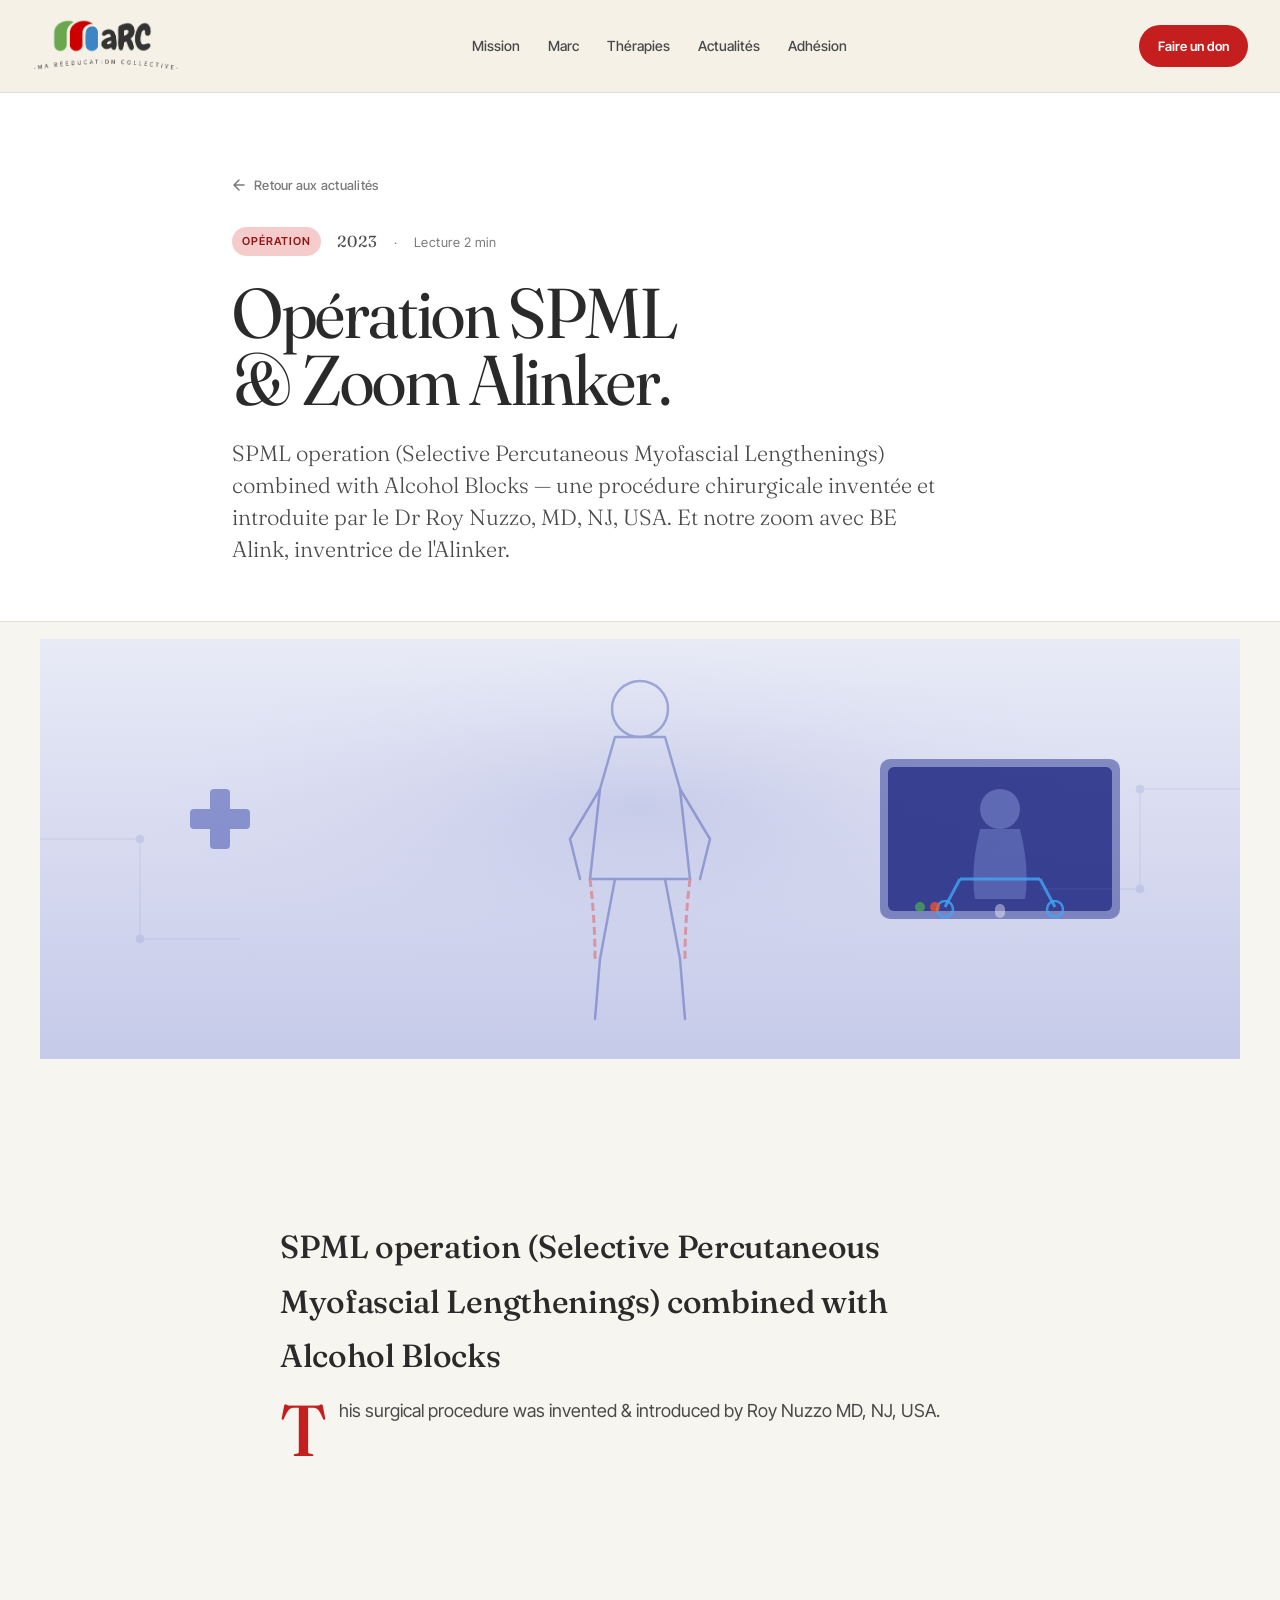
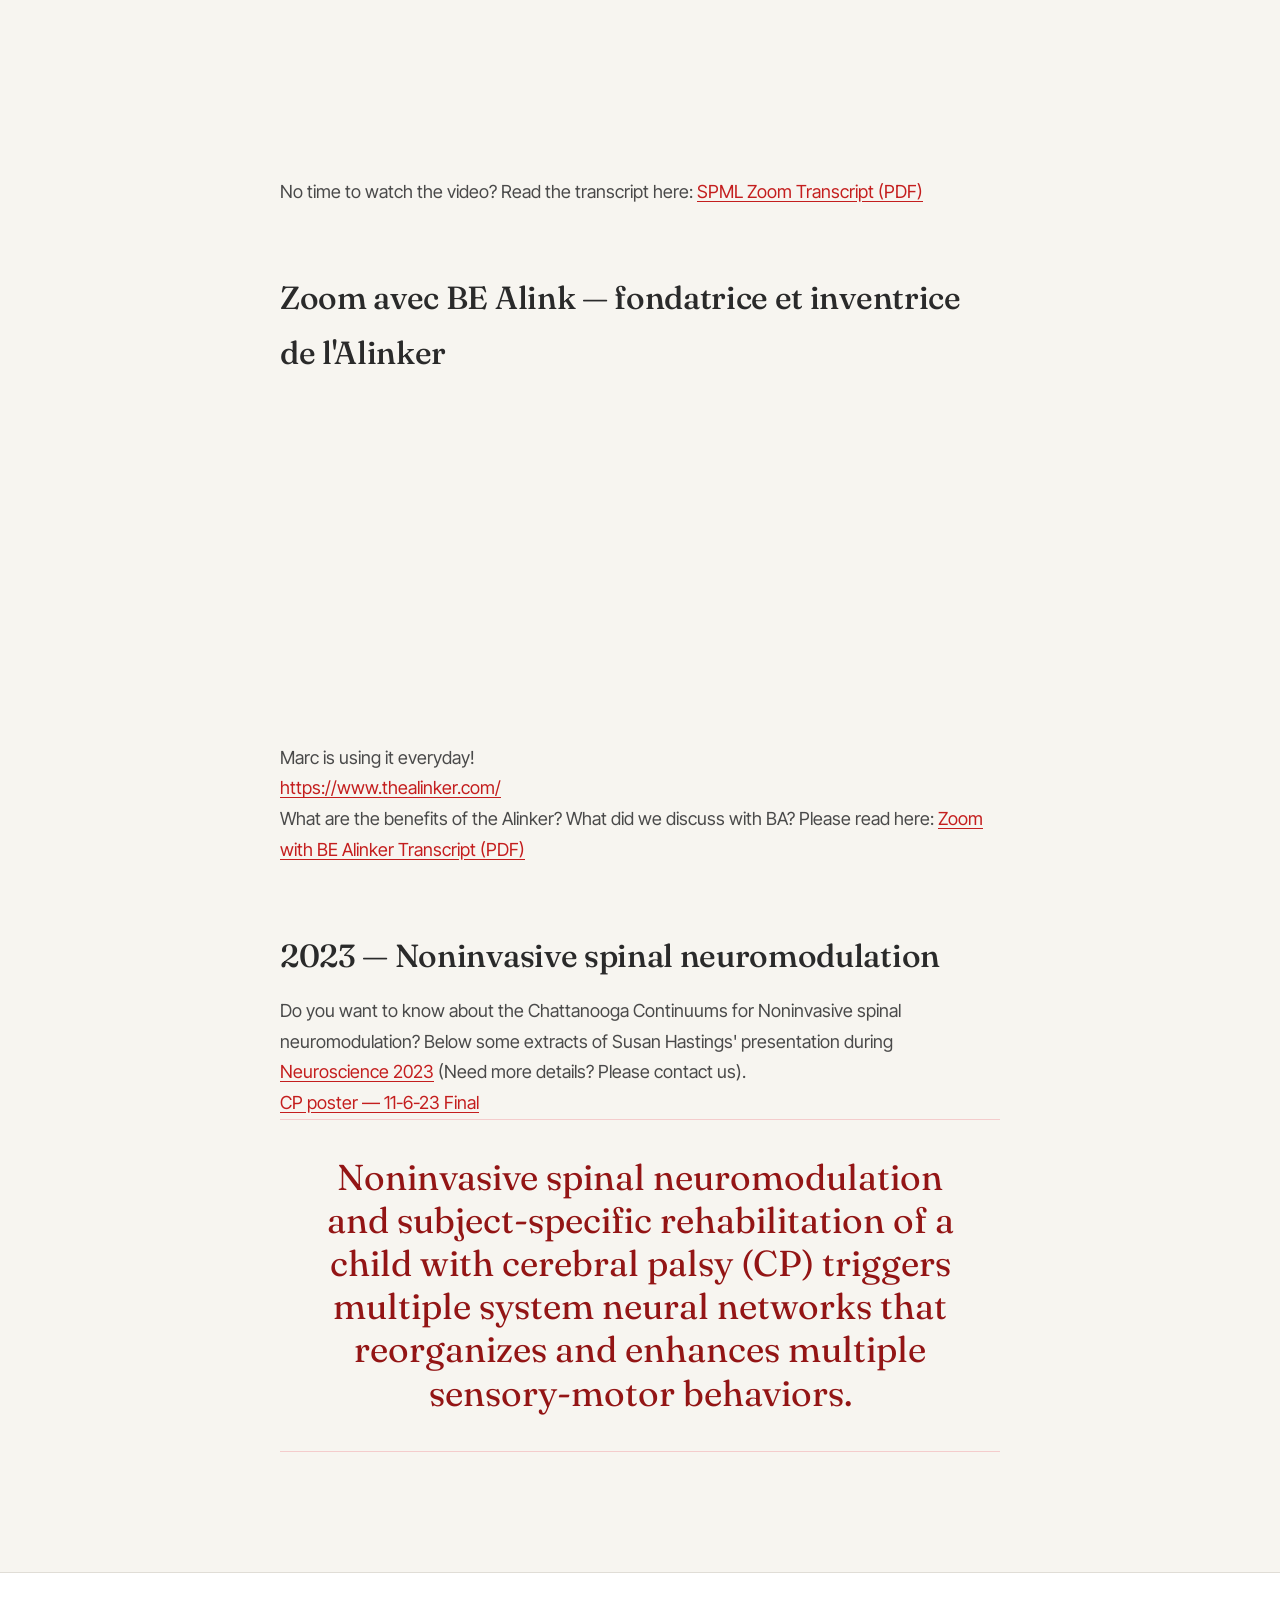
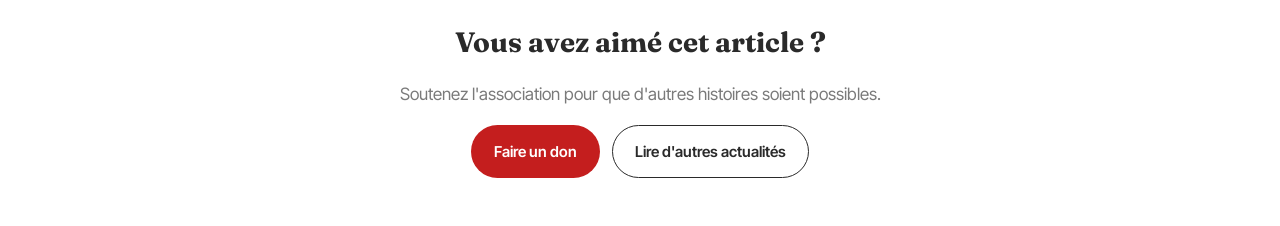
<file: articles/spml-2023.html>
<!DOCTYPE html>
<html lang="fr">
<head>
<meta charset="UTF-8">
<meta name="viewport" content="width=device-width, initial-scale=1.0">
<title>Opération SPML &amp; Zoom Alinker — 2023 — marc·asso</title>
<link rel="preconnect" href="https://fonts.googleapis.com">
<link rel="preconnect" href="https://fonts.gstatic.com" crossorigin>
<link href="https://fonts.googleapis.com/css2?family=Fraunces:opsz,wght@9..144,300;9..144,400;9..144,500;9..144,600&family=Inter+Tight:wght@400;500;600;700&display=swap" rel="stylesheet">
<link rel="stylesheet" href="../style.css">
<link rel="stylesheet" href="../assets/css/page.css">
<link rel="stylesheet" href="../assets/css/article.css">
</head>
<body class="article-page" data-screen-label="Article — SPML 2023">

<!-- Slim header (re-used minimal version) -->
<header class="site-header is-scrolled">
  <div class="wrap header-inner">
    <a href="../index.html" class="brand">
      <img src="../assets/images/logo.png" alt="MaRC — Ma Rééducation Collective" class="brand-mark"/>
    </a>
    <nav class="site-nav">
      <a href="../index.html#mission">Mission</a>
      <a href="../index.html#marc">Marc</a>
      <a href="../index.html#therapies">Thérapies</a>
      <a href="../index.html#news">Actualités</a>
      <a href="../index.html#join">Adhésion</a>
    </nav>
    <div class="header-actions">
      <a href="../index.html#join" class="btn btn-primary btn-sm">Faire un don</a>
    </div>
  </div>
</header>

<!-- HERO -->
<section class="article-hero">
  <div class="wrap-narrow">
    <a href="../index.html#news" class="article-back">
      <svg width="14" height="14" viewBox="0 0 14 14" fill="none"><path d="M12 7H2M2 7L7 2M2 7L7 12" stroke="currentColor" stroke-width="1.5" stroke-linecap="round" stroke-linejoin="round"/></svg>
      Retour aux actualités
    </a>
    <div class="article-meta">
      <span class="tag tag-accent">Opération</span>
      <span class="article-date">2023</span>
      <span>·</span>
      <span>Lecture 2 min</span>
    </div>
    <h1 class="display article-title">Opération SPML &amp; Zoom Alinker.</h1>
    <p class="article-lede">
      SPML operation (Selective Percutaneous Myofascial Lengthenings) combined with
      Alcohol Blocks — une procédure chirurgicale inventée et introduite par le Dr Roy Nuzzo,
      MD, NJ, USA. Et notre zoom avec BE Alink, inventrice de l'Alinker.
    </p>
  </div>
</section>

<!-- COVER illustration -->
<figure class="article-cover">
  <svg viewBox="0 0 1200 420" preserveAspectRatio="xMidYMid slice">
    <defs>
      <linearGradient id="spml-bg" x1="0" x2="0" y1="0" y2="1">
        <stop offset="0" stop-color="#e8eaf6"/>
        <stop offset="1" stop-color="#c5cae9"/>
      </linearGradient>
      <radialGradient id="spml-glow" cx="50%" cy="40%" r="40%">
        <stop offset="0" stop-color="#7986cb" stop-opacity="0.2"/>
        <stop offset="1" stop-color="#c5cae9" stop-opacity="0"/>
      </radialGradient>
    </defs>
    <rect width="1200" height="420" fill="url(#spml-bg)"/>
    <rect width="1200" height="420" fill="url(#spml-glow)"/>
    <!-- Body outline (abstract silhouette standing) -->
    <g transform="translate(540,40)" opacity="0.4">
      <!-- Head -->
      <circle cx="60" cy="30" r="28" fill="none" stroke="#3949ab" stroke-width="2.5"/>
      <!-- Body -->
      <path d="M 35 58 L 20 110 L 10 200 L 110 200 L 100 110 L 85 58 Z" fill="none" stroke="#3949ab" stroke-width="2.5"/>
      <!-- Left arm -->
      <path d="M 20 110 L -10 160 L 0 200" fill="none" stroke="#3949ab" stroke-width="2.5" stroke-linecap="round"/>
      <!-- Right arm -->
      <path d="M 100 110 L 130 160 L 120 200" fill="none" stroke="#3949ab" stroke-width="2.5" stroke-linecap="round"/>
      <!-- Left leg -->
      <path d="M 35 200 L 20 280 L 15 340" fill="none" stroke="#3949ab" stroke-width="2.5" stroke-linecap="round"/>
      <!-- Right leg -->
      <path d="M 85 200 L 100 280 L 105 340" fill="none" stroke="#3949ab" stroke-width="2.5" stroke-linecap="round"/>
      <!-- Muscles/tendons highlighted (SPML) -->
      <path d="M 10 200 Q 15 240, 15 280" stroke="#e53935" stroke-width="3" fill="none" opacity="1.5" stroke-dasharray="8,4"/>
      <path d="M 110 200 Q 105 240, 105 280" stroke="#e53935" stroke-width="3" fill="none" opacity="1.5" stroke-dasharray="8,4"/>
    </g>
    <!-- Left panel — medical cross -->
    <g transform="translate(150, 150)" opacity="0.5">
      <rect x="20" y="0" width="20" height="60" rx="4" fill="#3949ab"/>
      <rect x="0" y="20" width="60" height="20" rx="4" fill="#3949ab"/>
    </g>
    <!-- Right panel — zoom screen (Alinker) -->
    <g transform="translate(840, 120)">
      <!-- Screen frame -->
      <rect x="0" y="0" width="240" height="160" rx="10" fill="#283593" opacity="0.5"/>
      <rect x="8" y="8" width="224" height="144" rx="6" fill="#1a237e" opacity="0.7"/>
      <!-- Person silhouette in screen -->
      <circle cx="120" cy="50" r="20" fill="#7986cb" opacity="0.6"/>
      <path d="M 100 70 Q 90 110, 95 140 L 145 140 Q 150 110, 140 70 Z" fill="#7986cb" opacity="0.5"/>
      <!-- Alinker walking bike in screen -->
      <line x1="80" y1="120" x2="160" y2="120" stroke="#42a5f5" stroke-width="3" opacity="0.8"/>
      <line x1="80" y1="120" x2="65" y2="148" stroke="#42a5f5" stroke-width="3" opacity="0.8"/>
      <line x1="160" y1="120" x2="175" y2="148" stroke="#42a5f5" stroke-width="3" opacity="0.8"/>
      <circle cx="65" cy="150" r="8" fill="none" stroke="#42a5f5" stroke-width="2.5" opacity="0.8"/>
      <circle cx="175" cy="150" r="8" fill="none" stroke="#42a5f5" stroke-width="2.5" opacity="0.8"/>
      <!-- Zoom interface dots -->
      <circle cx="40" cy="148" r="5" fill="#4caf50" opacity="0.7"/>
      <circle cx="55" cy="148" r="5" fill="#ff5722" opacity="0.7"/>
      <!-- Microphone icon -->
      <rect x="115" y="145" width="10" height="14" rx="5" fill="#fff" opacity="0.4"/>
    </g>
    <!-- Decorative circuit lines -->
    <g stroke="#7986cb" stroke-width="1" fill="none" opacity="0.2">
      <path d="M 0 200 L 100 200 L 100 300 L 200 300"/>
      <path d="M 1200 150 L 1100 150 L 1100 250 L 1000 250"/>
      <circle cx="100" cy="200" r="4" fill="#7986cb"/>
      <circle cx="100" cy="300" r="4" fill="#7986cb"/>
      <circle cx="1100" cy="150" r="4" fill="#7986cb"/>
      <circle cx="1100" cy="250" r="4" fill="#7986cb"/>
    </g>
  </svg>
</figure>

<!-- BODY -->
<article class="wrap-narrow article-body">

<h2>SPML operation (Selective Percutaneous Myofascial Lengthenings) combined with Alcohol Blocks</h2>

<p>
  This surgical procedure was invented &amp; introduced by Roy Nuzzo MD, NJ, USA.
</p>

<iframe title="YouTube video player" src="https://www.youtube.com/embed/YsSAJz86FLo?si=tOc5jk9P07xaTuOE" width="560" height="315" frameborder="0" allowfullscreen="allowfullscreen"></iframe>

<p>
  No time to watch the video? Read the transcript here:
  <a href="https://marcasso.org/wp-content/uploads/2024/01/SPML-Zoom-Transcript.pdf" target="_blank" rel="noopener">
    SPML Zoom Transcript (PDF)
  </a>
</p>

<h2>Zoom avec BE Alink — fondatrice et inventrice de l'Alinker</h2>

<iframe title="YouTube video player" src="https://www.youtube.com/embed/LpzrU4b6GtM?si=f74_SbYx6Tg8PQEy" width="560" height="315" frameborder="0" allowfullscreen="allowfullscreen"></iframe>

<p>
  Marc is using it everyday!
</p>

<p>
  <a href="https://www.thealinker.com/" target="_blank" rel="noopener">https://www.thealinker.com/</a>
</p>

<p>
  What are the benefits of the Alinker? What did we discuss with BA?
  Please read here:
  <a href="https://marcasso.org/wp-content/uploads/2024/01/Zoom-with-BE-Alinker-Transcript.pdf" target="_blank" rel="noopener">
    Zoom with BE Alinker Transcript (PDF)
  </a>
</p>

<h2>2023 — Noninvasive spinal neuromodulation</h2>

<p>
  Do you want to know about the Chattanooga Continuums for Noninvasive spinal
  neuromodulation? Below some extracts of Susan Hastings' presentation during
  <a href="https://www.sfn.org/meetings/neuroscience-2023/sessions-and-events/scientific-program" target="_blank" rel="noopener">Neuroscience 2023</a>
  (Need more details? Please contact us).
</p>

<p>
  <a href="https://marcasso.org/wp-content/uploads/2024/01/CP-poster_11-6-23-Final-1.pdf" target="_blank" rel="noopener">
    CP poster — 11-6-23 Final
  </a>
</p>

<p class="article-pull">
  Noninvasive spinal neuromodulation and subject-specific rehabilitation of a child
  with cerebral palsy (CP) triggers multiple system neural networks that
  reorganizes and enhances multiple sensory-motor behaviors.
</p>

</article>

<!-- FOOTER CTA -->
<section class="article-foot">
  <div class="wrap-narrow">
    <h2 class="article-foot-title">Vous avez aimé cet article ?</h2>
    <p class="muted">Soutenez l'association pour que d'autres histoires soient possibles.</p>
    <div class="article-foot-actions">
      <a href="../index.html#join" class="btn btn-primary">Faire un don</a>
      <a href="../index.html#news" class="btn btn-ghost">Lire d'autres actualités</a>
    </div>
  </div>
</section>

</body>
</html>
</file>
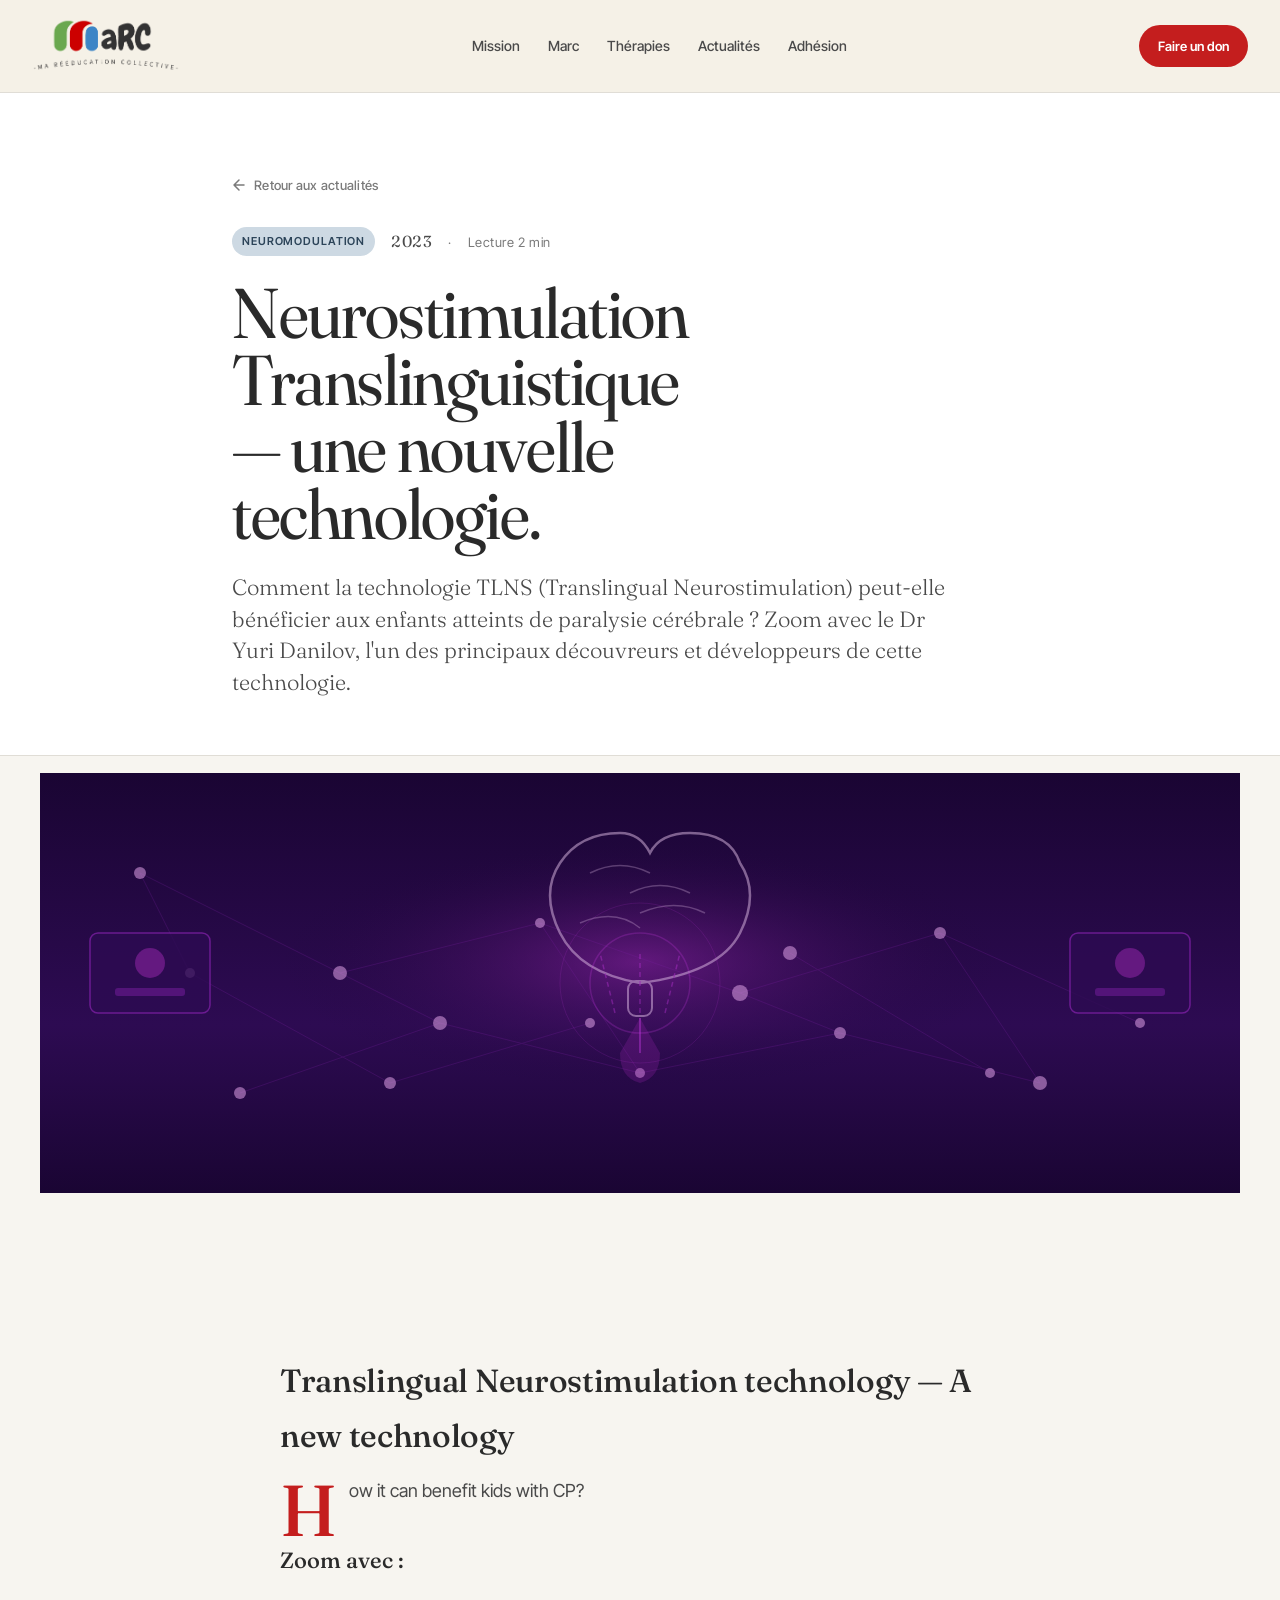
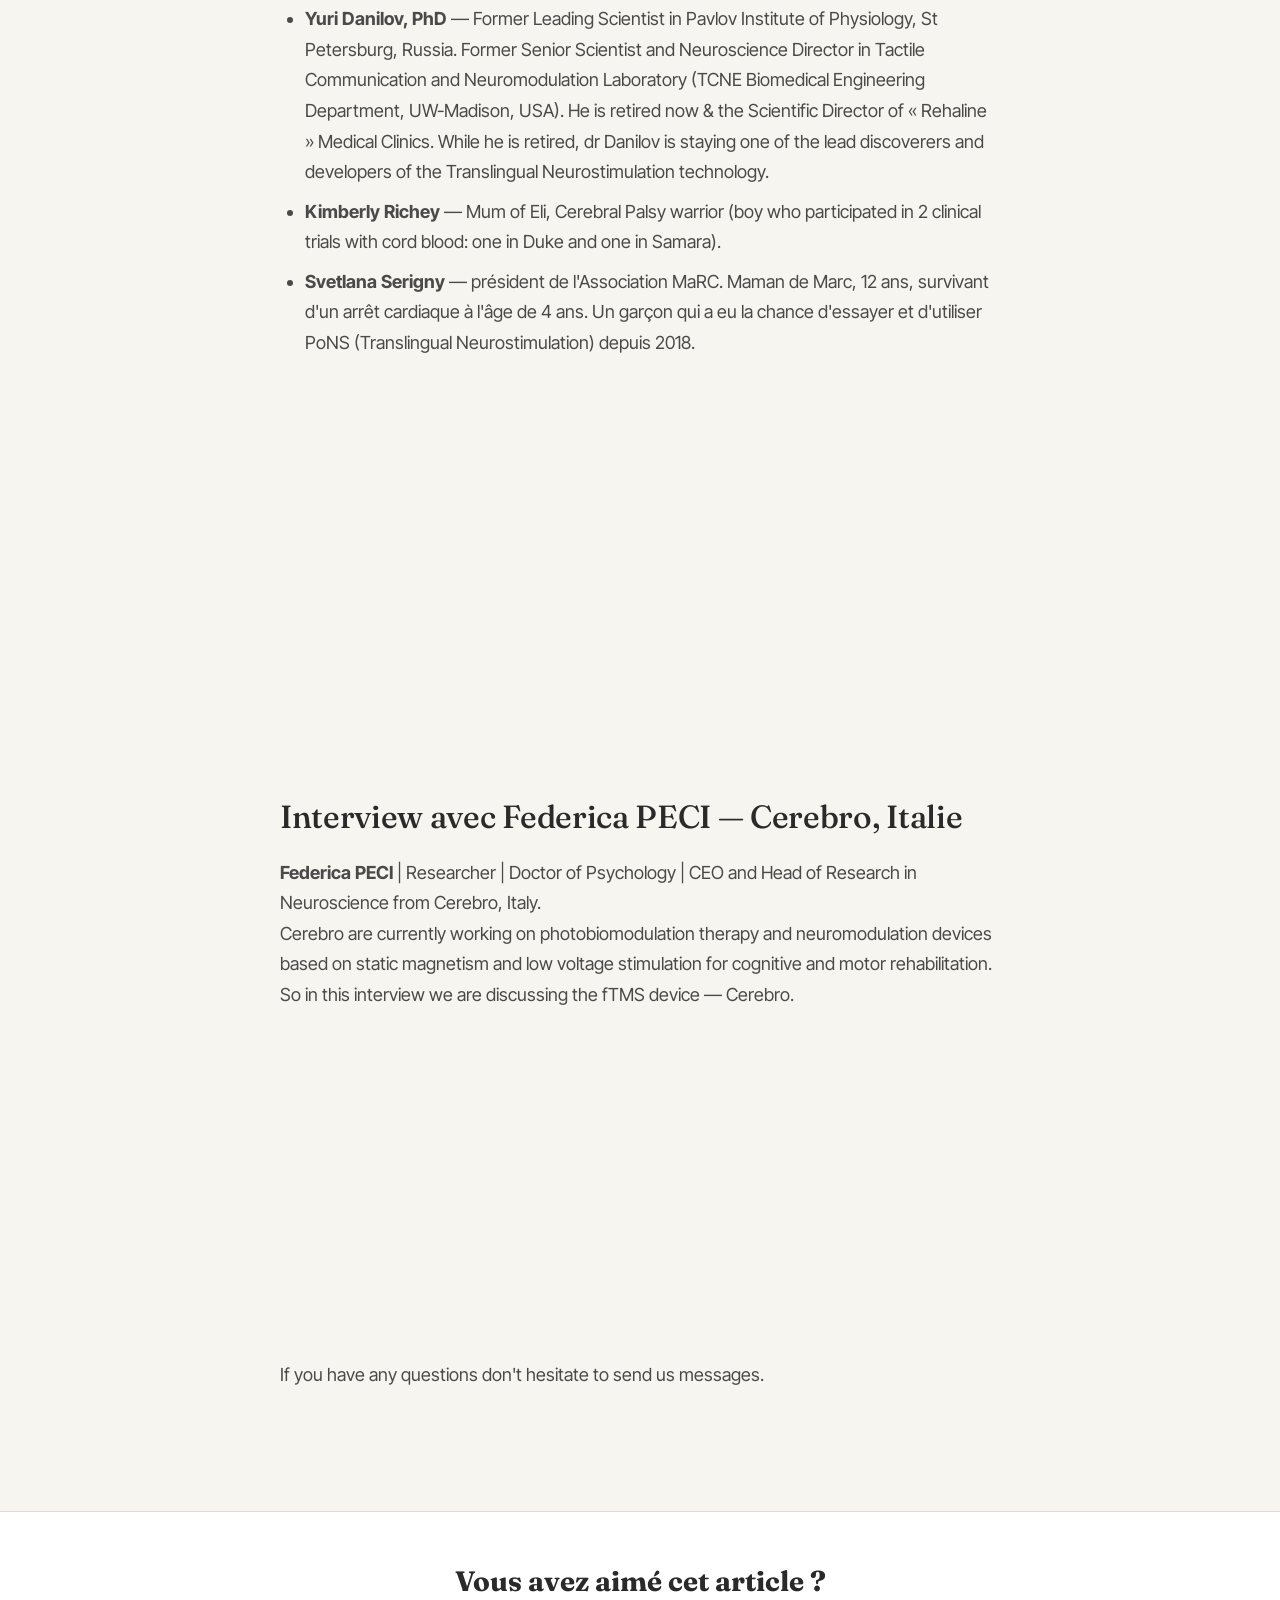
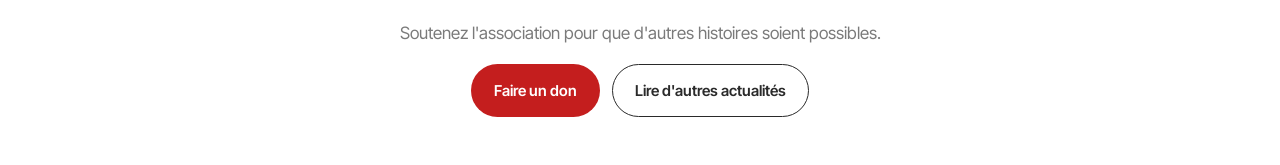
<file: articles/tlns-2023.html>
<!DOCTYPE html>
<html lang="fr">
<head>
<meta charset="UTF-8">
<meta name="viewport" content="width=device-width, initial-scale=1.0">
<title>Neurostimulation Translinguistique — Technologie TLNS — marc·asso</title>
<link rel="preconnect" href="https://fonts.googleapis.com">
<link rel="preconnect" href="https://fonts.gstatic.com" crossorigin>
<link href="https://fonts.googleapis.com/css2?family=Fraunces:opsz,wght@9..144,300;9..144,400;9..144,500;9..144,600&family=Inter+Tight:wght@400;500;600;700&display=swap" rel="stylesheet">
<link rel="stylesheet" href="../style.css">
<link rel="stylesheet" href="../assets/css/page.css">
<link rel="stylesheet" href="../assets/css/article.css">
</head>
<body class="article-page" data-screen-label="Article — TLNS 2023">

<!-- Slim header (re-used minimal version) -->
<header class="site-header is-scrolled">
  <div class="wrap header-inner">
    <a href="../index.html" class="brand">
      <img src="../assets/images/logo.png" alt="MaRC — Ma Rééducation Collective" class="brand-mark"/>
    </a>
    <nav class="site-nav">
      <a href="../index.html#mission">Mission</a>
      <a href="../index.html#marc">Marc</a>
      <a href="../index.html#therapies">Thérapies</a>
      <a href="../index.html#news">Actualités</a>
      <a href="../index.html#join">Adhésion</a>
    </nav>
    <div class="header-actions">
      <a href="../index.html#join" class="btn btn-primary btn-sm">Faire un don</a>
    </div>
  </div>
</header>

<!-- HERO -->
<section class="article-hero">
  <div class="wrap-narrow">
    <a href="../index.html#news" class="article-back">
      <svg width="14" height="14" viewBox="0 0 14 14" fill="none"><path d="M12 7H2M2 7L7 2M2 7L7 12" stroke="currentColor" stroke-width="1.5" stroke-linecap="round" stroke-linejoin="round"/></svg>
      Retour aux actualités
    </a>
    <div class="article-meta">
      <span class="tag tag-sky">Neuromodulation</span>
      <span class="article-date">2023</span>
      <span>·</span>
      <span>Lecture 2 min</span>
    </div>
    <h1 class="display article-title">Neurostimulation Translinguistique — une nouvelle technologie.</h1>
    <p class="article-lede">
      Comment la technologie TLNS (Translingual Neurostimulation) peut-elle bénéficier
      aux enfants atteints de paralysie cérébrale ? Zoom avec le Dr Yuri Danilov, l'un des
      principaux découvreurs et développeurs de cette technologie.
    </p>
  </div>
</section>

<!-- COVER illustration -->
<figure class="article-cover">
  <svg viewBox="0 0 1200 420" preserveAspectRatio="xMidYMid slice">
    <defs>
      <linearGradient id="tlns-bg" x1="0" x2="0" y1="0" y2="1">
        <stop offset="0" stop-color="#1a0533"/>
        <stop offset="0.6" stop-color="#2d0b52"/>
        <stop offset="1" stop-color="#1a0533"/>
      </linearGradient>
      <radialGradient id="brain-glow" cx="50%" cy="45%" r="30%">
        <stop offset="0" stop-color="#9c27b0" stop-opacity="0.5"/>
        <stop offset="1" stop-color="#1a0533" stop-opacity="0"/>
      </radialGradient>
    </defs>
    <rect width="1200" height="420" fill="url(#tlns-bg)"/>
    <rect width="1200" height="420" fill="url(#brain-glow)"/>
    <!-- Neural network connections -->
    <g stroke="#7b1fa2" fill="none" opacity="0.25">
      <line x1="100" y1="100" x2="300" y2="200"/>
      <line x1="300" y1="200" x2="500" y2="150"/>
      <line x1="500" y1="150" x2="700" y2="220"/>
      <line x1="700" y1="220" x2="900" y2="160"/>
      <line x1="900" y1="160" x2="1100" y2="250"/>
      <line x1="200" y1="320" x2="400" y2="250"/>
      <line x1="400" y1="250" x2="600" y2="300"/>
      <line x1="600" y1="300" x2="800" y2="260"/>
      <line x1="800" y1="260" x2="1000" y2="310"/>
      <line x1="150" y1="200" x2="350" y2="310"/>
      <line x1="350" y1="310" x2="550" y2="250"/>
      <line x1="750" y1="180" x2="950" y2="300"/>
      <line x1="300" y1="200" x2="400" y2="250"/>
      <line x1="500" y1="150" x2="600" y2="300"/>
      <line x1="700" y1="220" x2="800" y2="260"/>
      <line x1="100" y1="100" x2="150" y2="200"/>
      <line x1="900" y1="160" x2="1000" y2="310"/>
    </g>
    <!-- Neural nodes -->
    <g fill="#ce93d8" opacity="0.6">
      <circle cx="100" cy="100" r="6"/>
      <circle cx="300" cy="200" r="7"/>
      <circle cx="500" cy="150" r="5"/>
      <circle cx="700" cy="220" r="8"/>
      <circle cx="900" cy="160" r="6"/>
      <circle cx="1100" cy="250" r="5"/>
      <circle cx="200" cy="320" r="6"/>
      <circle cx="400" cy="250" r="7"/>
      <circle cx="600" cy="300" r="5"/>
      <circle cx="800" cy="260" r="6"/>
      <circle cx="1000" cy="310" r="7"/>
      <circle cx="150" cy="200" r="5"/>
      <circle cx="350" cy="310" r="6"/>
      <circle cx="550" cy="250" r="5"/>
      <circle cx="750" cy="180" r="7"/>
      <circle cx="950" cy="300" r="5"/>
    </g>
    <!-- Brain silhouette (center) -->
    <g transform="translate(490, 40)" opacity="0.5">
      <!-- Left hemisphere -->
      <path d="M 110 170 Q 50 160, 30 120 Q 10 80, 30 50 Q 50 20, 90 20 Q 110 20, 120 40 Q 130 20, 160 20 Q 200 20, 210 50 Q 230 80, 210 120 Q 190 160, 110 170 Z"
            fill="none" stroke="#e1bee7" stroke-width="2.5"/>
      <!-- Brain folds -->
      <path d="M 60 60 Q 90 45, 120 60" stroke="#e1bee7" stroke-width="1.5" fill="none" opacity="0.6"/>
      <path d="M 100 80 Q 130 65, 160 80" stroke="#e1bee7" stroke-width="1.5" fill="none" opacity="0.6"/>
      <path d="M 50 110 Q 85 95, 110 115" stroke="#e1bee7" stroke-width="1.5" fill="none" opacity="0.6"/>
      <path d="M 110 100 Q 145 85, 175 100" stroke="#e1bee7" stroke-width="1.5" fill="none" opacity="0.6"/>
      <!-- Brain stem -->
      <rect x="98" y="168" width="24" height="35" rx="8" fill="none" stroke="#e1bee7" stroke-width="2"/>
      <!-- Tongue stimulation indicator -->
      <path d="M 110 205 L 90 240 Q 90 265, 110 270 Q 130 265, 130 240 Z" fill="#9c27b0" opacity="0.5"/>
      <line x1="110" y1="205" x2="110" y2="240" stroke="#e040fb" stroke-width="2" opacity="0.8"/>
      <!-- Signals going up from tongue to brain -->
      <line x1="85" y1="200" x2="70" y2="140" stroke="#e040fb" stroke-width="1.5" opacity="0.6" stroke-dasharray="5,4"/>
      <line x1="110" y1="200" x2="110" y2="140" stroke="#e040fb" stroke-width="1.5" opacity="0.6" stroke-dasharray="5,4"/>
      <line x1="135" y1="200" x2="150" y2="140" stroke="#e040fb" stroke-width="1.5" opacity="0.6" stroke-dasharray="5,4"/>
    </g>
    <!-- Zoom call icons (small screens on sides) -->
    <g transform="translate(50, 160)">
      <rect x="0" y="0" width="120" height="80" rx="8" fill="#2d0b52" stroke="#7b1fa2" stroke-width="1.5" opacity="0.8"/>
      <circle cx="60" cy="30" r="15" fill="#9c27b0" opacity="0.5"/>
      <rect x="25" y="55" width="70" height="8" rx="3" fill="#7b1fa2" opacity="0.5"/>
    </g>
    <g transform="translate(1030, 160)">
      <rect x="0" y="0" width="120" height="80" rx="8" fill="#2d0b52" stroke="#7b1fa2" stroke-width="1.5" opacity="0.8"/>
      <circle cx="60" cy="30" r="15" fill="#9c27b0" opacity="0.5"/>
      <rect x="25" y="55" width="70" height="8" rx="3" fill="#7b1fa2" opacity="0.5"/>
    </g>
    <!-- Pulsing signals -->
    <circle cx="600" cy="210" r="50" fill="none" stroke="#e040fb" stroke-width="1.5" opacity="0.2"/>
    <circle cx="600" cy="210" r="80" fill="none" stroke="#e040fb" stroke-width="1" opacity="0.12"/>
  </svg>
</figure>

<!-- BODY -->
<article class="wrap-narrow article-body">

<h2>Translingual Neurostimulation technology — A new technology</h2>

<p>How it can benefit kids with CP?</p>

<h3>Zoom avec :</h3>

<ul>
  <li>
    <strong>Yuri Danilov, PhD</strong> — Former Leading Scientist in Pavlov Institute of Physiology,
    St Petersburg, Russia. Former Senior Scientist and Neuroscience Director in Tactile
    Communication and Neuromodulation Laboratory (TCNE Biomedical Engineering Department,
    UW-Madison, USA). He is retired now &amp; the Scientific Director of « Rehaline »
    Medical Clinics. While he is retired, dr Danilov is staying one of the lead
    discoverers and developers of the Translingual Neurostimulation technology.
  </li>
  <li>
    <strong>Kimberly Richey</strong> — Mum of Eli, Cerebral Palsy warrior (boy who participated
    in 2 clinical trials with cord blood: one in Duke and one in Samara).
  </li>
  <li>
    <strong>Svetlana Serigny</strong> — président de l'Association MaRC. Maman de Marc,
    12 ans, survivant d'un arrêt cardiaque à l'âge de 4 ans. Un garçon qui a eu la chance
    d'essayer et d'utiliser PoNS (Translingual Neurostimulation) depuis 2018.
  </li>
</ul>

<iframe title="YouTube video player" src="https://www.youtube.com/embed/Ukx13Be1UKE?si=Q_OelIAABLDXu8Iv" width="560" height="315" frameborder="0" allowfullscreen="allowfullscreen"></iframe>

<h2>Interview avec Federica PECI — Cerebro, Italie</h2>

<p>
  <strong>Federica PECI</strong> | Researcher | Doctor of Psychology | CEO and Head of Research in
  Neuroscience from Cerebro, Italy.
</p>

<p>
  Cerebro are currently working on photobiomodulation therapy and neuromodulation devices based
  on static magnetism and low voltage stimulation for cognitive and motor rehabilitation.
</p>

<p>
  So in this interview we are discussing the fTMS device — Cerebro.
</p>

<iframe title="YouTube video player" src="https://www.youtube.com/embed/CT24x5ciQow?si=ZpjB2N2DbBeMnf0H" width="560" height="315" frameborder="0" allowfullscreen="allowfullscreen"></iframe>
<p>If you have any questions don't hesitate to send us messages.</p>

</article>

<!-- FOOTER CTA -->
<section class="article-foot">
  <div class="wrap-narrow">
    <h2 class="article-foot-title">Vous avez aimé cet article ?</h2>
    <p class="muted">Soutenez l'association pour que d'autres histoires soient possibles.</p>
    <div class="article-foot-actions">
      <a href="../index.html#join" class="btn btn-primary">Faire un don</a>
      <a href="../index.html#news" class="btn btn-ghost">Lire d'autres actualités</a>
    </div>
  </div>
</section>

</body>
</html>
</file>
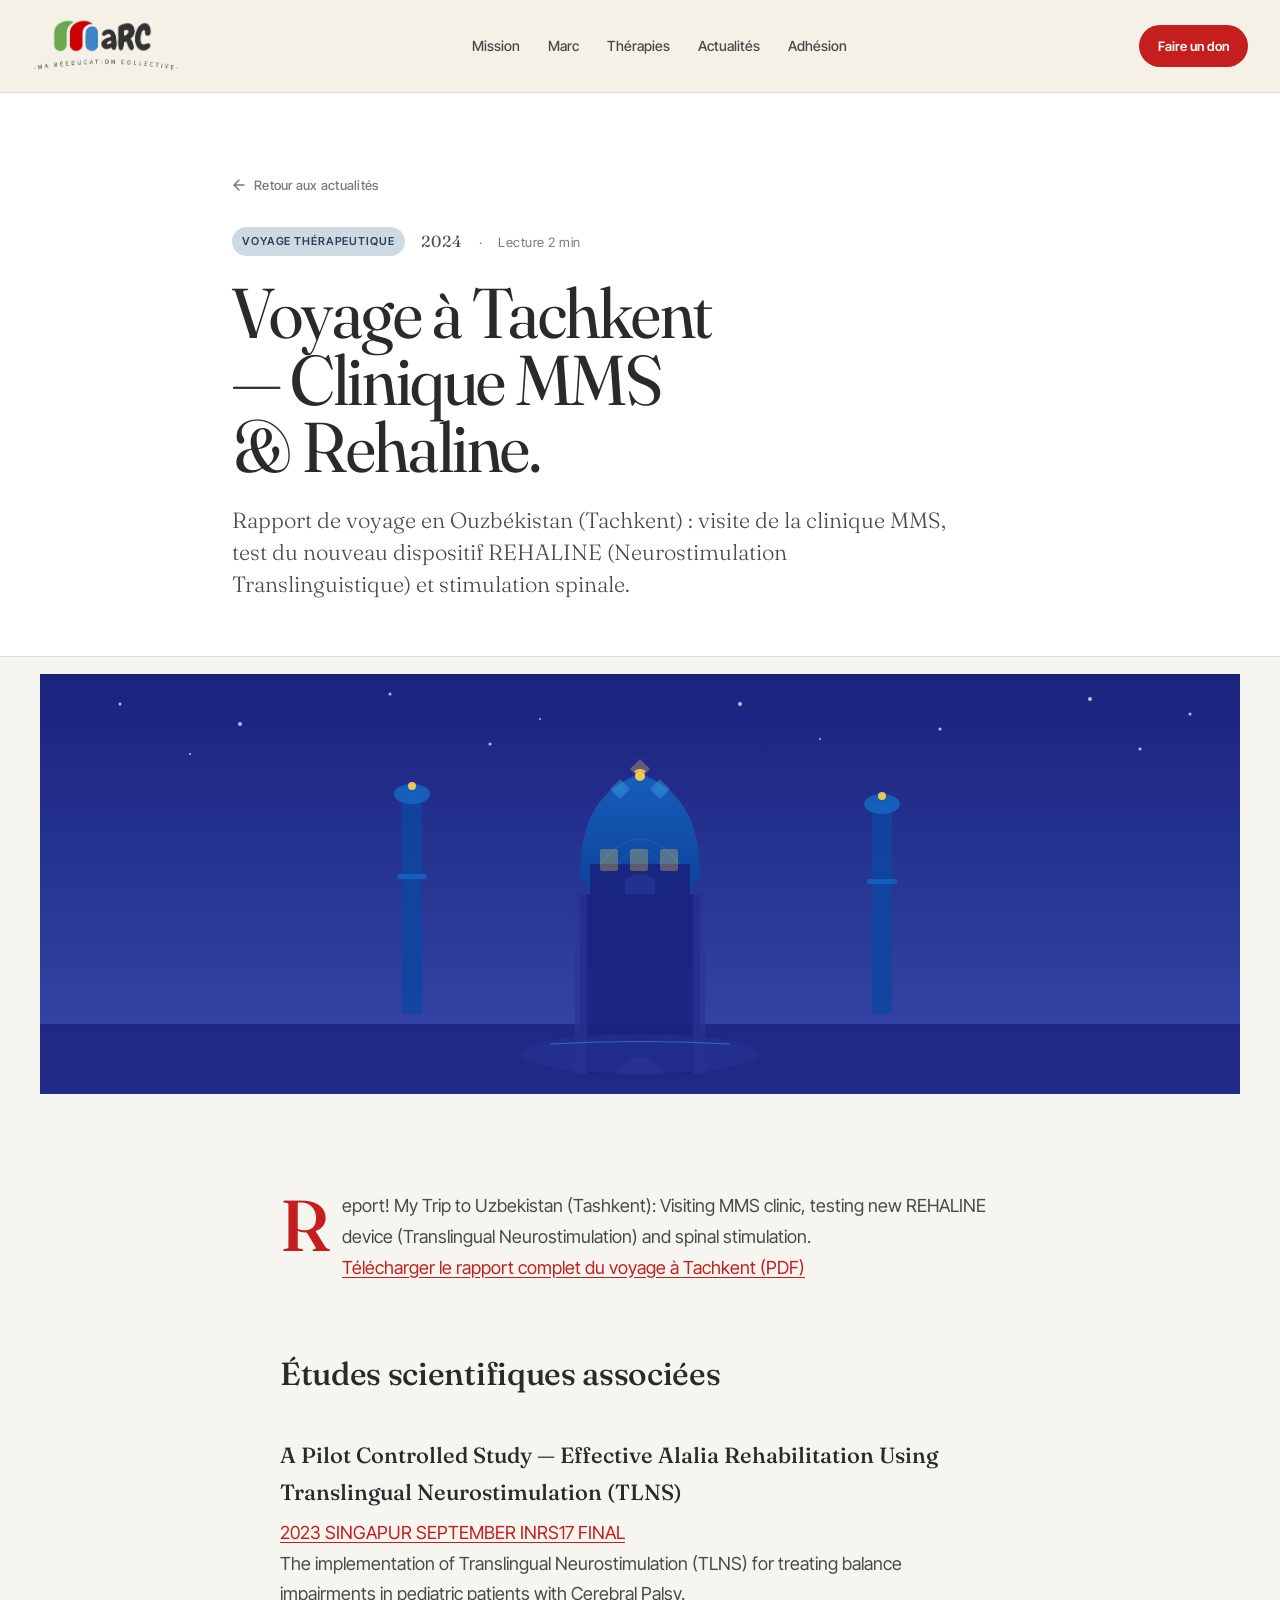
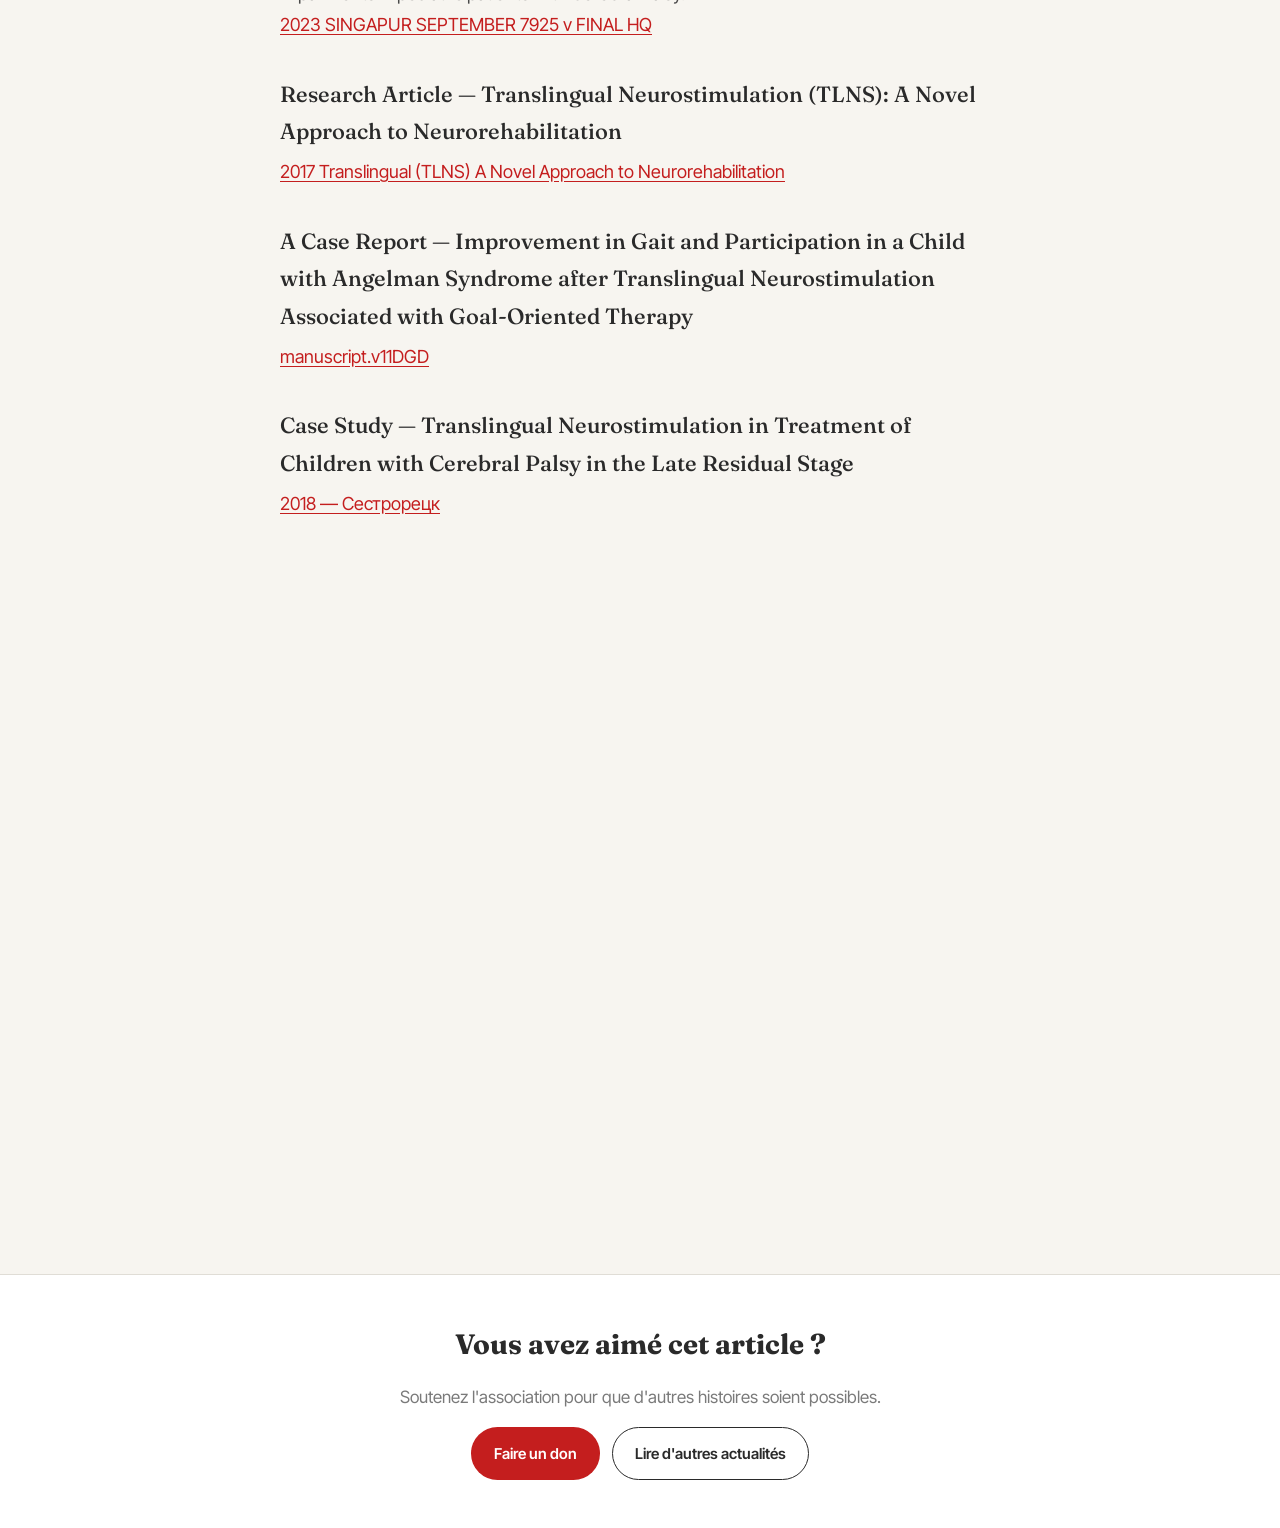
<file: articles/uzbekistan-2024.html>
<!DOCTYPE html>
<html lang="fr">
<head>
<meta charset="UTF-8">
<meta name="viewport" content="width=device-width, initial-scale=1.0">
<title>Voyage à Tachkent — Clinique MMS &amp; Rehaline — marc·asso</title>
<link rel="preconnect" href="https://fonts.googleapis.com">
<link rel="preconnect" href="https://fonts.gstatic.com" crossorigin>
<link href="https://fonts.googleapis.com/css2?family=Fraunces:opsz,wght@9..144,300;9..144,400;9..144,500;9..144,600&family=Inter+Tight:wght@400;500;600;700&display=swap" rel="stylesheet">
<link rel="stylesheet" href="../style.css">
<link rel="stylesheet" href="../assets/css/page.css">
<link rel="stylesheet" href="../assets/css/article.css">
</head>
<body class="article-page" data-screen-label="Article — Uzbekistan 2024">

<!-- Slim header (re-used minimal version) -->
<header class="site-header is-scrolled">
  <div class="wrap header-inner">
    <a href="../index.html" class="brand">
      <img src="../assets/images/logo.png" alt="MaRC — Ma Rééducation Collective" class="brand-mark"/>
    </a>
    <nav class="site-nav">
      <a href="../index.html#mission">Mission</a>
      <a href="../index.html#marc">Marc</a>
      <a href="../index.html#therapies">Thérapies</a>
      <a href="../index.html#news">Actualités</a>
      <a href="../index.html#join">Adhésion</a>
    </nav>
    <div class="header-actions">
      <a href="../index.html#join" class="btn btn-primary btn-sm">Faire un don</a>
    </div>
  </div>
</header>

<!-- HERO -->
<section class="article-hero">
  <div class="wrap-narrow">
    <a href="../index.html#news" class="article-back">
      <svg width="14" height="14" viewBox="0 0 14 14" fill="none"><path d="M12 7H2M2 7L7 2M2 7L7 12" stroke="currentColor" stroke-width="1.5" stroke-linecap="round" stroke-linejoin="round"/></svg>
      Retour aux actualités
    </a>
    <div class="article-meta">
      <span class="tag tag-sky">Voyage thérapeutique</span>
      <span class="article-date">2024</span>
      <span>·</span>
      <span>Lecture 2 min</span>
    </div>
    <h1 class="display article-title">Voyage à Tachkent — Clinique MMS &amp; Rehaline.</h1>
    <p class="article-lede">
      Rapport de voyage en Ouzbékistan (Tachkent) : visite de la clinique MMS,
      test du nouveau dispositif REHALINE (Neurostimulation Translinguistique)
      et stimulation spinale.
    </p>
  </div>
</section>

<!-- COVER illustration -->
<figure class="article-cover">
  <svg viewBox="0 0 1200 420" preserveAspectRatio="xMidYMid slice">
    <defs>
      <linearGradient id="uzb-sky" x1="0" x2="0" y1="0" y2="1">
        <stop offset="0" stop-color="#1a237e"/>
        <stop offset="0.5" stop-color="#283593"/>
        <stop offset="1" stop-color="#3949ab"/>
      </linearGradient>
      <linearGradient id="dome-grad" x1="0" x2="0" y1="0" y2="1">
        <stop offset="0" stop-color="#1565c0"/>
        <stop offset="1" stop-color="#0d47a1"/>
      </linearGradient>
    </defs>
    <!-- Sky / night backdrop -->
    <rect width="1200" height="420" fill="url(#uzb-sky)"/>
    <!-- Stars -->
    <g fill="white" opacity="0.7">
      <circle cx="80" cy="30" r="1.5"/>
      <circle cx="200" cy="50" r="2"/>
      <circle cx="350" cy="20" r="1.5"/>
      <circle cx="500" cy="45" r="1"/>
      <circle cx="700" cy="30" r="2"/>
      <circle cx="900" cy="55" r="1.5"/>
      <circle cx="1050" cy="25" r="2"/>
      <circle cx="1150" cy="40" r="1.5"/>
      <circle cx="150" cy="80" r="1"/>
      <circle cx="450" cy="70" r="1.5"/>
      <circle cx="780" cy="65" r="1"/>
      <circle cx="1100" cy="75" r="1.5"/>
    </g>
    <!-- Ground -->
    <rect x="0" y="350" width="1200" height="70" fill="#1a237e" opacity="0.8"/>
    <!-- Central mosque / minaret silhouette -->
    <g transform="translate(540, 60)">
      <!-- Main dome -->
      <ellipse cx="60" cy="140" rx="60" ry="25" fill="#0d47a1" opacity="0.9"/>
      <path d="M 0 140 Q 0 60, 60 40 Q 120 60, 120 140 Z" fill="url(#dome-grad)" opacity="0.9"/>
      <!-- Dome pattern -->
      <path d="M 20 130 Q 60 80, 100 130" stroke="#1565c0" stroke-width="2" fill="none" opacity="0.5"/>
      <path d="M 35 135 Q 60 95, 85 135" stroke="#1565c0" stroke-width="1.5" fill="none" opacity="0.4"/>
      <!-- Dome crescent top -->
      <circle cx="60" cy="42" r="5" fill="#ffd54f" opacity="0.9"/>
      <path d="M 55 38 Q 60 34, 65 38" stroke="#ffd54f" stroke-width="2" fill="none" opacity="0.9"/>
      <!-- Drum -->
      <rect x="10" y="130" width="100" height="30" fill="#1a237e" opacity="0.9"/>
      <!-- Arch window -->
      <path d="M 45 145 Q 60 135, 75 145 L 75 160 L 45 160 Z" fill="#283593" opacity="0.7"/>
      <!-- Building body -->
      <rect x="0" y="160" width="120" height="180" fill="#1a237e" opacity="0.9"/>
      <!-- Arched entrance -->
      <path d="M 35 340 Q 60 305, 85 340 Z" fill="#283593" opacity="0.8"/>
      <!-- Side decorative columns -->
      <rect x="-5" y="160" width="12" height="180" fill="#283593" opacity="0.7"/>
      <rect x="113" y="160" width="12" height="180" fill="#283593" opacity="0.7"/>
    </g>
    <!-- Left minaret -->
    <g transform="translate(350, 120)">
      <rect x="12" y="0" width="20" height="220" fill="#0d47a1" opacity="0.85"/>
      <ellipse cx="22" cy="0" rx="18" ry="10" fill="#1565c0" opacity="0.9"/>
      <circle cx="22" cy="-8" r="4" fill="#ffd54f" opacity="0.9"/>
      <!-- Balcony -->
      <rect x="7" y="80" width="30" height="5" rx="2" fill="#1565c0" opacity="0.8"/>
    </g>
    <!-- Right minaret -->
    <g transform="translate(820, 130)">
      <rect x="12" y="0" width="20" height="210" fill="#0d47a1" opacity="0.85"/>
      <ellipse cx="22" cy="0" rx="18" ry="10" fill="#1565c0" opacity="0.9"/>
      <circle cx="22" cy="-8" r="4" fill="#ffd54f" opacity="0.9"/>
      <!-- Balcony -->
      <rect x="7" y="75" width="30" height="5" rx="2" fill="#1565c0" opacity="0.8"/>
    </g>
    <!-- Mosaic pattern on dome (decorative) -->
    <g opacity="0.3">
      <polygon points="590,95 600,85 610,95 600,105" fill="#ffd54f"/>
      <polygon points="570,115 580,105 590,115 580,125" fill="#4fc3f7"/>
      <polygon points="610,115 620,105 630,115 620,125" fill="#4fc3f7"/>
    </g>
    <!-- Warm light from windows -->
    <rect x="560" y="175" width="18" height="22" rx="2" fill="#ffd54f" opacity="0.3"/>
    <rect x="590" y="175" width="18" height="22" rx="2" fill="#ffd54f" opacity="0.3"/>
    <rect x="620" y="175" width="18" height="22" rx="2" fill="#ffd54f" opacity="0.3"/>
    <!-- Pool / reflection at bottom -->
    <ellipse cx="600" cy="380" rx="120" ry="20" fill="#283593" opacity="0.5"/>
    <path d="M 510 370 Q 600 365, 690 370" stroke="#4fc3f7" stroke-width="1" fill="none" opacity="0.4"/>
  </svg>
</figure>

<!-- BODY -->
<article class="wrap-narrow article-body">

<p>
  Report! My Trip to Uzbekistan (Tashkent): Visiting MMS clinic, testing new REHALINE
  device (Translingual Neurostimulation) and spinal stimulation.
</p>

<p>
  <a href="https://marcasso.org/wp-content/uploads/2024/01/report-trip-to-Uzbekistan-Tashkent_-.pdf" target="_blank" rel="noopener">
    Télécharger le rapport complet du voyage à Tachkent (PDF)
  </a>
</p>

<h2>Études scientifiques associées</h2>

<h3>A Pilot Controlled Study — Effective Alalia Rehabilitation Using Translingual Neurostimulation (TLNS)</h3>
<p>
  <a href="https://marcasso.org/wp-content/uploads/2024/01/2023-SINGAPUR-SEPTEMBER-INRS17-FINAL.pdf" target="_blank" rel="noopener">
    2023 SINGAPUR SEPTEMBER INRS17 FINAL
  </a>
</p>

<p>
  The implementation of Translingual Neurostimulation (TLNS) for treating balance
  impairments in pediatric patients with Cerebral Palsy.
</p>

<p>
  <a href="https://marcasso.org/wp-content/uploads/2024/01/2023-SINGAPUR-SEPTEMBER-7925-v-FINAL-HQ.pdf" target="_blank" rel="noopener">
    2023 SINGAPUR SEPTEMBER 7925 v FINAL HQ
  </a>
</p>

<h3>Research Article — Translingual Neurostimulation (TLNS): A Novel Approach to Neurorehabilitation</h3>
<p>
  <a href="https://marcasso.org/wp-content/uploads/2024/01/2017-Translingual-Neurostimulation-TLNS-A-Novel-Approach-to-Neurorehabilitation.pdf" target="_blank" rel="noopener">
    2017 Translingual (TLNS) A Novel Approach to Neurorehabilitation
  </a>
</p>

<h3>A Case Report — Improvement in Gait and Participation in a Child with Angelman Syndrome after Translingual Neurostimulation Associated with Goal-Oriented Therapy</h3>
<p>
  <a href="https://marcasso.org/wp-content/uploads/2024/01/manuscript.v11DGD.pdf" target="_blank" rel="noopener">
    manuscript.v11DGD
  </a>
</p>

<h3>Case Study — Translingual Neurostimulation in Treatment of Children with Cerebral Palsy in the Late Residual Stage</h3>
<p>
  <a href="https://marcasso.org/wp-content/uploads/2024/01/2018_%D0%A1%D0%B5%D1%81%D1%82%D1%80%D0%BE%D1%80%D0%B5%D1%86%D0%BA.pdf" target="_blank" rel="noopener">
    2018 — Сестрорецк
  </a>
</p>

<iframe title="Interview with  Dr. Evgen Bugorsky . Neurolingual stimulation and Spinal Stimulation." width="800" height="600" src="https://www.youtube.com/embed/8MCDmWkEfto?feature=oembed" frameborder="0" allow="accelerometer; autoplay; clipboard-write; encrypted-media; gyroscope; picture-in-picture; web-share" allowfullscreen=""></iframe>
</article>

<!-- FOOTER CTA -->
<section class="article-foot">
  <div class="wrap-narrow">
    <h2 class="article-foot-title">Vous avez aimé cet article ?</h2>
    <p class="muted">Soutenez l'association pour que d'autres histoires soient possibles.</p>
    <div class="article-foot-actions">
      <a href="../index.html#join" class="btn btn-primary">Faire un don</a>
      <a href="../index.html#news" class="btn btn-ghost">Lire d'autres actualités</a>
    </div>
  </div>
</section>

</body>
</html>
</file>
<file: style.css>
/*
 Theme Name: static
 Text Domain: static-theme
*/

/* MARC — Ma Rééducation Collective — redesign tokens */
:root {
  /* Warm, hopeful, credible. Cream + ink + a coral that feels human. */
  --ink: #2a2a2a;        /* logo charcoal */
  --ink-2: #4a4a4a;
  --ink-3: #7a7a7a;
  --rule: #e0ddd6;
  --paper: #f7f5f0;
  --paper-2: #ecebe4;
  --card: #ffffff;
  --accent: #c41e1e;     /* logo red — primary */
  --accent-deep: #931515;
  --accent-soft: #f4cccc;
  --leaf: #4a9c4a;       /* logo green */
  --leaf-deep: #2f6e2f;
  --leaf-soft: #cfe5cf;
  --sky: #3a7ec4;        /* logo blue */
  --sky-deep: #245a93;
  --sky-soft: #cfe0f2;
  --gold: #d9a441;

  --serif: "Fraunces", "Cormorant Garamond", "Times New Roman", serif;
  --sans: "Inter Tight", "Inter", system-ui, -apple-system, "Helvetica Neue", sans-serif;
  --mono: "JetBrains Mono", ui-monospace, "SF Mono", monospace;
}

/* Override Fraunces guidance: we use it intentionally here, with custom OPSZ. */

* { box-sizing: border-box; }
html, body { margin: 0; padding: 0; }
body {
  font-family: var(--sans);
  color: var(--ink);
  background: var(--paper);
  font-size: 17px;
  line-height: 1.55;
  -webkit-font-smoothing: antialiased;
  text-rendering: optimizeLegibility;
}

img { max-width: 100%; display: block; }

/* TYPE */
.display {
  font-family: var(--serif);
  font-weight: 400;
  font-style: normal;
  letter-spacing: -0.02em;
  line-height: 0.95;
  font-variation-settings: "opsz" 144, "SOFT" 30;
  text-wrap: balance;
}
.eyebrow {
  font-family: var(--sans);
  font-size: 12px;
  letter-spacing: 0.18em;
  text-transform: uppercase;
  font-weight: 600;
  color: var(--ink-2);
}
.kicker {
  font-family: var(--serif);
  font-style: italic;
  font-weight: 300;
  color: var(--accent-deep);
}

/* layout */
.wrap { max-width: 1280px; margin: 0 auto; padding: 0 32px; }
.wrap-narrow { max-width: 880px; margin: 0 auto; padding: 0 32px; }

/* buttons */
.btn {
  display: inline-flex; align-items: center; gap: 10px;
  padding: 14px 22px;
  border-radius: 999px;
  font-family: var(--sans);
  font-weight: 600;
  font-size: 15px;
  text-decoration: none;
  border: 1px solid transparent;
  cursor: pointer;
  transition: transform .15s ease, background .2s ease, color .2s ease;
}
.btn:hover { transform: translateY(-1px); }
.btn-primary { background: var(--accent); color: #fff; }
.btn-primary:hover { background: var(--accent-deep); }
.btn-ghost { background: transparent; color: var(--ink); border-color: var(--ink); }
.btn-ghost:hover { background: var(--ink); color: var(--paper); }
.btn-paper { background: var(--card); color: var(--ink); border-color: var(--rule); }
.btn-paper:hover { background: #fff; }

.rule { height: 1px; background: var(--rule); border: 0; margin: 0; }

/* tag */
.tag {
  display: inline-flex; align-items: center; gap: 6px;
  font-size: 12px; letter-spacing: 0.08em; text-transform: uppercase;
  font-weight: 600; padding: 6px 10px; border-radius: 999px;
  background: var(--paper-2); color: var(--ink-2);
}
.tag-accent { background: var(--accent-soft); color: var(--accent-deep); }
.tag-leaf { background: var(--leaf-soft); color: #2f4724; }
.tag-sky { background: #cdd9e3; color: #2c4459; }

/* dot */
.dot { width: 6px; height: 6px; border-radius: 999px; background: currentColor; }

/* utility */
.serif { font-family: var(--serif); }
.italic { font-style: italic; }
.muted { color: var(--ink-3); }

/* fade-in */
@keyframes fadeUp { from { opacity: 0; transform: translateY(8px);} to { opacity: 1; transform: none;} }
.fade-up { animation: fadeUp .6s ease both; }

/* reduce motion */
@media (prefers-reduced-motion: reduce) {
  * { animation: none !important; transition: none !important; }
}
</file>
<file: assets/css/page.css>
/* Page-level styles for marcasso.org redesign */

/* =============== HEADER =============== */
.site-header {
  position: sticky; top: 0; z-index: 50;
  backdrop-filter: blur(12px);
  background: rgba(245, 240, 230, 0.6);
  border-bottom: 1px solid transparent;
  transition: background .25s ease, border-color .25s ease;
}
.site-header.is-scrolled {
  background: rgba(245, 240, 230, 0.92);
  border-bottom-color: var(--rule);
}
.header-inner {
  display: flex; align-items: center; justify-content: space-between;
  padding: 18px 32px;
  gap: 32px;
}
.brand { display: flex; align-items: center; text-decoration: none; color: var(--ink); }
.brand-mark { height: 56px; width: auto; flex-shrink: 0; display: block; }
.brand-tag { font-size: 11px; color: var(--ink-3); letter-spacing: 0.05em; margin-top: 2px; }
.site-nav { display: flex; gap: 28px; }
.site-nav a {
  color: var(--ink-2); text-decoration: none; font-size: 14px; font-weight: 500;
  position: relative; padding: 4px 0;
}
.site-nav a:hover { color: var(--ink); }
.site-nav a::after {
  content: ''; position: absolute; left: 0; bottom: -2px; width: 0; height: 1px;
  background: var(--accent); transition: width .25s ease;
}
.site-nav a:hover::after { width: 100%; }

.header-actions { display: flex; align-items: center; gap: 16px; }
.lang-toggle {
  background: none; border: 1px solid var(--rule); border-radius: 999px;
  padding: 6px 14px; font-size: 12px; font-weight: 600; letter-spacing: 0.06em;
  cursor: pointer; color: var(--ink-3); display: inline-flex; gap: 4px; align-items: center;
}
.lang-toggle .on { color: var(--ink); }
.lang-sep { color: var(--rule); }
.btn-sm { padding: 10px 18px; font-size: 13px; }

@media (max-width: 880px) {
  .site-nav { display: none; }
}

/* =============== HERO =============== */
.hero { position: relative; padding: 64px 0 32px; overflow: hidden; }
.hero-grain {
  position: absolute; inset: 0; pointer-events: none; opacity: 0.4;
  background-image: radial-gradient(circle at 20% 30%, rgba(212,80,42,.08), transparent 50%),
                    radial-gradient(circle at 80% 70%, rgba(90,122,74,.08), transparent 50%);
}
.hero-grid {
  display: grid; grid-template-columns: 1.2fr 1fr; gap: 80px;
  align-items: center;
  position: relative;
}
.hero-eyebrow { display: inline-flex; align-items: center; gap: 10px; }

.hero-display { font-size: clamp(64px, 9vw, 144px); margin: 24px 0 32px; }
.hero-display .kicker-line { display: block; font-style: italic; font-weight: 300; color: var(--accent-deep); font-size: 0.55em; }
.hero-display .line-2 { display: block; }
.hero-display .line-3 { display: block; color: var(--accent); }

.hero-quote {
  font-size: clamp(36px, 4.5vw, 60px);
  line-height: 1.1; font-style: italic; font-weight: 300;
  margin: 24px 0;
}
.quote-mark { color: var(--accent); font-style: normal; }
.quote-attr { display: block; font-size: 0.32em; font-style: normal; color: var(--ink-3); margin-top: 24px; letter-spacing: 0.05em; }

.hero-lede {
  font-size: 19px; max-width: 520px; color: var(--ink-2);
  margin-bottom: 36px;
}
.hero-cta { display: flex; gap: 14px; margin-bottom: 56px; flex-wrap: wrap; }

.hero-meta {
  list-style: none; padding: 0; margin: 0;
  display: grid; grid-template-columns: repeat(3, 1fr); gap: 24px;
  border-top: 1px solid var(--rule); padding-top: 24px; max-width: 540px;
}
.hero-meta li { display: flex; flex-direction: column; gap: 4px; }
.hero-meta-num { font-family: var(--serif); font-size: 32px; font-weight: 400; line-height: 1; color: var(--accent); }
.hero-meta-lbl { font-size: 13px; color: var(--ink-3); line-height: 1.3; }

/* portrait */
.hero-visual { position: relative; }
.portrait-card { position: relative; }
.portrait-frame {
  position: relative; aspect-ratio: 4/5; border-radius: 8px; overflow: hidden;
  box-shadow: 0 30px 60px -20px rgba(26,29,26,0.25), 0 8px 16px -8px rgba(26,29,26,0.15);
}
.portrait-img { width: 100%; height: 100%; }
.portrait-svg { width: 100%; height: 100%; }
.portrait-caption {
  position: absolute; left: 24px; bottom: 24px; right: 24px;
  background: rgba(251,248,241,0.92); backdrop-filter: blur(8px);
  padding: 14px 18px; border-radius: 4px;
}
.portrait-name { font-family: var(--serif); font-size: 18px; font-weight: 500; }
.portrait-role { font-size: 12px; color: var(--ink-3); margin-top: 2px; letter-spacing: 0.04em; }

.portrait-stat {
  position: absolute; right: -32px; top: 32px;
  background: var(--ink); color: var(--paper);
  padding: 24px; border-radius: 4px; max-width: 200px;
  box-shadow: 0 20px 40px -16px rgba(0,0,0,0.4);
  transform: rotate(2deg);
}
.stat-num { font-size: 56px; line-height: 1; color: var(--accent); }
.stat-unit { font-size: 18px; color: var(--paper); margin-left: 4px; }
.stat-lbl { font-size: 12px; line-height: 1.4; margin-top: 8px; color: rgba(245,240,230,0.8); }

@media (max-width: 980px) {
  .hero-grid { grid-template-columns: 1fr; gap: 48px; }
  .portrait-stat { right: 16px; top: 16px; }
}

/* marquee */
.hero-marquee {
  margin-top: 64px; overflow: hidden;
  border-top: 1px solid var(--rule); border-bottom: 1px solid var(--rule);
  padding: 18px 0; background: var(--paper-2);
}
.marquee-track { display: flex; gap: 0; animation: marquee 50s linear infinite; white-space: nowrap; }
.marquee-row { display: inline-flex; align-items: center; gap: 32px; padding-right: 32px; }
.marquee-city { font-family: var(--serif); font-style: italic; font-size: 22px; color: var(--ink-2); }
.marquee-sep { color: var(--accent); }
@keyframes marquee {
  from { transform: translateX(0); }
  to { transform: translateX(-33.33%); }
}

/* =============== CONFERENCE (corporate keynote) =============== */
.conference {
  background:
    radial-gradient(circle at 82% 12%, rgba(196,30,30,0.32), transparent 42%),
    linear-gradient(162deg, #1c1411 0%, #271210 52%, #34130f 100%);
  color: #f3ece2;
  padding: 110px 0 100px;
  position: relative;
  overflow: hidden;
}
.conf-eyebrow {
  display: inline-flex; align-items: center; gap: 10px;
  font-size: 12px; letter-spacing: 0.18em; text-transform: uppercase;
  font-weight: 600; color: #e8a99f;
}
.conf-eyebrow .dot { width: 6px; height: 6px; border-radius: 999px; background: #e8554a; }

.conf-quote {
  font-size: clamp(28px, 3.6vw, 50px);
  line-height: 1.2; font-weight: 400; font-style: italic;
  max-width: 17ch; margin: 28px 0 0; color: #fff;
  text-wrap: balance;
}
.conf-quote cite {
  display: block; font-size: 15px; font-style: normal; font-family: var(--sans);
  color: #e8a99f; margin-top: 20px; letter-spacing: 0.03em;
}

.conf-grid {
  display: grid; grid-template-columns: 1fr 1fr; gap: 64px;
  margin-top: 64px; padding-top: 56px;
  border-top: 1px solid rgba(243,236,226,0.14);
}
.conf-title { font-size: clamp(34px, 4vw, 60px); color: #fff; }
.conf-subtitle {
  font-style: italic; font-weight: 300; font-size: clamp(20px, 2vw, 26px);
  color: #e8a99f; margin: 14px 0 22px;
}
.conf-intro { font-size: 17px; color: rgba(243,236,226,0.82); max-width: 46ch; margin: 0 0 32px; }

.conf-why-title {
  font-size: 12px; letter-spacing: 0.16em; text-transform: uppercase;
  font-weight: 600; color: #e8a99f; margin-bottom: 16px;
}
.conf-why { list-style: none; padding: 0; margin: 0 0 36px; display: flex; flex-direction: column; gap: 16px; }
.conf-why li { position: relative; padding-left: 34px; font-size: 15.5px; line-height: 1.45; color: rgba(243,236,226,0.9); }
.conf-why-mark {
  position: absolute; left: 0; top: 1px;
  width: 22px; height: 22px; border-radius: 999px;
  background: rgba(232,85,74,0.2); color: #e8554a;
  display: inline-flex; align-items: center; justify-content: center;
}
.conf-cta { background: #e8554a; }
.conf-cta:hover { background: #c41e1e; }
.conf-cta-note { font-size: 13px; color: rgba(243,236,226,0.6); margin-top: 14px; letter-spacing: 0.02em; }

/* format triptych */
.conf-formats { display: flex; flex-direction: column; gap: 14px; }
.conf-formats-head {
  display: flex; justify-content: space-between; align-items: baseline;
  padding-bottom: 6px;
}
.conf-format-label {
  font-size: 12px; letter-spacing: 0.16em; text-transform: uppercase;
  font-weight: 600; color: #e8a99f;
}
.conf-format-duration { font-size: 12.5px; color: rgba(243,236,226,0.6); font-family: var(--serif); font-style: italic; }
.conf-format {
  background: rgba(243,236,226,0.05);
  border: 1px solid rgba(243,236,226,0.12);
  border-radius: 6px; padding: 22px 24px;
  display: grid; grid-template-columns: 44px 1fr; grid-template-rows: auto auto auto;
  column-gap: 18px; row-gap: 2px; align-items: center;
  transition: background .2s ease, border-color .2s ease;
}
.conf-format:hover { background: rgba(243,236,226,0.08); border-color: rgba(232,85,74,0.4); }
.conf-format-icon { grid-row: 1 / 4; width: 44px; height: 44px; align-self: start; }
.conf-format-icon svg { width: 100%; height: 100%; }
.conf-format-kind { font-size: 11px; letter-spacing: 0.14em; text-transform: uppercase; font-weight: 600; color: #e8554a; }
.conf-format-title { font-size: 21px; font-weight: 500; color: #fff; margin: 1px 0; line-height: 1.1; }
.conf-format-meta { font-size: 13px; color: rgba(243,236,226,0.6); }
.conf-format-desc { grid-column: 2; font-size: 14px; color: rgba(243,236,226,0.78); margin: 8px 0 0; }

/* bottom: stats + punch */
.conf-bottom {
  margin-top: 56px; padding-top: 48px;
  border-top: 1px solid rgba(243,236,226,0.14);
  display: grid; grid-template-columns: 1.2fr 1fr; gap: 56px; align-items: center;
}
.conf-stats { display: grid; grid-template-columns: repeat(3, 1fr); gap: 28px; }
.conf-stat-num { font-size: clamp(38px, 4vw, 56px); line-height: 1; color: #e8554a; }
.conf-stat-lbl { font-size: 13.5px; color: rgba(243,236,226,0.78); margin-top: 10px; line-height: 1.35; }
.conf-punch {
  font-size: clamp(22px, 2.2vw, 30px); line-height: 1.25; font-style: italic;
  font-weight: 300; color: #fff; margin: 0;
  border-left: 3px solid #e8554a; padding-left: 22px;
  text-wrap: balance;
}

@media (max-width: 980px) {
  .conf-grid { grid-template-columns: 1fr; gap: 48px; }
  .conf-bottom { grid-template-columns: 1fr; gap: 36px; }
}
@media (max-width: 600px) {
  .conf-stats { grid-template-columns: 1fr; gap: 22px; }
  .conf-format { grid-template-columns: 36px 1fr; column-gap: 14px; padding: 18px; }
  .conf-format-icon { width: 36px; height: 36px; }
}

/* =============== MISSION =============== */
.mission { padding: 120px 0 100px; background: var(--card); border-top: 1px solid var(--rule); }
.mission-head { max-width: 780px; margin-bottom: 80px; }
.mission-title { font-size: clamp(40px, 5.5vw, 76px); margin: 16px 0 28px; }
.mission-body { font-size: 19px; color: var(--ink-2); max-width: 640px; }

.pillars { display: grid; grid-template-columns: repeat(3, 1fr); gap: 0; border-top: 1px solid var(--rule); }
.pillar {
  padding: 40px 32px 32px 0; border-right: 1px solid var(--rule);
  position: relative;
}
.pillar:last-child { border-right: none; padding-right: 0; }
.pillar:not(:first-child) { padding-left: 32px; }
.pillar-icon { width: 56px; height: 56px; margin-bottom: 18px; }
.pillar-icon svg { width: 100%; height: 100%; display: block; }
.pillar-num { font-size: 14px; color: var(--accent); font-weight: 500; letter-spacing: 0.1em; }
.pillar-title { font-size: 26px; font-weight: 500; margin: 16px 0 12px; line-height: 1.15; }
.pillar-body { color: var(--ink-2); font-size: 15px; }

@media (max-width: 880px) {
  .pillars { grid-template-columns: 1fr; }
  .pillar { border-right: none; border-bottom: 1px solid var(--rule); padding: 32px 0; }
  .pillar:not(:first-child) { padding-left: 0; }
  .pillar:last-child { border-bottom: none; }
}

/* =============== STORY =============== */
.story { padding: 120px 0; background: var(--paper); }
.story-grid { display: grid; grid-template-columns: 320px 1fr; gap: 80px; }
.story-aside { position: sticky; top: 100px; align-self: start; }
.story-photo { margin: 24px 0 32px; }
.story-photo-inner {
  aspect-ratio: 4/5; border-radius: 4px; overflow: hidden;
  box-shadow: 0 20px 40px -20px rgba(26,29,26,0.3);
  background: #f7f5f0;
}
.story-illust { width: 100%; height: 100%; display: block; }
.story-photo-cap { font-size: 12px; margin-top: 10px; font-style: italic; }

.story-pull {
  font-size: 22px; line-height: 1.35; font-style: italic; font-weight: 300;
  border-left: 3px solid var(--accent); padding: 8px 0 8px 20px;
  color: var(--ink-2);
}
.story-pull cite { display: block; font-size: 13px; font-style: normal; color: var(--ink-3); margin-top: 12px; letter-spacing: 0.04em; }

.story-title { font-size: clamp(36px, 4.5vw, 64px); margin: 16px 0 24px; }
.story-lede { font-size: 19px; color: var(--ink-2); margin-bottom: 56px; max-width: 640px; }

.timeline { list-style: none; padding: 0; margin: 0 0 72px; }
.timeline-item {
  display: grid; grid-template-columns: 32px 100px 1fr; gap: 24px;
  padding: 24px 0; border-bottom: 1px solid var(--rule); position: relative;
}
.timeline-item:first-child { border-top: 1px solid var(--rule); }
.timeline-marker {
  display: flex; align-items: center; justify-content: center;
  height: 24px;
}
.timeline-marker span {
  width: 10px; height: 10px; border-radius: 999px; background: var(--accent);
  display: block;
}
.timeline-year { font-size: 18px; font-weight: 500; color: var(--accent-deep); padding-top: 1px; }
.timeline-title { font-size: 22px; font-weight: 500; margin: 0 0 6px; }
.timeline-body { color: var(--ink-2); margin: 0; max-width: 540px; }

.story-book {
  display: grid; grid-template-columns: 160px 1fr; gap: 32px;
  padding: 32px; background: var(--card); border-radius: 4px;
  align-items: center;
}
.story-book-cover {
  aspect-ratio: 2/3;
  color: #fff; padding: 18px; border-radius: 2px;
  display: flex; flex-direction: column; justify-content: space-between;
  box-shadow: 0 14px 28px -10px rgba(0,0,0,0.3);
  position: relative; overflow: hidden;
}
.story-book-cover::before {
  content: ''; position: absolute; inset: 8px;
  border: 1px solid rgba(255,255,255,0.3); border-radius: 1px;
  pointer-events: none;
}
.story-book-cover::after {
  content: ''; position: absolute; left: 50%; top: 30%;
  width: 50px; height: 50px; transform: translateX(-50%);
  background: radial-gradient(circle, #4a9c4a 30%, transparent 30%) 0 0/16px 16px;
  opacity: 0.4;
}
.book-title { font-size: 22px; line-height: 1; font-weight: 500; }
.book-author { font-size: 11px; opacity: 0.85; letter-spacing: 0.06em; }
.story-book-text h4 { font-size: 22px; margin: 8px 0 10px; }
.story-book-text { display: flex; flex-direction: column; gap: 6px; align-items: flex-start; }
.story-book-text .btn { margin-top: 4px; }

@media (max-width: 980px) {
  .story-grid { grid-template-columns: 1fr; gap: 32px; }
  .story-aside { position: static; }
  .timeline-item { grid-template-columns: 24px 80px 1fr; gap: 16px; }
  .story-book { grid-template-columns: 100px 1fr; gap: 20px; padding: 20px; }
}

/* =============== THERAPIES =============== */
.therapies { padding: 120px 0; background: var(--ink); color: var(--paper); }
.therapies .eyebrow { color: rgba(245,240,230,0.6); }
.therapies-head { max-width: 780px; margin-bottom: 64px; }
.therapies-title { font-size: clamp(40px, 5.5vw, 76px); margin: 16px 0 24px; }
.therapies-title .italic { color: var(--accent); }
.therapies-lede { font-size: 18px; color: rgba(245,240,230,0.75); max-width: 600px; }

.therapies-grid {
  display: grid; grid-template-columns: repeat(3, 1fr); gap: 1px;
  background: rgba(255,255,255,0.08); border: 1px solid rgba(255,255,255,0.08);
}
.therapy {
  padding: 28px; background: var(--ink);
  cursor: default; transition: background .25s ease;
  display: flex; flex-direction: column; gap: 14px;
  min-height: 200px;
}
.therapy:hover, .therapy.is-active { background: #2a2d2a; }
.therapy-head { display: flex; align-items: flex-start; justify-content: space-between; gap: 12px; }
.therapy-abbr {
  font-size: 36px; font-weight: 400; color: var(--accent);
  letter-spacing: -0.01em; line-height: 1;
}
.therapy .tag { background: rgba(255,255,255,0.08); color: rgba(245,240,230,0.7); }
.therapy .tag-accent { background: rgba(212,80,42,0.18); color: #f4cdb8; }
.therapy .tag-leaf { background: rgba(90,122,74,0.2); color: #c8d4b8; }
.therapy .tag-sky { background: rgba(74,107,133,0.22); color: #cdd9e3; }

.therapy-name { font-size: 16px; font-weight: 500; line-height: 1.3; margin: 0; flex: 1; }
.therapy-meta {
  display: flex; justify-content: space-between; align-items: baseline;
  font-size: 12px; color: rgba(245,240,230,0.55);
  border-top: 1px solid rgba(255,255,255,0.08); padding-top: 12px;
}
.therapy-origin { font-style: italic; }
.therapy-years { font-family: var(--serif); }

.therapies-foot {
  display: flex; justify-content: space-between; align-items: center;
  margin-top: 48px; padding-top: 32px; border-top: 1px solid rgba(255,255,255,0.1);
  flex-wrap: wrap; gap: 16px;
}
.therapies-foot .muted { color: rgba(245,240,230,0.55); }
.therapies-foot .btn-ghost { color: var(--paper); border-color: rgba(255,255,255,0.4); }
.therapies-foot .btn-ghost:hover { background: var(--paper); color: var(--ink); }

@media (max-width: 880px) {
  .therapies-grid { grid-template-columns: 1fr; }
}
@media (min-width: 881px) and (max-width: 1100px) {
  .therapies-grid { grid-template-columns: repeat(2, 1fr); }
}

/* =============== NEWS =============== */
.news { padding: 120px 0; background: var(--paper); }
.news-head { margin-bottom: 64px; max-width: 780px; }
.news-title { font-size: clamp(40px, 5.5vw, 76px); margin-top: 16px; }

.news-list {
  display: flex; flex-direction: column;
}
.news-item {
  display: grid; grid-template-columns: 180px 1fr 32px; gap: 32px;
  padding: 36px 0;
  border-top: 1px solid var(--rule);
  align-items: start;
  transition: background .2s ease, padding .2s ease;
  cursor: pointer;
}
.news-readmore {
  display: inline-flex; align-items: center; gap: 6px;
  margin-top: 14px; font-size: 13px; font-weight: 600;
  color: var(--accent); letter-spacing: 0.02em;
}
a.news-item { color: inherit; text-decoration: none; }
a.news-item.is-link { cursor: pointer; }
.news-item:hover { background: var(--card); padding-left: 16px; padding-right: 16px; }
.news-date { font-size: 22px; font-weight: 500; color: var(--ink-2); padding-top: 4px; }
.news-tagline { margin-bottom: 10px; }
.news-title-item { font-size: 28px; font-weight: 500; line-height: 1.15; margin: 0 0 12px; max-width: 600px; }
.news-text { color: var(--ink-2); margin: 0; max-width: 660px; }
.news-arrow { color: var(--ink-3); padding-top: 6px; transition: transform .2s ease, color .2s ease; }
.news-item:hover .news-arrow { transform: translateX(4px); color: var(--accent); }

@media (max-width: 880px) {
  .news-item { grid-template-columns: 1fr; gap: 12px; padding: 24px 0; }
  .news-arrow { display: none; }
}

/* =============== JOIN / DONATE =============== */
.join { padding: 120px 0; background: var(--paper-2); }
.join-grid { display: grid; grid-template-columns: 1.3fr 1fr; gap: 32px; }
.join-card {
  padding: 56px; border-radius: 6px; position: relative; overflow: hidden;
}
.join-membership { background: var(--card); border: 1px solid var(--rule); }
.join-title { font-size: clamp(34px, 3.5vw, 52px); margin: 12px 0 20px; }
.join-body { color: var(--ink-2); font-size: 17px; margin-bottom: 28px; max-width: 520px; }
.join-perks { list-style: none; padding: 0; margin: 0 0 32px; display: flex; flex-direction: column; gap: 14px; }
.join-perks li { display: flex; gap: 12px; align-items: flex-start; font-size: 15px; }
.perk-mark {
  flex-shrink: 0; width: 22px; height: 22px; border-radius: 999px;
  background: var(--accent-soft); color: var(--accent-deep);
  display: inline-flex; align-items: center; justify-content: center;
  margin-top: 1px;
}

.join-donate {
  background: var(--accent); color: #fbf8f1;
  display: flex; flex-direction: column;
}
.donate-deco { position: absolute; right: -40px; top: -40px; width: 280px; opacity: 0.5; }
.donate-deco svg { width: 100%; height: 100%; }
.join-donate .display { color: #fbf8f1; }
.donate-title { font-size: clamp(28px, 2.8vw, 40px); margin: 0 0 16px; position: relative; }
.donate-body { color: rgba(251,248,241,0.9); margin-bottom: 32px; max-width: 360px; position: relative; }
.donate-amounts { display: flex; gap: 8px; flex-wrap: wrap; margin-bottom: 24px; position: relative; }
.donate-amount {
  background: rgba(251,248,241,0.12); color: #fbf8f1;
  border: 1px solid rgba(251,248,241,0.3);
  padding: 10px 16px; border-radius: 999px;
  font-size: 14px; font-weight: 600; cursor: pointer;
  transition: background .2s ease;
  font-family: var(--sans);
}
.donate-amount:hover { background: rgba(251,248,241,0.22); }
.donate-other { font-style: italic; }
.join-donate .btn-paper { align-self: flex-start; position: relative; }

@media (max-width: 980px) {
  .join-grid { grid-template-columns: 1fr; }
  .join-card { padding: 36px; }
}

/* =============== FOOTER =============== */
.site-footer { background: var(--ink); color: var(--paper); padding: 80px 0 32px; }
.footer-grid { display: grid; grid-template-columns: 1.5fr 1fr 1fr 1fr; gap: 48px; padding-bottom: 56px; border-bottom: 1px solid rgba(255,255,255,0.1); }
.footer-logo { margin-bottom: 8px; }
.footer-logo-img {
  height: 64px; width: auto; display: block;
  background: #f7f5f0; padding: 10px 14px; border-radius: 6px;
}
.footer-tag { color: rgba(245,240,230,0.7) !important; margin: 8px 0 4px; font-size: 14px; }
.footer-siret { font-size: 12px; color: rgba(245,240,230,0.5) !important; margin: 0; }
.footer-col { display: flex; flex-direction: column; gap: 8px; }
.footer-col-title { font-size: 12px; letter-spacing: 0.18em; text-transform: uppercase; color: rgba(245,240,230,0.6); margin-bottom: 8px; font-weight: 600; }
.footer-link { color: var(--paper); text-decoration: none; font-size: 14px; transition: color .2s ease; }
.footer-link:hover { color: var(--accent-soft); }
.footer-addr { font-size: 13px; color: rgba(245,240,230,0.5) !important; margin-top: 8px; max-width: 200px; }

.footer-bottom {
  display: flex; justify-content: space-between; padding-top: 24px;
  font-size: 12px; flex-wrap: wrap; gap: 12px;
}
.footer-bottom .muted { color: rgba(245,240,230,0.5) !important; }

@media (max-width: 880px) {
  .footer-grid { grid-template-columns: 1fr 1fr; gap: 32px; }
}

/* =============== DARK MODE =============== */
body.dark {
  --paper: #1a1d1a;
  --paper-2: #232622;
  --card: #232622;
  --ink: #f5f0e6;
  --ink-2: #d4cfc1;
  --ink-3: #8a8e83;
  --rule: #3a3d39;
}
body.dark .site-header { background: rgba(26,29,26,0.7); }

/* =============== PALETTE TWEAKS =============== */
body.palette-warm {
  --accent: #c41e1e; --accent-deep: #931515; --accent-soft: #f4cccc;
}
body.palette-leaf {
  --accent: #4a9c4a; --accent-deep: #2f6e2f; --accent-soft: #cfe5cf;
}
body.palette-sky {
  --accent: #3a7ec4; --accent-deep: #245a93; --accent-soft: #cfe0f2;
}
body.palette-gold {
  --accent: #c08a2e; --accent-deep: #8a5e15; --accent-soft: #f0d9a8;
}

/* =============== HEADLINE FONT TWEAK =============== */
body.font-cormorant .display,
body.font-cormorant .serif,
body.font-cormorant .pillar-title,
body.font-cormorant .therapy-abbr,
body.font-cormorant .timeline-year,
body.font-cormorant .timeline-title,
body.font-cormorant .news-title-item,
body.font-cormorant .news-date,
body.font-cormorant .stat-num,
body.font-cormorant .footer-logo,
body.font-cormorant .brand-name {
  font-family: "Cormorant Garamond", Georgia, serif;
  font-weight: 500;
}
body.font-newsreader .display,
body.font-newsreader .serif {
  font-family: "Newsreader", Georgia, serif;
}

/* =============== DENSITY =============== */
body.density-compact .hero { padding: 40px 0 24px; }
body.density-compact .mission,
body.density-compact .story,
body.density-compact .therapies,
body.density-compact .news,
body.density-compact .join { padding: 72px 0; }
</file>
<file: assets/css/article.css>
/* Article-page styles (shared with site via styles.css + page.css) */
.article-page { background: var(--paper); min-height: 100vh; }

.article-hero {
  padding: 80px 0 56px;
  background: var(--card);
  border-bottom: 1px solid var(--rule);
}
.article-back {
  display: inline-flex; align-items: center; gap: 8px;
  color: var(--ink-3); text-decoration: none;
  font-size: 13px; font-weight: 500; letter-spacing: 0.02em;
  margin-bottom: 32px;
}
.article-back:hover { color: var(--accent); }
.article-back svg { transition: transform .2s ease; }
.article-back:hover svg { transform: translateX(-3px); }

.article-meta {
  display: flex; gap: 16px; align-items: center;
  font-size: 13px; color: var(--ink-3); margin-bottom: 24px;
  letter-spacing: 0.04em;
}
.article-meta .tag { font-size: 11px; }
.article-date { font-family: var(--serif); font-size: 16px; color: var(--ink-2); }

.article-title {
  font-size: clamp(40px, 5.5vw, 76px);
  margin: 0 0 24px; max-width: 14ch;
}
.article-lede {
  font-size: 22px; line-height: 1.45; color: var(--ink-2);
  font-family: var(--serif); font-weight: 300; max-width: 720px;
  margin-bottom: 0;
}

.article-cover {
  height: 420px; overflow: hidden; position: relative;
  background: var(--paper-2);
}
.article-cover svg { width: 100%; height: 100%; display: block; }

.article-body {
  padding: 80px 0 120px;
  max-width: 720px; margin: 0 auto;
  font-size: 18px; line-height: 1.7; color: var(--ink-2);
}
.article-body > * + * { margin-top: 1.4em; }
.article-body h2 {
  font-family: var(--serif); font-size: 32px; font-weight: 500;
  color: var(--ink); margin-top: 2em; margin-bottom: 0.4em;
  letter-spacing: -0.01em;
}
.article-body h3 {
  font-family: var(--serif); font-size: 22px; font-weight: 500;
  color: var(--ink); margin-top: 1.6em; margin-bottom: 0.3em;
}
.article-body p { margin: 0; }
.article-body p:first-of-type::first-letter {
  font-family: var(--serif); font-size: 4em; line-height: 0.85;
  float: left; padding: 4px 12px 0 0; color: var(--accent);
  font-weight: 500;
}
.article-body blockquote {
  font-family: var(--serif); font-style: italic; font-weight: 300;
  font-size: 26px; line-height: 1.35; color: var(--ink);
  border-left: 3px solid var(--accent);
  padding: 8px 0 8px 24px; margin: 1.6em 0;
}
.article-body blockquote cite {
  display: block; font-size: 14px; font-style: normal;
  color: var(--ink-3); margin-top: 12px; letter-spacing: 0.04em;
}
.article-body ul { padding-left: 1.4em; }
.article-body li { margin: 0.5em 0; }
.article-body figure { margin: 2em 0; }
.article-body figure img { width: 100%; border-radius: 4px; }
.article-body figcaption {
  font-size: 13px; color: var(--ink-3); margin-top: 10px;
  font-style: italic; text-align: center;
}
.article-body a { color: var(--accent); text-decoration: underline; text-underline-offset: 3px; }
.article-body a:hover { color: var(--accent-deep); }

.article-pull {
  font-family: var(--serif); font-size: 36px; line-height: 1.2;
  font-weight: 400; color: var(--accent-deep);
  margin: 2em -32px; padding: 0 32px;
  border-top: 1px solid var(--accent-soft);
  border-bottom: 1px solid var(--accent-soft);
  padding-top: 1em; padding-bottom: 1em;
  text-align: center;
}

.article-foot {
  border-top: 1px solid var(--rule);
  padding: 48px 0; background: var(--card);
  text-align: center;
}
.article-foot-title {
  font-family: var(--serif); font-size: 28px; margin: 0 0 16px;
}
.article-foot-actions {
  display: flex; gap: 12px; justify-content: center; flex-wrap: wrap;
}
</file>
